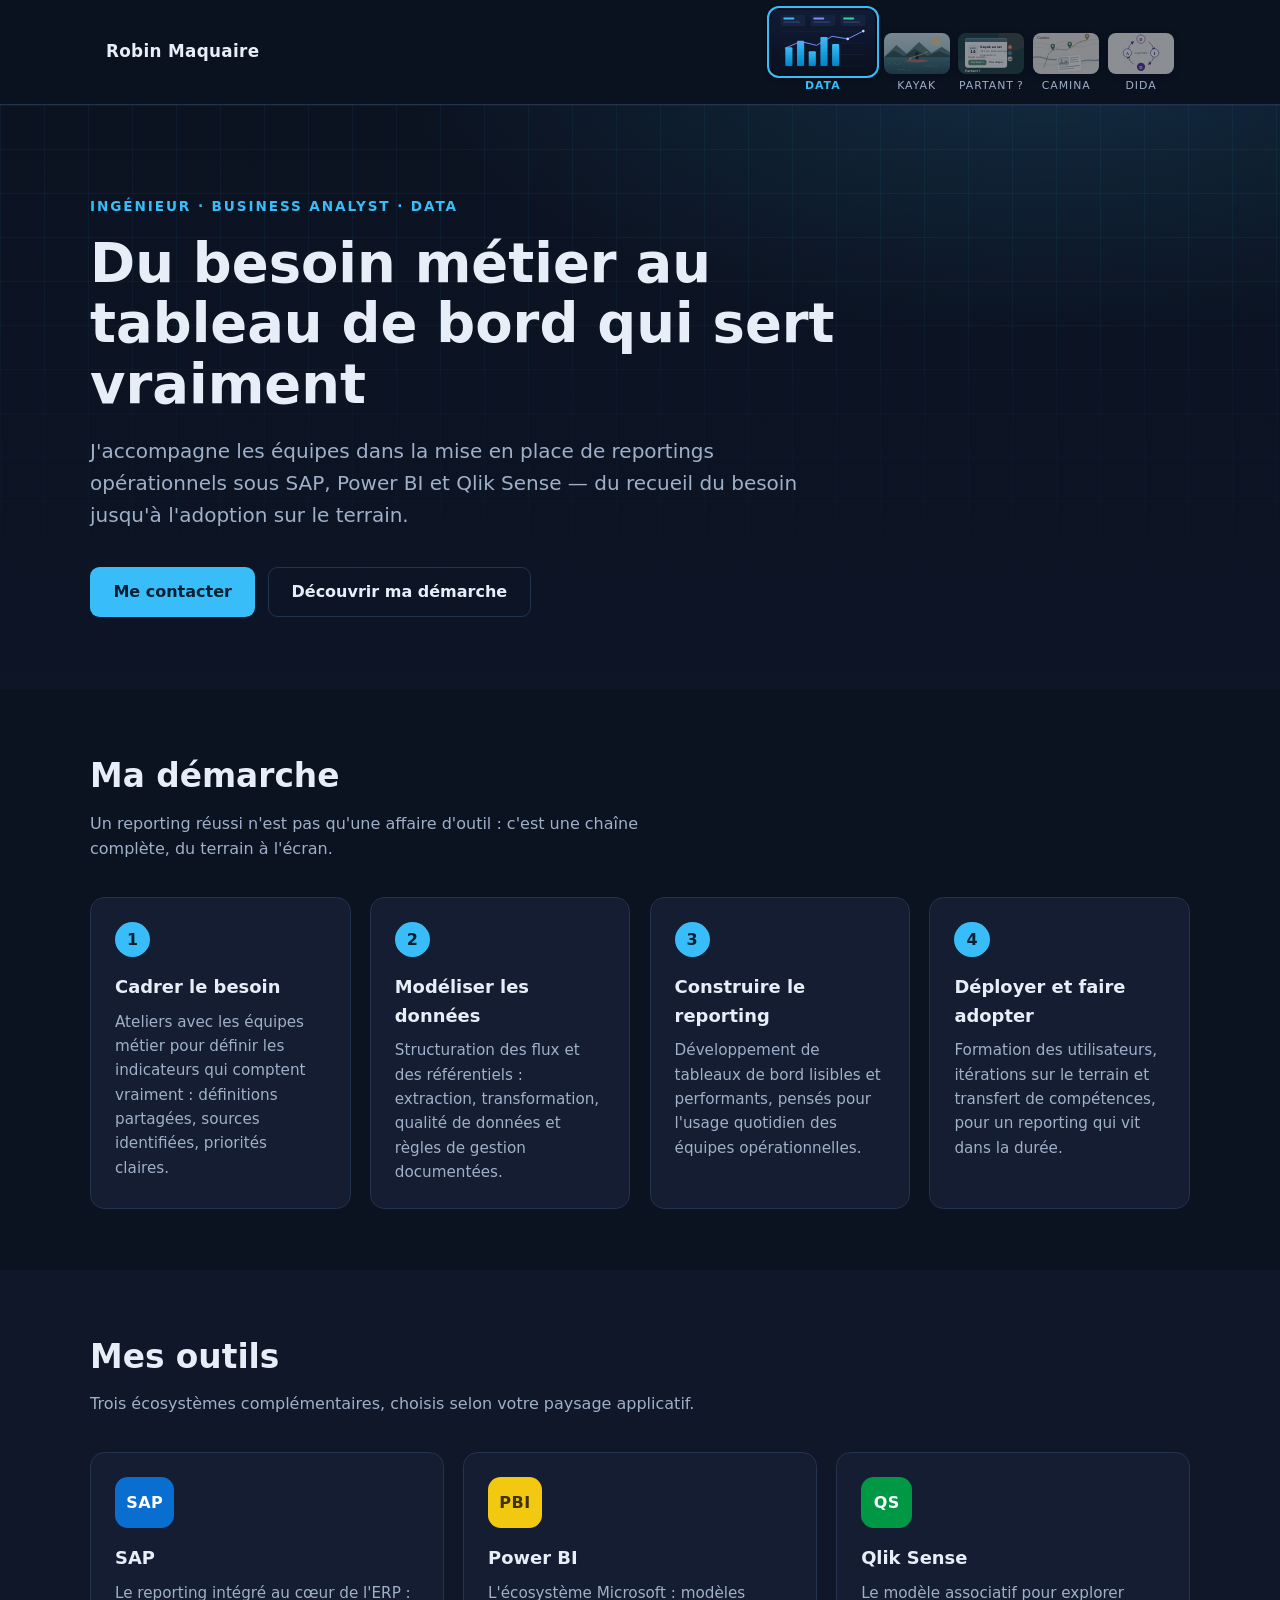
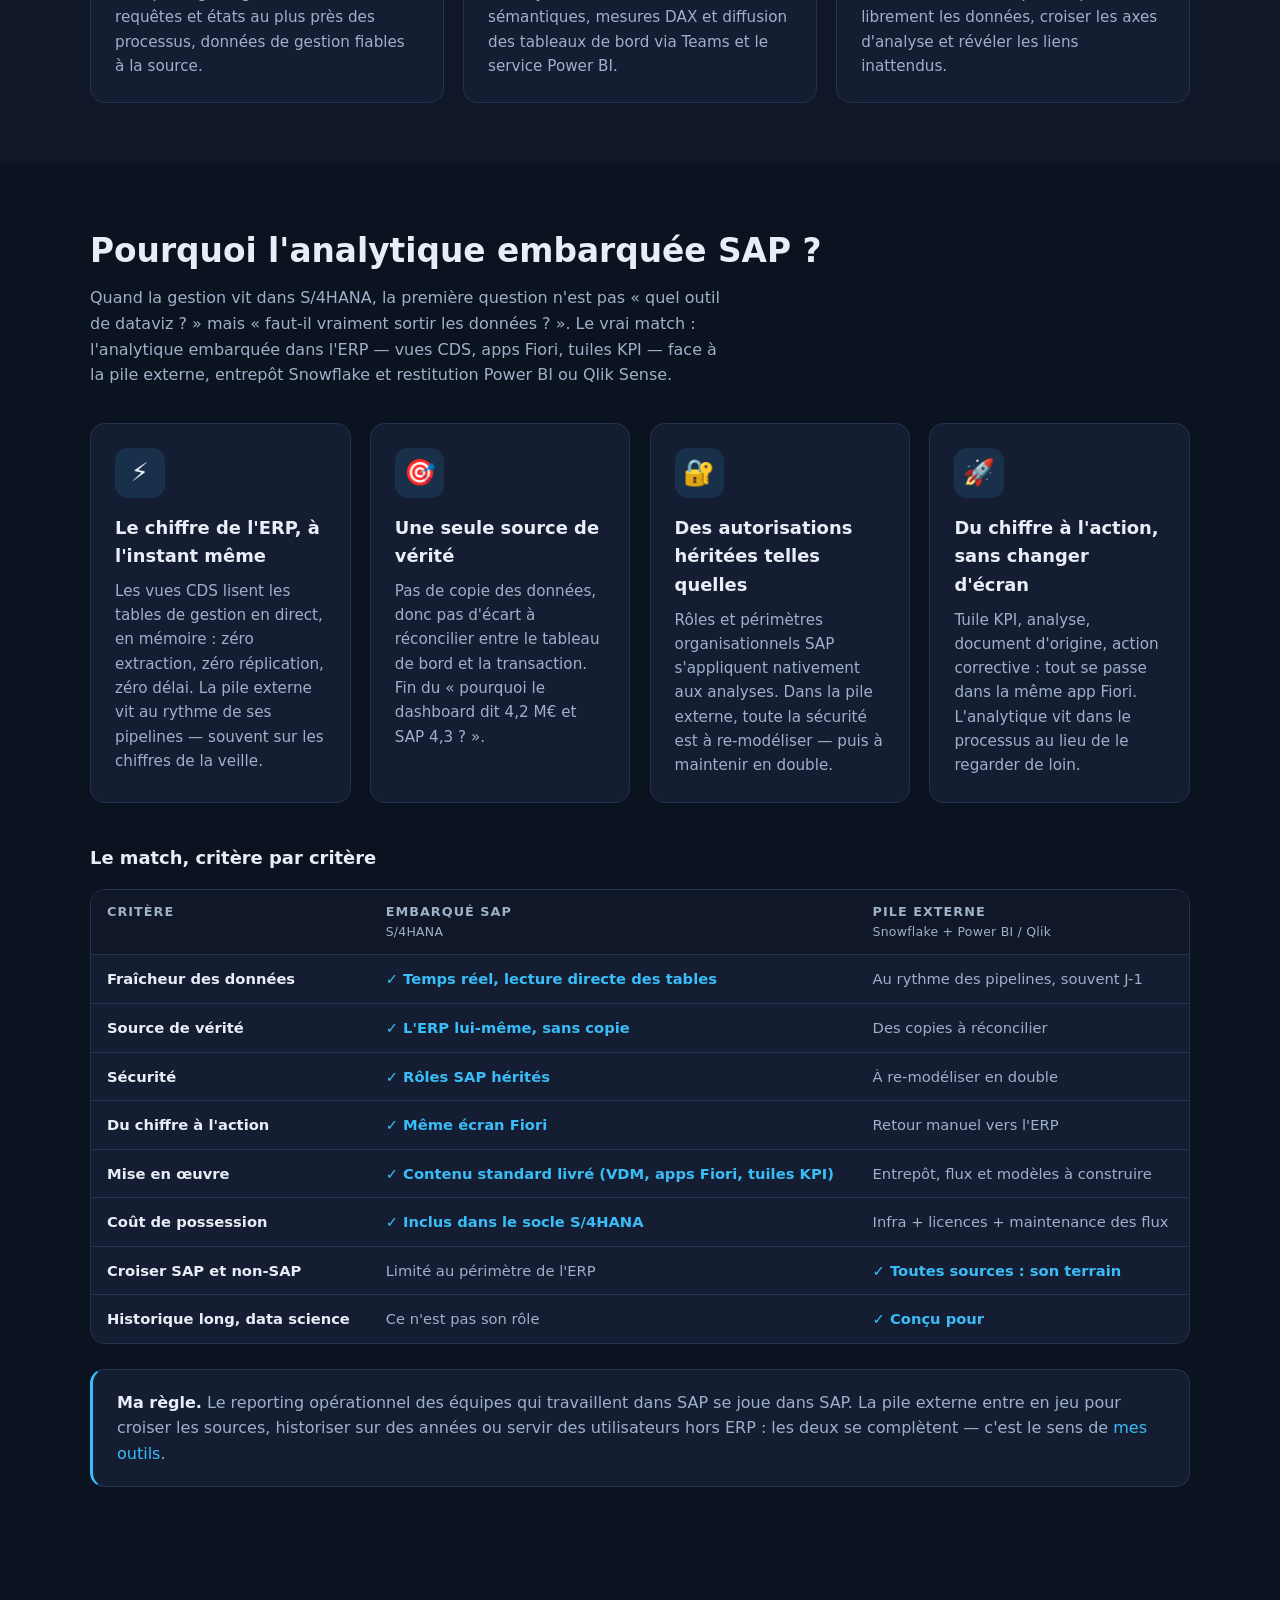
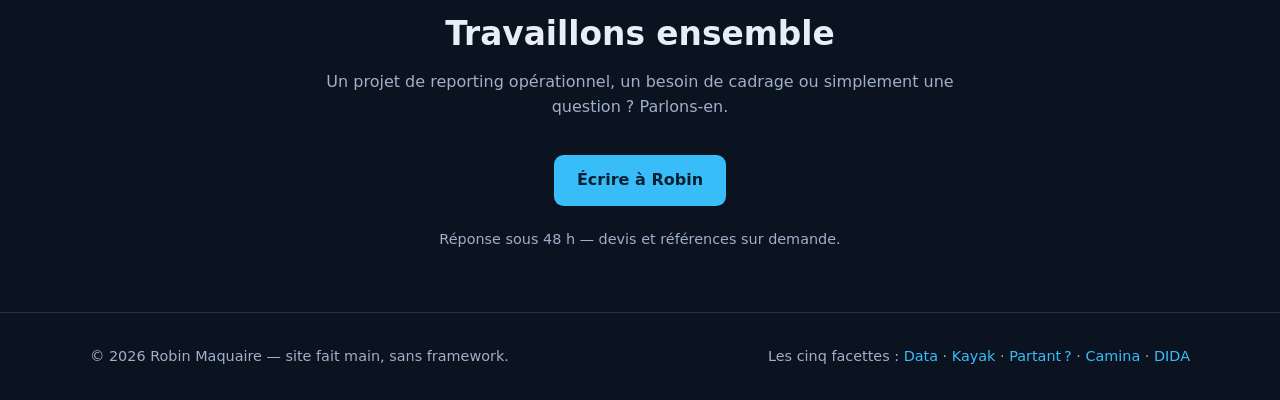
<file: index.html>
<!DOCTYPE html>
<html lang="fr">
<head>
  <meta charset="utf-8">
  <meta name="viewport" content="width=device-width, initial-scale=1">
  <title>Robin Maquaire — Ingénieur &amp; Business Analyst Data</title>
  <meta name="description" content="Mise en place de reporting opérationnel sous SAP, Power BI et Qlik Sense : du recueil du besoin métier au tableau de bord déployé et adopté.">
  <link rel="icon" href="data:image/svg+xml,<svg xmlns='http://www.w3.org/2000/svg' viewBox='0 0 100 100'><text y='.9em' font-size='90'>📊</text></svg>">
  <link rel="stylesheet" href="css/common.css">
  <link rel="stylesheet" href="css/data.css">
</head>
<body data-facet="data">

  <header class="site-header">
    <div class="header-inner">
      <a class="brand" href="index.html">Robin Maquaire</a>
      <nav class="facet-bar" aria-label="Choisir une facette">
        <span class="fc-item fc-current fc-item--data" aria-current="page">
          <img src="assets/carousel-data.svg" alt="">
          <span class="fc-label">Data</span>
        </span>
        <a class="fc-item fc-item--kayak" href="kayak.html">
          <img src="assets/carousel-kayak.svg" alt="">
          <span class="fc-label">Kayak</span>
        </a>
        <a class="fc-item fc-item--partant" href="partant.html">
          <img src="assets/carousel-partant.svg" alt="">
          <span class="fc-label">Partant&#8201;?</span>
        </a>
        <a class="fc-item fc-item--camina" href="camina.html">
          <img src="assets/carousel-camina.svg" alt="">
          <span class="fc-label">Camina</span>
        </a>
        <a class="fc-item fc-item--dida" href="dida.html">
          <img src="assets/carousel-dida.svg" alt="">
          <span class="fc-label">DIDA</span>
        </a>
      </nav>
    </div>
  </header>

  <main>

    <section class="hero hero--data">
      <div class="hero-inner">
        <span class="kicker">Ingénieur · Business Analyst · Data</span>
        <h1>Du besoin métier au tableau de bord qui sert vraiment</h1>
        <p class="lead">J'accompagne les équipes dans la mise en place de reportings opérationnels
          sous SAP, Power BI et Qlik Sense — du recueil du besoin jusqu'à l'adoption sur le terrain.</p>
        <div class="hero-actions">
          <a class="btn btn-primary" href="#contact">Me contacter</a>
          <a class="btn btn-ghost" href="#demarche">Découvrir ma démarche</a>
        </div>
      </div>
    </section>

    <section class="section" id="demarche">
      <div class="section-inner">
        <h2>Ma démarche</h2>
        <p class="section-sub">Un reporting réussi n'est pas qu'une affaire d'outil :
          c'est une chaîne complète, du terrain à l'écran.</p>
        <div class="cards">
          <article class="card">
            <span class="step-num">1</span>
            <h3>Cadrer le besoin</h3>
            <p>Ateliers avec les équipes métier pour définir les indicateurs qui comptent
              vraiment : définitions partagées, sources identifiées, priorités claires.</p>
          </article>
          <article class="card">
            <span class="step-num">2</span>
            <h3>Modéliser les données</h3>
            <p>Structuration des flux et des référentiels : extraction, transformation,
              qualité de données et règles de gestion documentées.</p>
          </article>
          <article class="card">
            <span class="step-num">3</span>
            <h3>Construire le reporting</h3>
            <p>Développement de tableaux de bord lisibles et performants, pensés pour
              l'usage quotidien des équipes opérationnelles.</p>
          </article>
          <article class="card">
            <span class="step-num">4</span>
            <h3>Déployer et faire adopter</h3>
            <p>Formation des utilisateurs, itérations sur le terrain et transfert de
              compétences, pour un reporting qui vit dans la durée.</p>
          </article>
        </div>
      </div>
    </section>

    <section class="section section--alt" id="outils">
      <div class="section-inner">
        <h2>Mes outils</h2>
        <p class="section-sub">Trois écosystèmes complémentaires, choisis selon votre paysage applicatif.</p>
        <div class="cards">
          <article class="card">
            <span class="tool-badge tool-sap">SAP</span>
            <h3>SAP</h3>
            <p>Le reporting intégré au cœur de l'ERP : requêtes et états au plus près
              des processus, données de gestion fiables à la source.</p>
          </article>
          <article class="card">
            <span class="tool-badge tool-pbi">PBI</span>
            <h3>Power BI</h3>
            <p>L'écosystème Microsoft : modèles sémantiques, mesures DAX et diffusion
              des tableaux de bord via Teams et le service Power BI.</p>
          </article>
          <article class="card">
            <span class="tool-badge tool-qlik">QS</span>
            <h3>Qlik Sense</h3>
            <p>Le modèle associatif pour explorer librement les données, croiser les
              axes d'analyse et révéler les liens inattendus.</p>
          </article>
        </div>
      </div>
    </section>

    <section class="section" id="benchmark">
      <div class="section-inner">
        <h2>Pourquoi l'analytique embarquée SAP&nbsp;?</h2>
        <p class="section-sub">Quand la gestion vit dans S/4HANA, la première question n'est pas
          «&nbsp;quel outil de dataviz&nbsp;?&nbsp;» mais «&nbsp;faut-il vraiment sortir les
          données&nbsp;?&nbsp;». Le vrai match&nbsp;: l'analytique embarquée dans l'ERP — vues CDS,
          apps Fiori, tuiles KPI — face à la pile externe, entrepôt Snowflake et restitution
          Power BI ou Qlik Sense.</p>
        <div class="cards">
          <article class="card">
            <span class="picto">⚡</span>
            <h3>Le chiffre de l'ERP, à l'instant même</h3>
            <p>Les vues CDS lisent les tables de gestion en direct, en mémoire&nbsp;: zéro
              extraction, zéro réplication, zéro délai. La pile externe vit au rythme de ses
              pipelines — souvent sur les chiffres de la veille.</p>
          </article>
          <article class="card">
            <span class="picto">🎯</span>
            <h3>Une seule source de vérité</h3>
            <p>Pas de copie des données, donc pas d'écart à réconcilier entre le tableau de bord
              et la transaction. Fin du «&nbsp;pourquoi le dashboard dit 4,2&nbsp;M€ et
              SAP&nbsp;4,3&nbsp;?&nbsp;».</p>
          </article>
          <article class="card">
            <span class="picto">🔐</span>
            <h3>Des autorisations héritées telles quelles</h3>
            <p>Rôles et périmètres organisationnels SAP s'appliquent nativement aux analyses.
              Dans la pile externe, toute la sécurité est à re-modéliser — puis à maintenir en
              double.</p>
          </article>
          <article class="card">
            <span class="picto">🚀</span>
            <h3>Du chiffre à l'action, sans changer d'écran</h3>
            <p>Tuile KPI, analyse, document d'origine, action corrective&nbsp;: tout se passe
              dans la même app Fiori. L'analytique vit dans le processus au lieu de le regarder
              de loin.</p>
          </article>
        </div>
        <h3 class="bench-h3">Le match, critère par critère</h3>
        <div class="bench-table-wrap">
          <table class="bench-table">
            <thead>
              <tr>
                <th scope="col">Critère</th>
                <th scope="col">Embarqué SAP <span class="bench-col-sub">S/4HANA</span></th>
                <th scope="col">Pile externe <span class="bench-col-sub">Snowflake + Power&nbsp;BI / Qlik</span></th>
              </tr>
            </thead>
            <tbody>
              <tr>
                <th scope="row">Fraîcheur des données</th>
                <td class="win">✓&nbsp;Temps réel, lecture directe des tables</td>
                <td>Au rythme des pipelines, souvent J-1</td>
              </tr>
              <tr>
                <th scope="row">Source de vérité</th>
                <td class="win">✓&nbsp;L'ERP lui-même, sans copie</td>
                <td>Des copies à réconcilier</td>
              </tr>
              <tr>
                <th scope="row">Sécurité</th>
                <td class="win">✓&nbsp;Rôles SAP hérités</td>
                <td>À re-modéliser en double</td>
              </tr>
              <tr>
                <th scope="row">Du chiffre à l'action</th>
                <td class="win">✓&nbsp;Même écran Fiori</td>
                <td>Retour manuel vers l'ERP</td>
              </tr>
              <tr>
                <th scope="row">Mise en œuvre</th>
                <td class="win">✓&nbsp;Contenu standard livré (VDM, apps Fiori, tuiles KPI)</td>
                <td>Entrepôt, flux et modèles à construire</td>
              </tr>
              <tr>
                <th scope="row">Coût de possession</th>
                <td class="win">✓&nbsp;Inclus dans le socle S/4HANA</td>
                <td>Infra + licences + maintenance des flux</td>
              </tr>
              <tr>
                <th scope="row">Croiser SAP et non-SAP</th>
                <td>Limité au périmètre de l'ERP</td>
                <td class="win">✓&nbsp;Toutes sources&nbsp;: son terrain</td>
              </tr>
              <tr>
                <th scope="row">Historique long, data science</th>
                <td>Ce n'est pas son rôle</td>
                <td class="win">✓&nbsp;Conçu pour</td>
              </tr>
            </tbody>
          </table>
        </div>
        <aside class="bench-verdict">
          <p><strong>Ma règle.</strong> Le reporting opérationnel des équipes qui travaillent dans
            SAP se joue dans SAP. La pile externe entre en jeu pour croiser les sources, historiser
            sur des années ou servir des utilisateurs hors ERP&nbsp;: les deux se complètent —
            c'est le sens de <a href="#outils">mes outils</a>.</p>
        </aside>
      </div>
    </section>

    <section class="section contact" id="contact">
      <div class="section-inner">
        <h2>Travaillons ensemble</h2>
        <p class="section-sub">Un projet de reporting opérationnel, un besoin de cadrage
          ou simplement une question&nbsp;? Parlons-en.</p>
        <a class="btn btn-primary" href="mailto:robin.maquaire@gmail.com?subject=Contact%20%E2%80%94%20Reporting%20data">Écrire à Robin</a>
        <p class="contact-note">Réponse sous 48&nbsp;h — devis et références sur demande.</p>
      </div>
    </section>

  </main>

  <footer class="site-footer">
    <div class="footer-inner">
      <span>© 2026 Robin Maquaire — site fait main, sans framework.</span>
      <span>Les cinq facettes&nbsp;:
        <a href="index.html">Data</a> ·
        <a href="kayak.html">Kayak</a> ·
        <a href="partant.html">Partant&#8201;?</a> ·
        <a href="camina.html">Camina</a> ·
        <a href="dida.html">DIDA</a>
      </span>
    </div>
  </footer>

  <script src="js/carousel.js"></script>
</body>
</html>
</file>
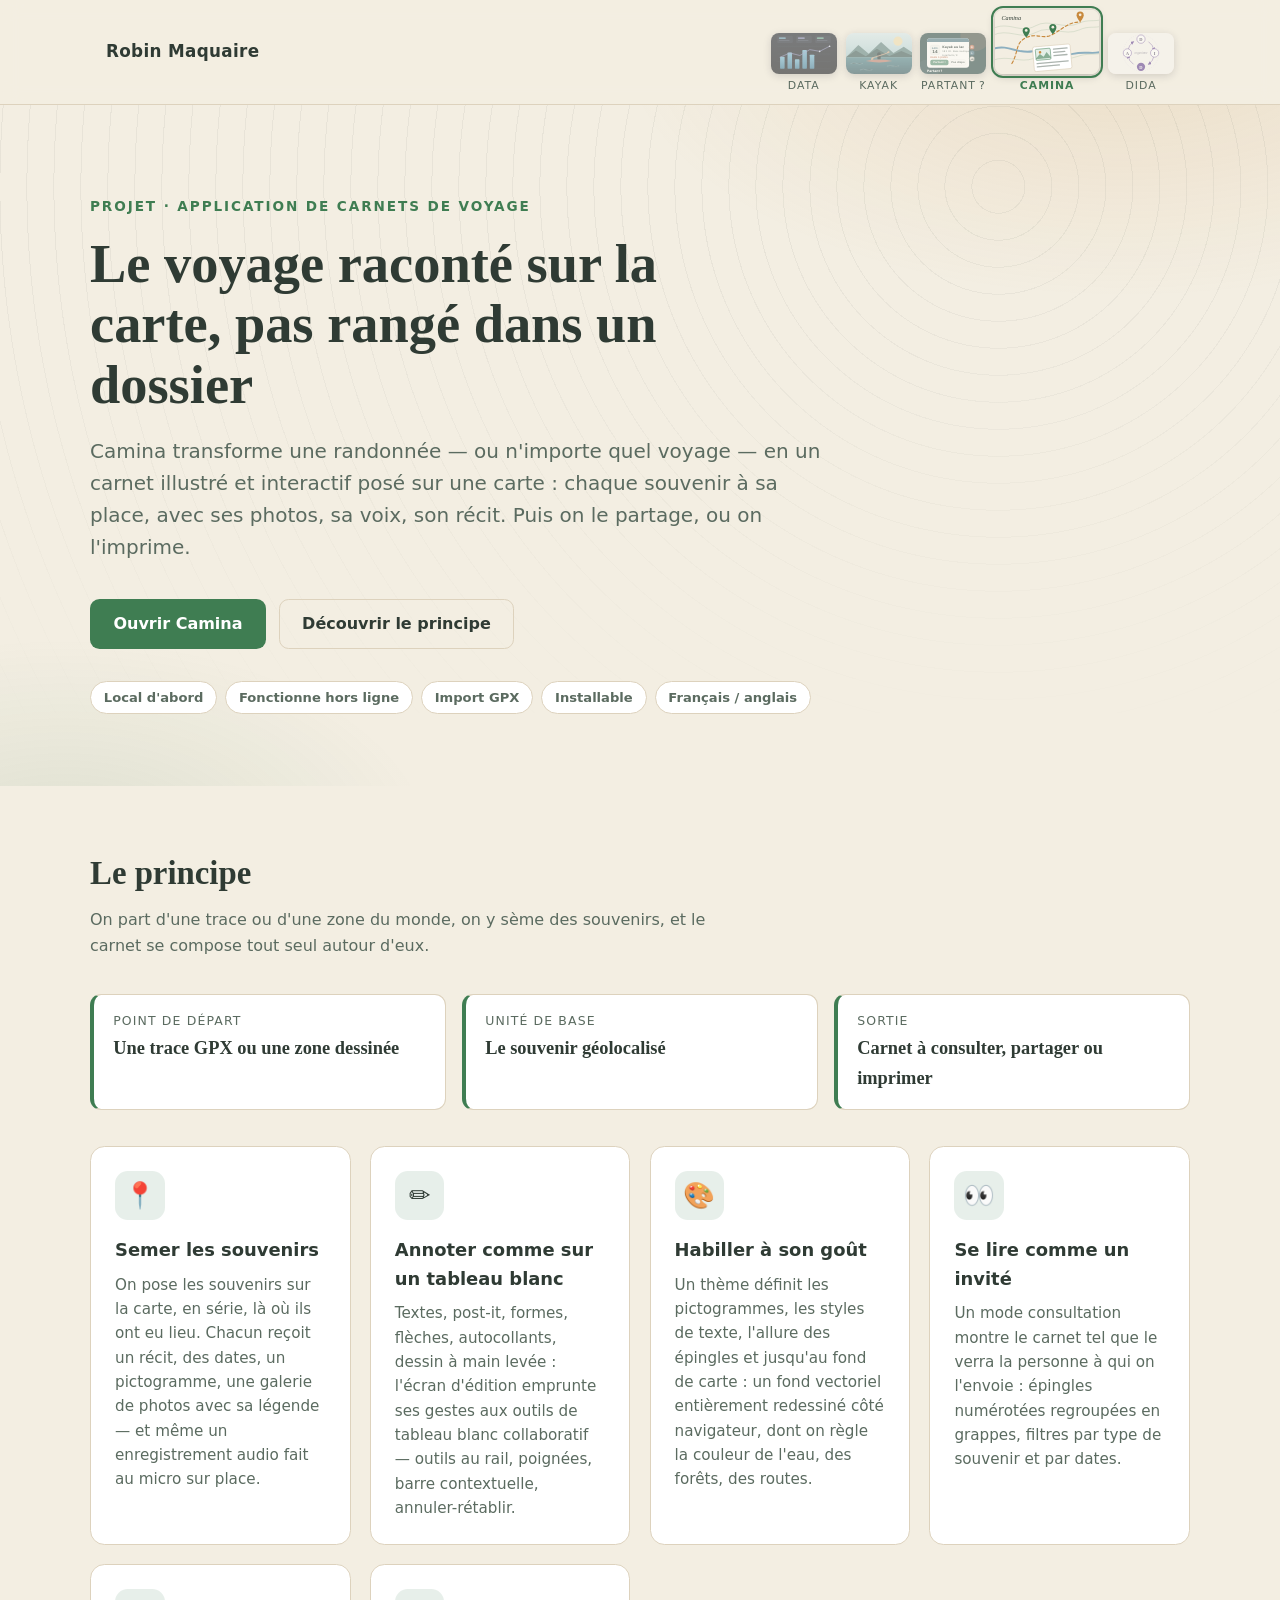
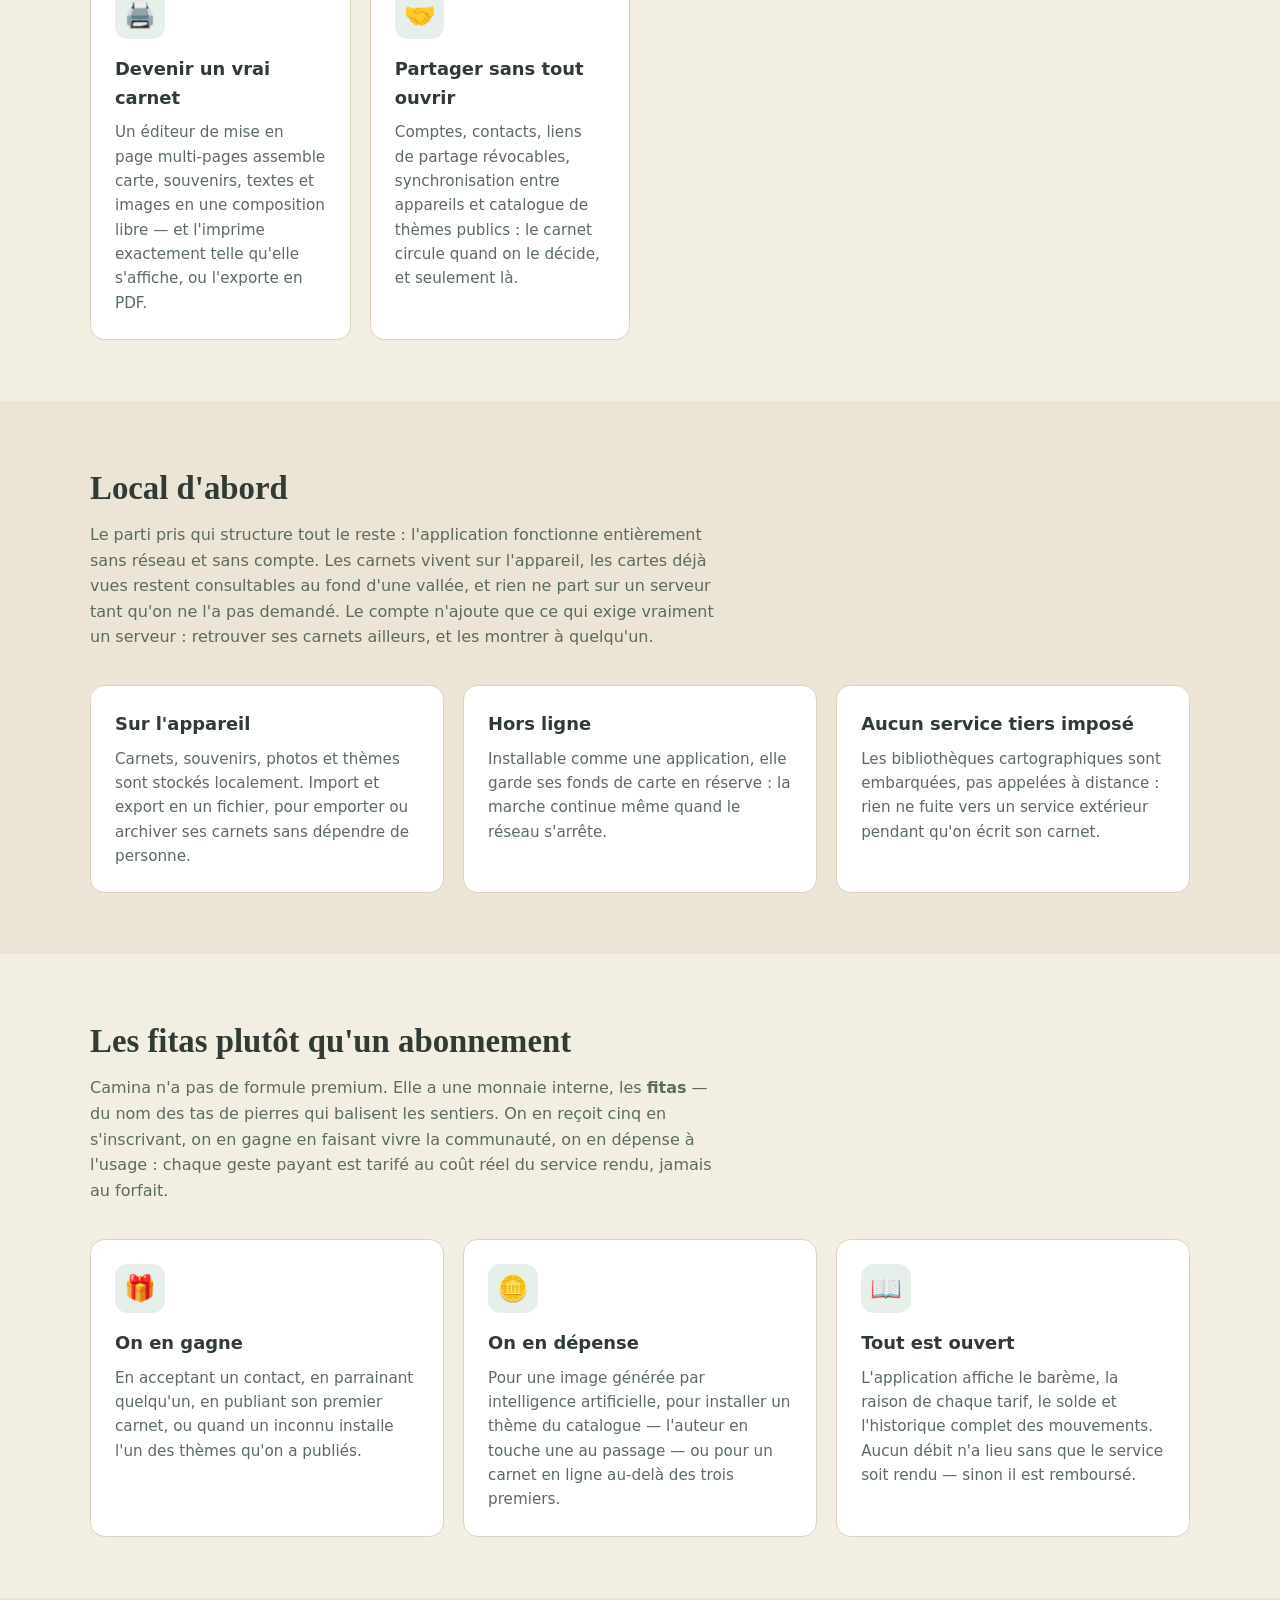
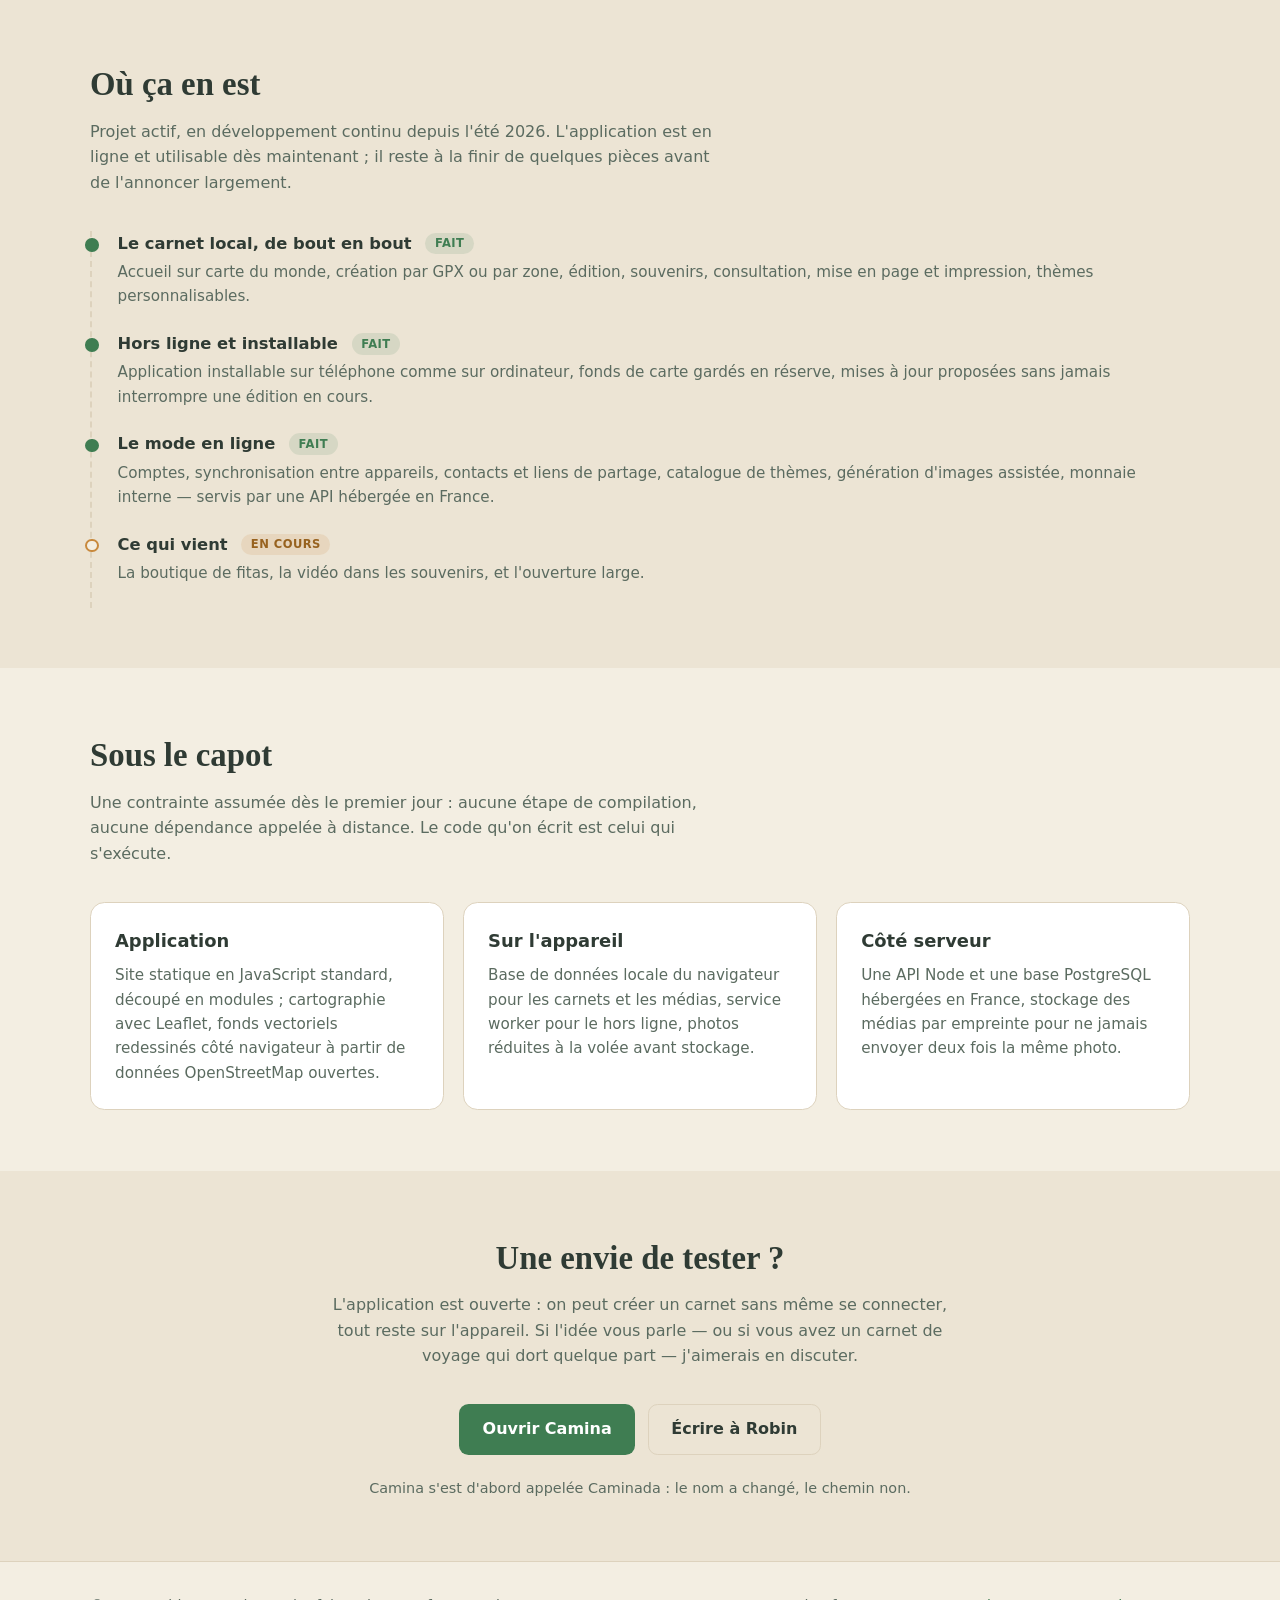
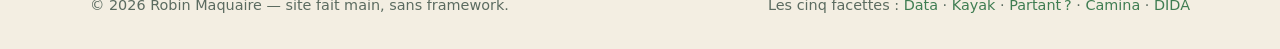
<file: camina.html>
<!DOCTYPE html>
<html lang="fr">
<head>
  <meta charset="utf-8">
  <meta name="viewport" content="width=device-width, initial-scale=1">
  <title>Camina — Le carnet de voyage posé sur la carte</title>
  <meta name="description" content="Camina transforme une randonnée ou n'importe quel voyage en carnet illustré et interactif posé sur une carte : souvenirs géolocalisés, photos, audio, thèmes et mise en page imprimable.">
  <link rel="icon" href="data:image/svg+xml,<svg xmlns='http://www.w3.org/2000/svg' viewBox='0 0 100 100'><text y='.9em' font-size='90'>🗺️</text></svg>">
  <link rel="stylesheet" href="css/common.css">
  <link rel="stylesheet" href="css/camina.css">
</head>
<body data-facet="camina">

  <header class="site-header">
    <div class="header-inner">
      <a class="brand" href="index.html">Robin Maquaire</a>
      <nav class="facet-bar" aria-label="Choisir une facette">
        <a class="fc-item fc-item--data" href="index.html">
          <img src="assets/carousel-data.svg" alt="">
          <span class="fc-label">Data</span>
        </a>
        <a class="fc-item fc-item--kayak" href="kayak.html">
          <img src="assets/carousel-kayak.svg" alt="">
          <span class="fc-label">Kayak</span>
        </a>
        <a class="fc-item fc-item--partant" href="partant.html">
          <img src="assets/carousel-partant.svg" alt="">
          <span class="fc-label">Partant&#8201;?</span>
        </a>
        <span class="fc-item fc-current fc-item--camina" aria-current="page">
          <img src="assets/carousel-camina.svg" alt="">
          <span class="fc-label">Camina</span>
        </span>
        <a class="fc-item fc-item--dida" href="dida.html">
          <img src="assets/carousel-dida.svg" alt="">
          <span class="fc-label">DIDA</span>
        </a>
      </nav>
    </div>
  </header>

  <main>

    <section class="hero hero--camina">
      <div class="hero-inner">
        <span class="kicker">Projet · Application de carnets de voyage</span>
        <h1>Le voyage raconté sur la carte, pas rangé dans un dossier</h1>
        <p class="lead">Camina transforme une randonnée — ou n'importe quel voyage — en un carnet
          illustré et interactif posé sur une carte&nbsp;: chaque souvenir à sa place, avec ses
          photos, sa voix, son récit. Puis on le partage, ou on l'imprime.</p>
        <div class="hero-actions">
          <a class="btn btn-primary" href="https://caminada.cleverapps.io" rel="noopener">Ouvrir Camina</a>
          <a class="btn btn-ghost" href="#principe">Découvrir le principe</a>
        </div>
        <div class="chips" aria-label="Traits marquants">
          <span class="chip">Local d'abord</span>
          <span class="chip">Fonctionne hors ligne</span>
          <span class="chip">Import GPX</span>
          <span class="chip">Installable</span>
          <span class="chip">Français / anglais</span>
        </div>
      </div>
    </section>

    <section class="section" id="principe">
      <div class="section-inner">
        <h2>Le principe</h2>
        <p class="section-sub">On part d'une trace ou d'une zone du monde, on y sème des souvenirs,
          et le carnet se compose tout seul autour d'eux.</p>

        <dl class="facts">
          <div class="fact">
            <dt>Point de départ</dt>
            <dd>Une trace GPX ou une zone dessinée</dd>
          </div>
          <div class="fact">
            <dt>Unité de base</dt>
            <dd>Le souvenir géolocalisé</dd>
          </div>
          <div class="fact">
            <dt>Sortie</dt>
            <dd>Carnet à consulter, partager ou imprimer</dd>
          </div>
        </dl>

        <div class="cards" style="margin-top:2.2rem">
          <article class="card">
            <span class="picto">📍</span>
            <h3>Semer les souvenirs</h3>
            <p>On pose les souvenirs sur la carte, en série, là où ils ont eu lieu. Chacun reçoit
              un récit, des dates, un pictogramme, une galerie de photos avec sa légende — et
              même un enregistrement audio fait au micro sur place.</p>
          </article>
          <article class="card">
            <span class="picto">✏️</span>
            <h3>Annoter comme sur un tableau blanc</h3>
            <p>Textes, post-it, formes, flèches, autocollants, dessin à main levée&nbsp;: l'écran
              d'édition emprunte ses gestes aux outils de tableau blanc collaboratif — outils au
              rail, poignées, barre contextuelle, annuler-rétablir.</p>
          </article>
          <article class="card">
            <span class="picto">🎨</span>
            <h3>Habiller à son goût</h3>
            <p>Un thème définit les pictogrammes, les styles de texte, l'allure des épingles et
              jusqu'au fond de carte&nbsp;: un fond vectoriel entièrement redessiné côté
              navigateur, dont on règle la couleur de l'eau, des forêts, des routes.</p>
          </article>
          <article class="card">
            <span class="picto">👀</span>
            <h3>Se lire comme un invité</h3>
            <p>Un mode consultation montre le carnet tel que le verra la personne à qui on
              l'envoie&nbsp;: épingles numérotées regroupées en grappes, filtres par type de
              souvenir et par dates.</p>
          </article>
          <article class="card">
            <span class="picto">🖨️</span>
            <h3>Devenir un vrai carnet</h3>
            <p>Un éditeur de mise en page multi-pages assemble carte, souvenirs, textes et images
              en une composition libre — et l'imprime exactement telle qu'elle s'affiche, ou
              l'exporte en PDF.</p>
          </article>
          <article class="card">
            <span class="picto">🤝</span>
            <h3>Partager sans tout ouvrir</h3>
            <p>Comptes, contacts, liens de partage révocables, synchronisation entre appareils et
              catalogue de thèmes publics&nbsp;: le carnet circule quand on le décide, et
              seulement là.</p>
          </article>
        </div>
      </div>
    </section>

    <section class="section section--alt" id="local">
      <div class="section-inner">
        <h2>Local d'abord</h2>
        <p class="section-sub">Le parti pris qui structure tout le reste&nbsp;: l'application
          fonctionne entièrement sans réseau et sans compte. Les carnets vivent sur l'appareil,
          les cartes déjà vues restent consultables au fond d'une vallée, et rien ne part sur un
          serveur tant qu'on ne l'a pas demandé. Le compte n'ajoute que ce qui exige vraiment un
          serveur&nbsp;: retrouver ses carnets ailleurs, et les montrer à quelqu'un.</p>
        <div class="cards">
          <article class="card">
            <h3>Sur l'appareil</h3>
            <p>Carnets, souvenirs, photos et thèmes sont stockés localement. Import et export en
              un fichier, pour emporter ou archiver ses carnets sans dépendre de personne.</p>
          </article>
          <article class="card">
            <h3>Hors ligne</h3>
            <p>Installable comme une application, elle garde ses fonds de carte en réserve&nbsp;:
              la marche continue même quand le réseau s'arrête.</p>
          </article>
          <article class="card">
            <h3>Aucun service tiers imposé</h3>
            <p>Les bibliothèques cartographiques sont embarquées, pas appelées à distance&nbsp;:
              rien ne fuite vers un service extérieur pendant qu'on écrit son carnet.</p>
          </article>
        </div>
      </div>
    </section>

    <section class="section" id="fitas">
      <div class="section-inner">
        <h2>Les fitas plutôt qu'un abonnement</h2>
        <p class="section-sub">Camina n'a pas de formule premium. Elle a une monnaie interne, les
          <strong>fitas</strong> — du nom des tas de pierres qui balisent les sentiers. On en
          reçoit cinq en s'inscrivant, on en gagne en faisant vivre la communauté, on en dépense
          à l'usage&nbsp;: chaque geste payant est tarifé au coût réel du service rendu, jamais
          au forfait.</p>
        <div class="cards">
          <article class="card">
            <span class="picto">🎁</span>
            <h3>On en gagne</h3>
            <p>En acceptant un contact, en parrainant quelqu'un, en publiant son premier carnet,
              ou quand un inconnu installe l'un des thèmes qu'on a publiés.</p>
          </article>
          <article class="card">
            <span class="picto">🪙</span>
            <h3>On en dépense</h3>
            <p>Pour une image générée par intelligence artificielle, pour installer un thème du
              catalogue — l'auteur en touche une au passage — ou pour un carnet en ligne
              au-delà des trois premiers.</p>
          </article>
          <article class="card">
            <span class="picto">📖</span>
            <h3>Tout est ouvert</h3>
            <p>L'application affiche le barème, la raison de chaque tarif, le solde et
              l'historique complet des mouvements. Aucun débit n'a lieu sans que le service soit
              rendu — sinon il est remboursé.</p>
          </article>
        </div>
      </div>
    </section>

    <section class="section section--alt" id="avancement">
      <div class="section-inner">
        <h2>Où ça en est</h2>
        <p class="section-sub">Projet actif, en développement continu depuis l'été 2026.
          L'application est en ligne et utilisable dès maintenant&nbsp;; il reste à la finir
          de quelques pièces avant de l'annoncer largement.</p>
        <ol class="milestones">
          <li class="done">
            <h3>Le carnet local, de bout en bout <span class="state">Fait</span></h3>
            <p>Accueil sur carte du monde, création par GPX ou par zone, édition, souvenirs,
              consultation, mise en page et impression, thèmes personnalisables.</p>
          </li>
          <li class="done">
            <h3>Hors ligne et installable <span class="state">Fait</span></h3>
            <p>Application installable sur téléphone comme sur ordinateur, fonds de carte gardés
              en réserve, mises à jour proposées sans jamais interrompre une édition en cours.</p>
          </li>
          <li class="done">
            <h3>Le mode en ligne <span class="state">Fait</span></h3>
            <p>Comptes, synchronisation entre appareils, contacts et liens de partage, catalogue
              de thèmes, génération d'images assistée, monnaie interne — servis par une API
              hébergée en France.</p>
          </li>
          <li class="next">
            <h3>Ce qui vient <span class="state">En cours</span></h3>
            <p>La boutique de fitas, la vidéo dans les souvenirs, et l'ouverture large.</p>
          </li>
        </ol>
      </div>
    </section>

    <section class="section" id="technique">
      <div class="section-inner">
        <h2>Sous le capot</h2>
        <p class="section-sub">Une contrainte assumée dès le premier jour&nbsp;: aucune étape de
          compilation, aucune dépendance appelée à distance. Le code qu'on écrit est celui qui
          s'exécute.</p>
        <div class="cards">
          <article class="card">
            <h3>Application</h3>
            <p>Site statique en JavaScript standard, découpé en modules&nbsp;; cartographie avec
              Leaflet, fonds vectoriels redessinés côté navigateur à partir de données
              OpenStreetMap ouvertes.</p>
          </article>
          <article class="card">
            <h3>Sur l'appareil</h3>
            <p>Base de données locale du navigateur pour les carnets et les médias, service
              worker pour le hors ligne, photos réduites à la volée avant stockage.</p>
          </article>
          <article class="card">
            <h3>Côté serveur</h3>
            <p>Une API Node et une base PostgreSQL hébergées en France, stockage des médias par
              empreinte pour ne jamais envoyer deux fois la même photo.</p>
          </article>
        </div>
      </div>
    </section>

    <section class="section section--alt contact" id="contact">
      <div class="section-inner">
        <h2>Une envie de tester&nbsp;?</h2>
        <p class="section-sub">L'application est ouverte&nbsp;: on peut créer un carnet sans même
          se connecter, tout reste sur l'appareil. Si l'idée vous parle — ou si vous avez un
          carnet de voyage qui dort quelque part — j'aimerais en discuter.</p>
        <div class="hero-actions" style="justify-content:center">
          <a class="btn btn-primary" href="https://caminada.cleverapps.io" rel="noopener">Ouvrir Camina</a>
          <a class="btn btn-ghost" href="mailto:robin.maquaire@gmail.com?subject=Camina%20%E2%80%94%20Int%C3%A9ress%C3%A9%28e%29">Écrire à Robin</a>
        </div>
        <p class="contact-note">Camina s'est d'abord appelée Caminada&nbsp;: le nom a changé, le
          chemin non.</p>
      </div>
    </section>

  </main>

  <footer class="site-footer">
    <div class="footer-inner">
      <span>© 2026 Robin Maquaire — site fait main, sans framework.</span>
      <span>Les cinq facettes&nbsp;:
        <a href="index.html">Data</a> ·
        <a href="kayak.html">Kayak</a> ·
        <a href="partant.html">Partant&#8201;?</a> ·
        <a href="camina.html">Camina</a> ·
        <a href="dida.html">DIDA</a>
      </span>
    </div>
  </footer>

  <script src="js/carousel.js"></script>
</body>
</html>
</file>
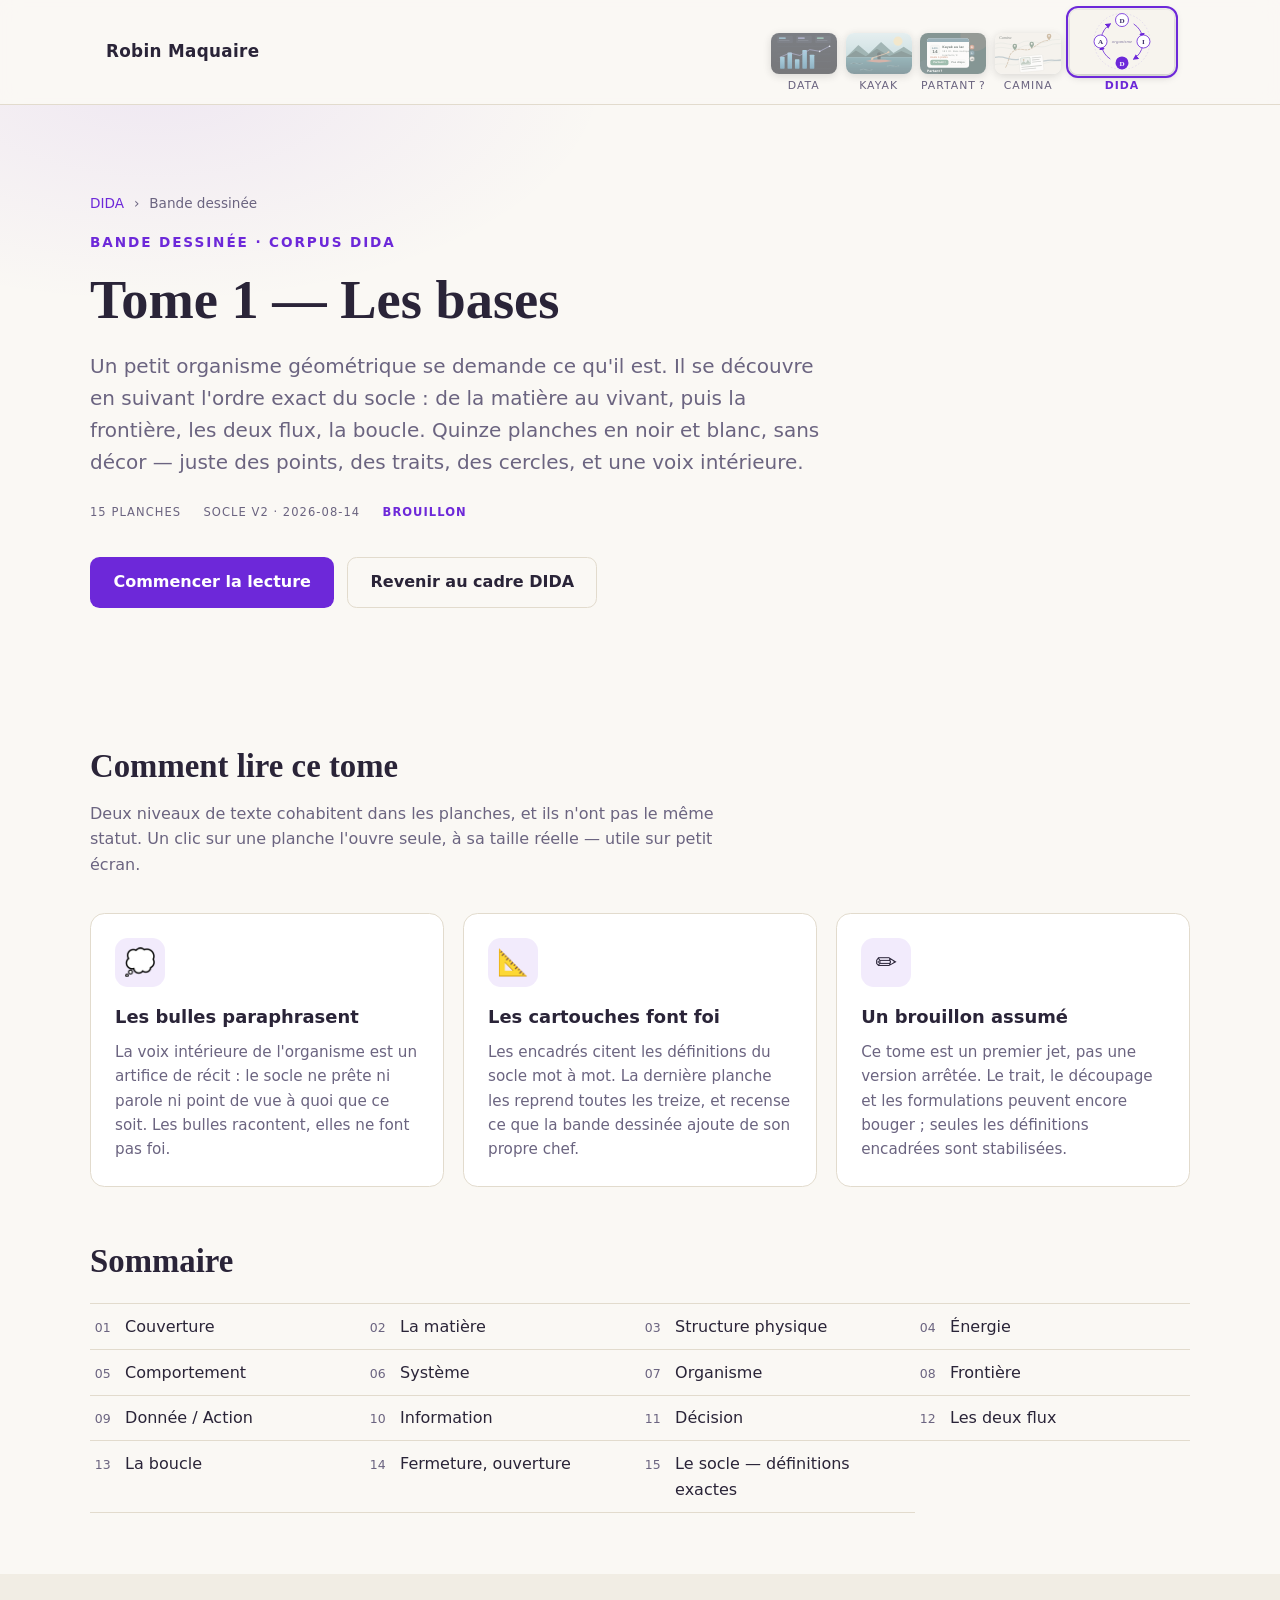
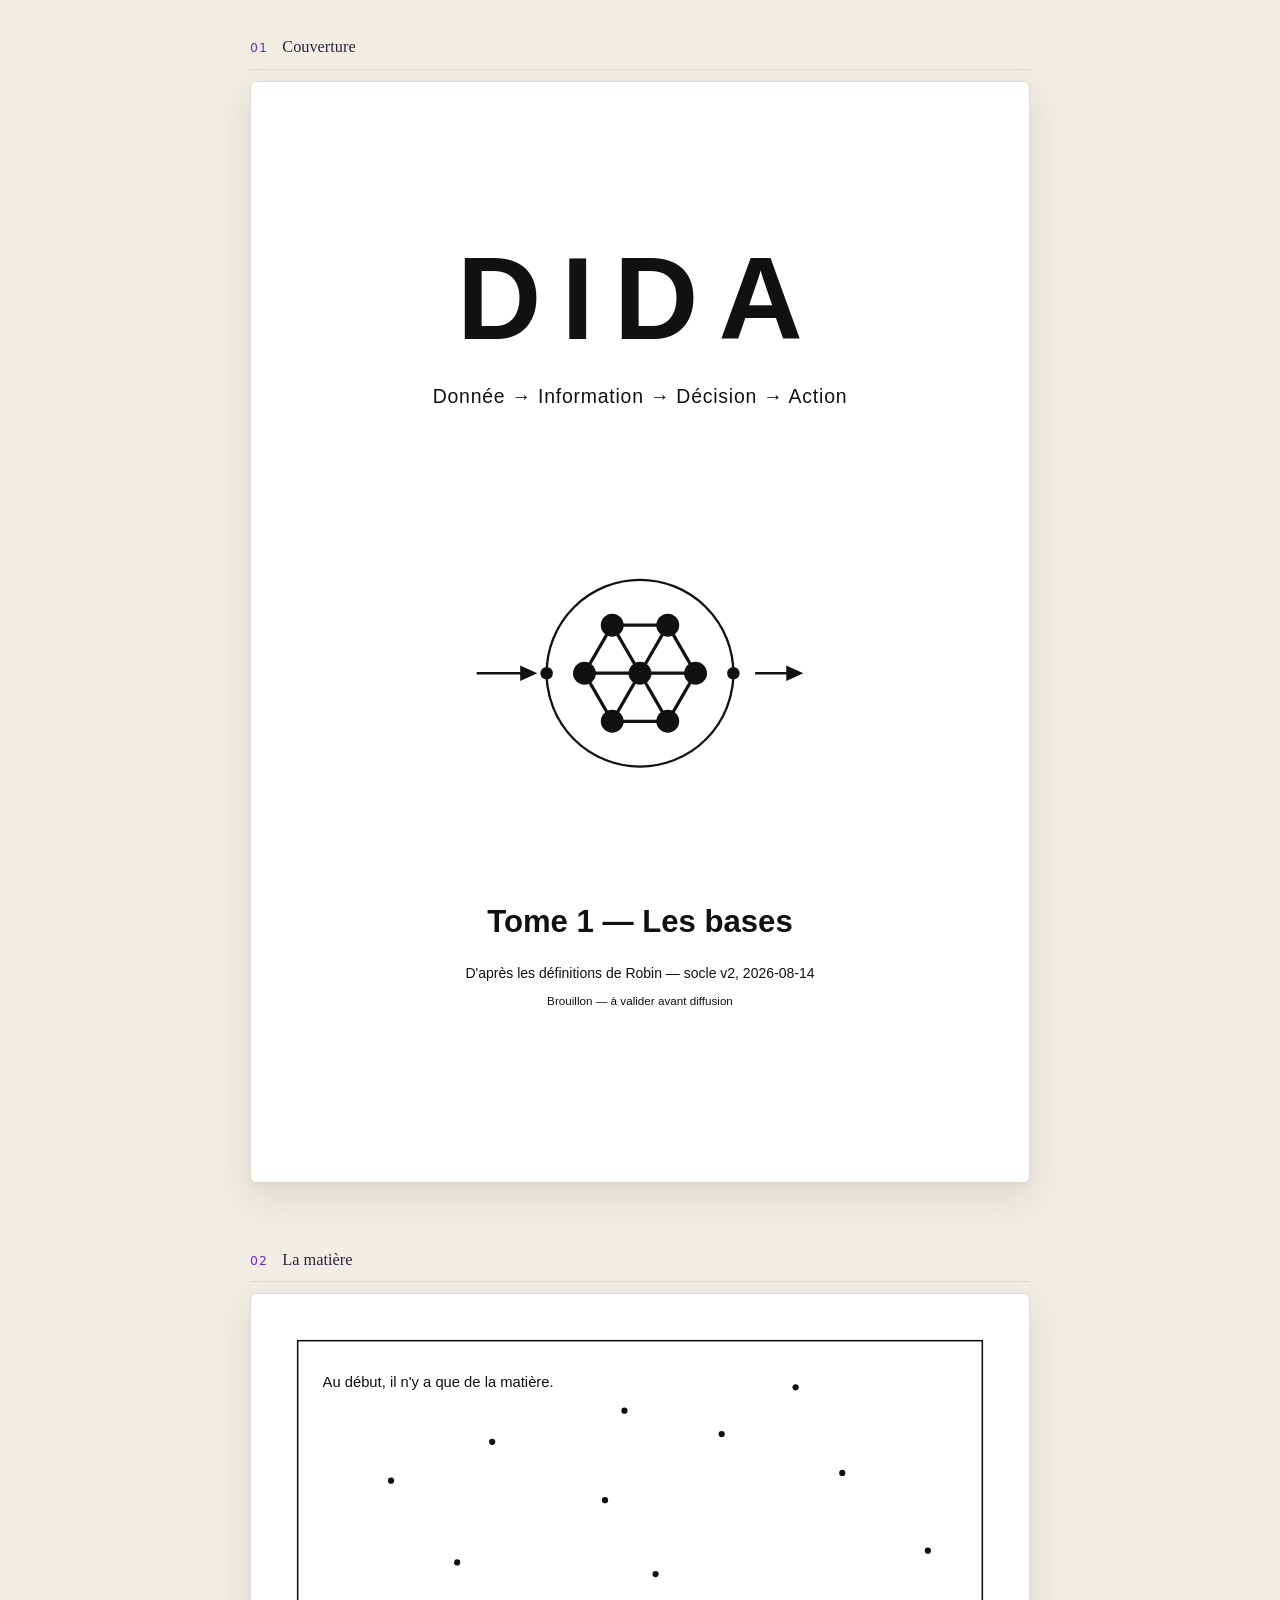
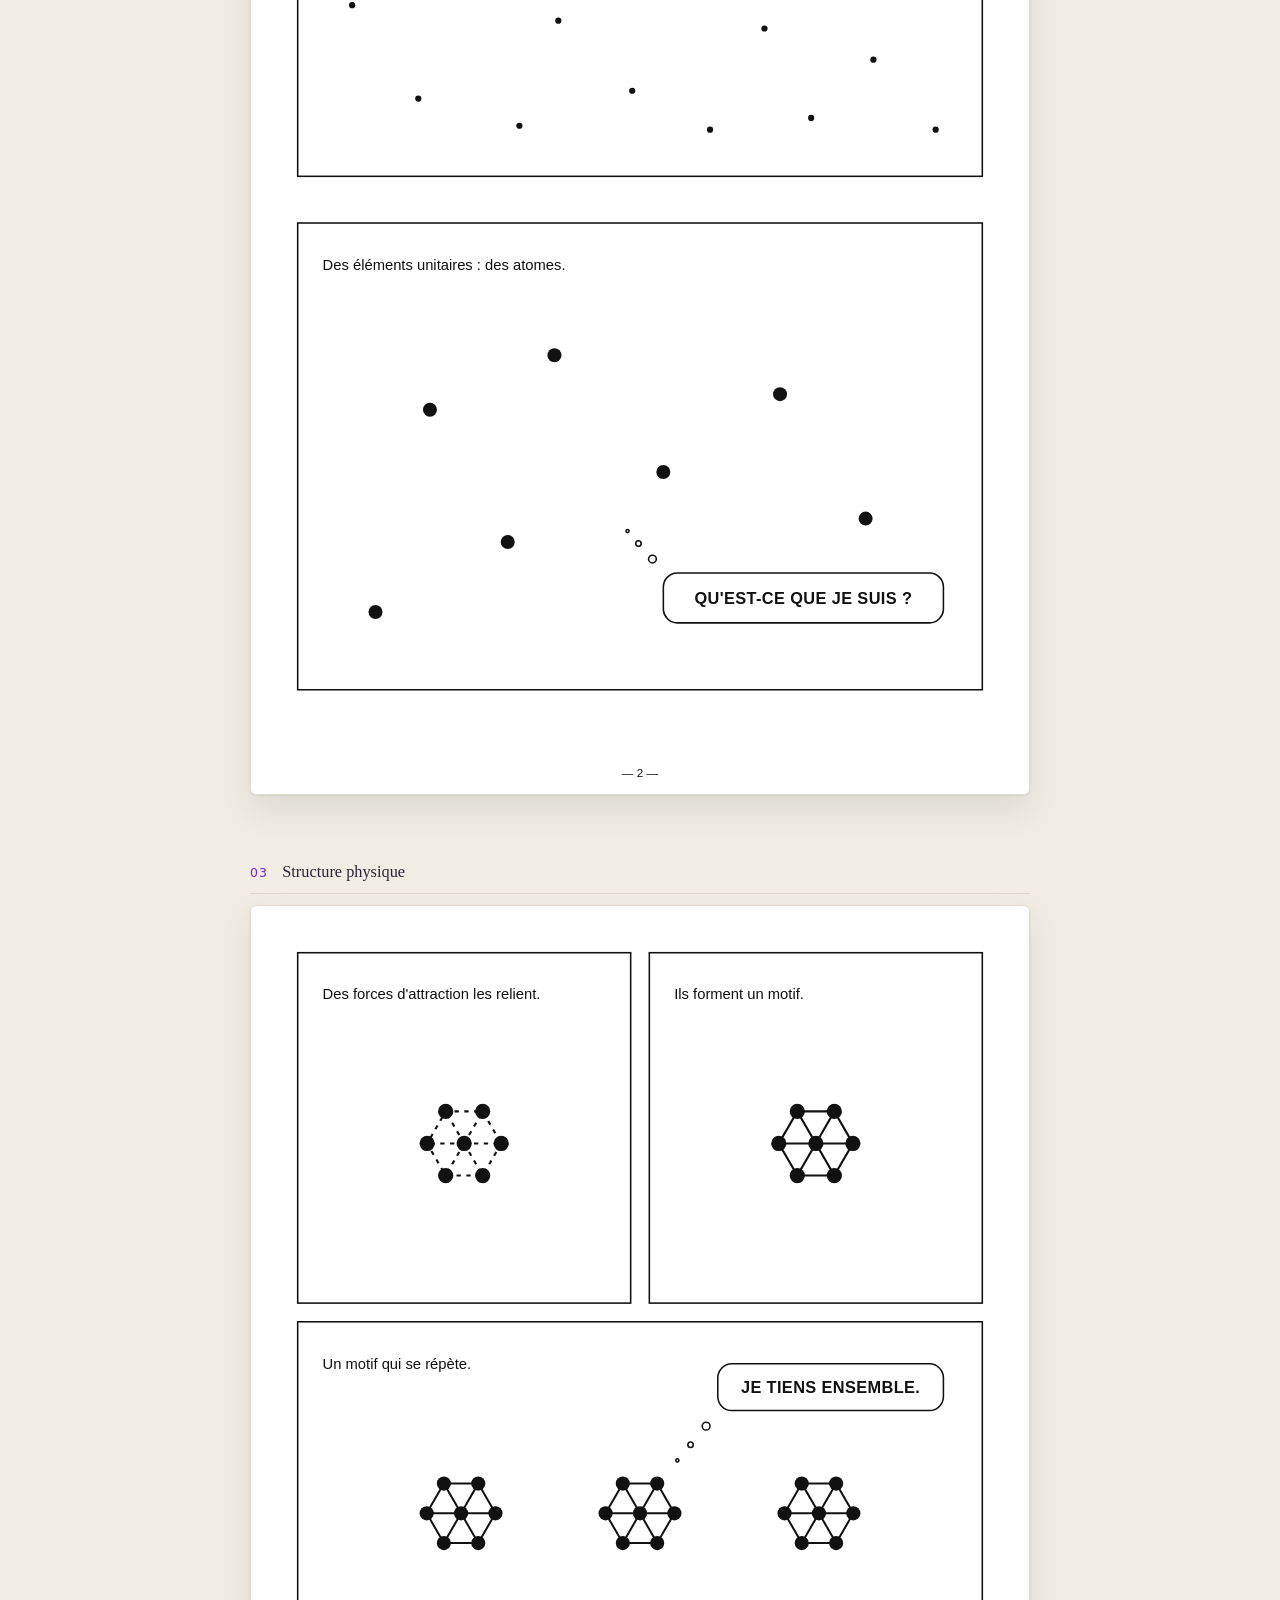
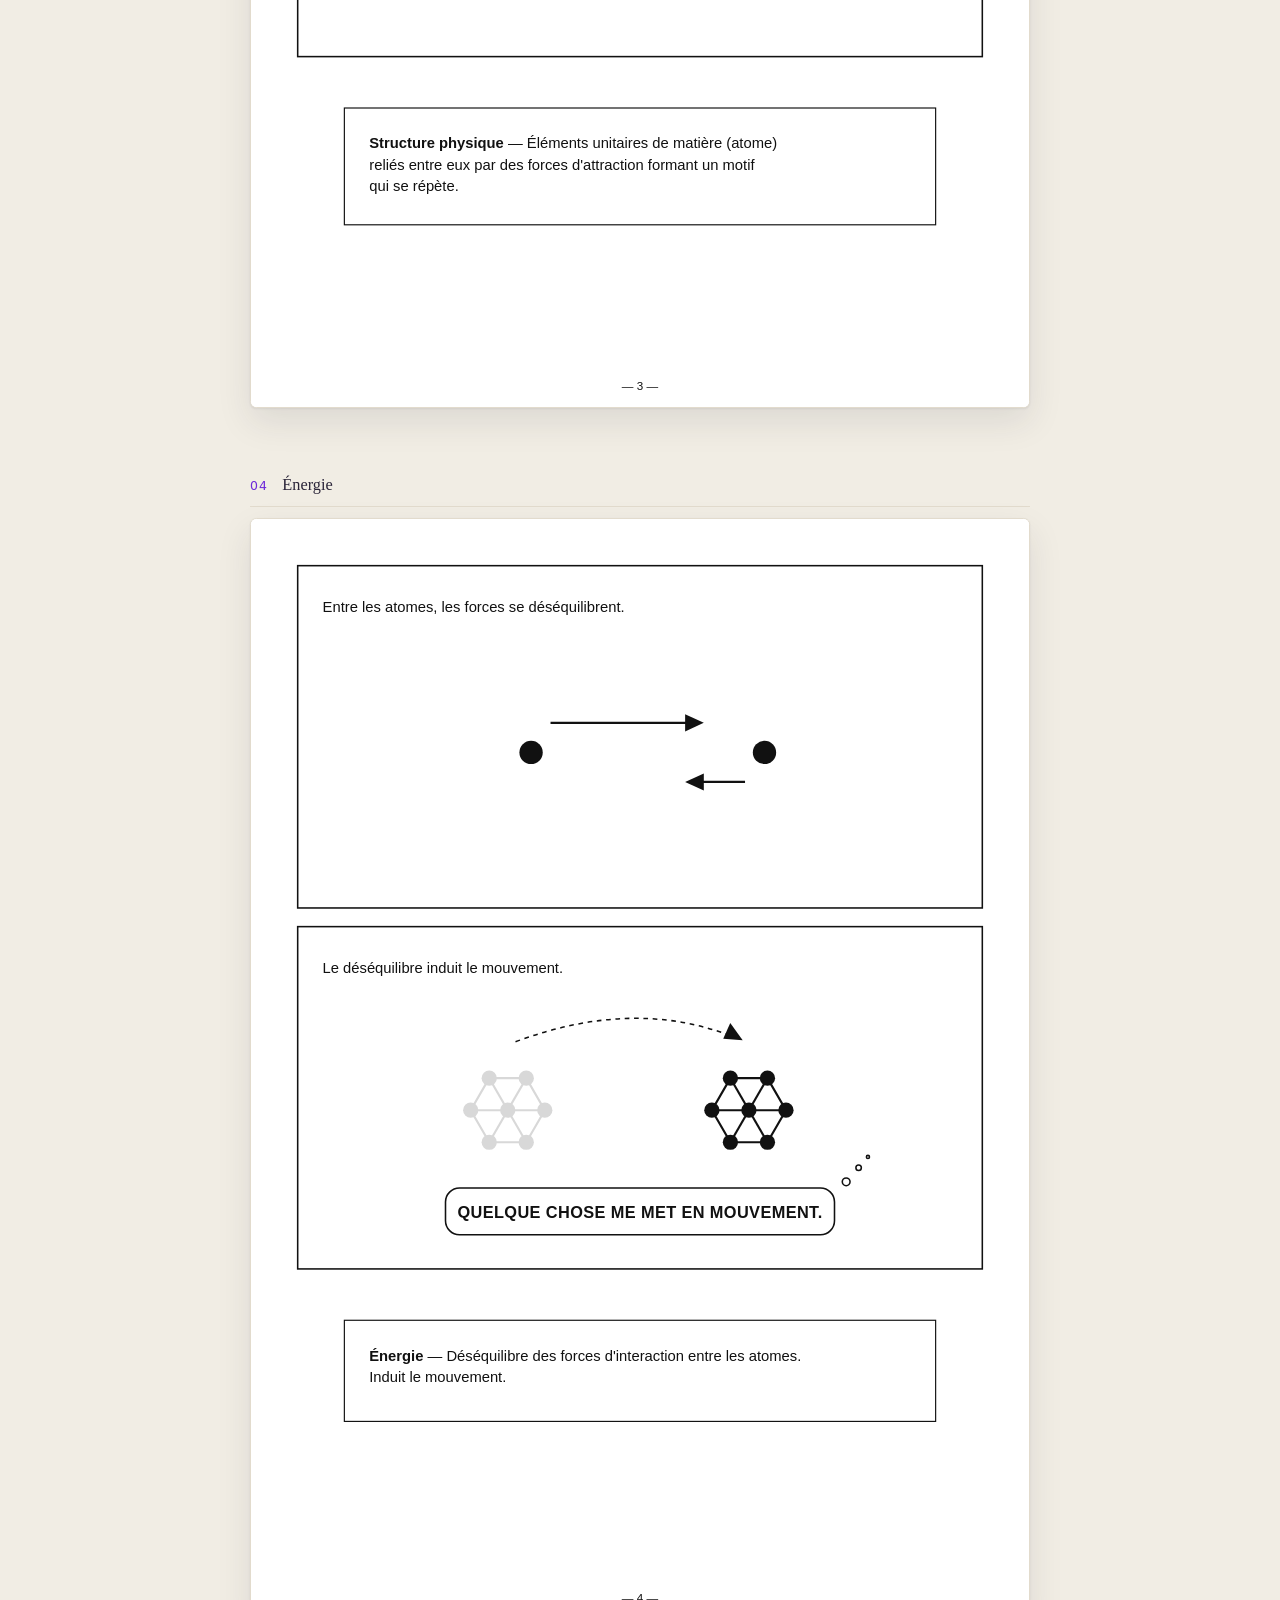
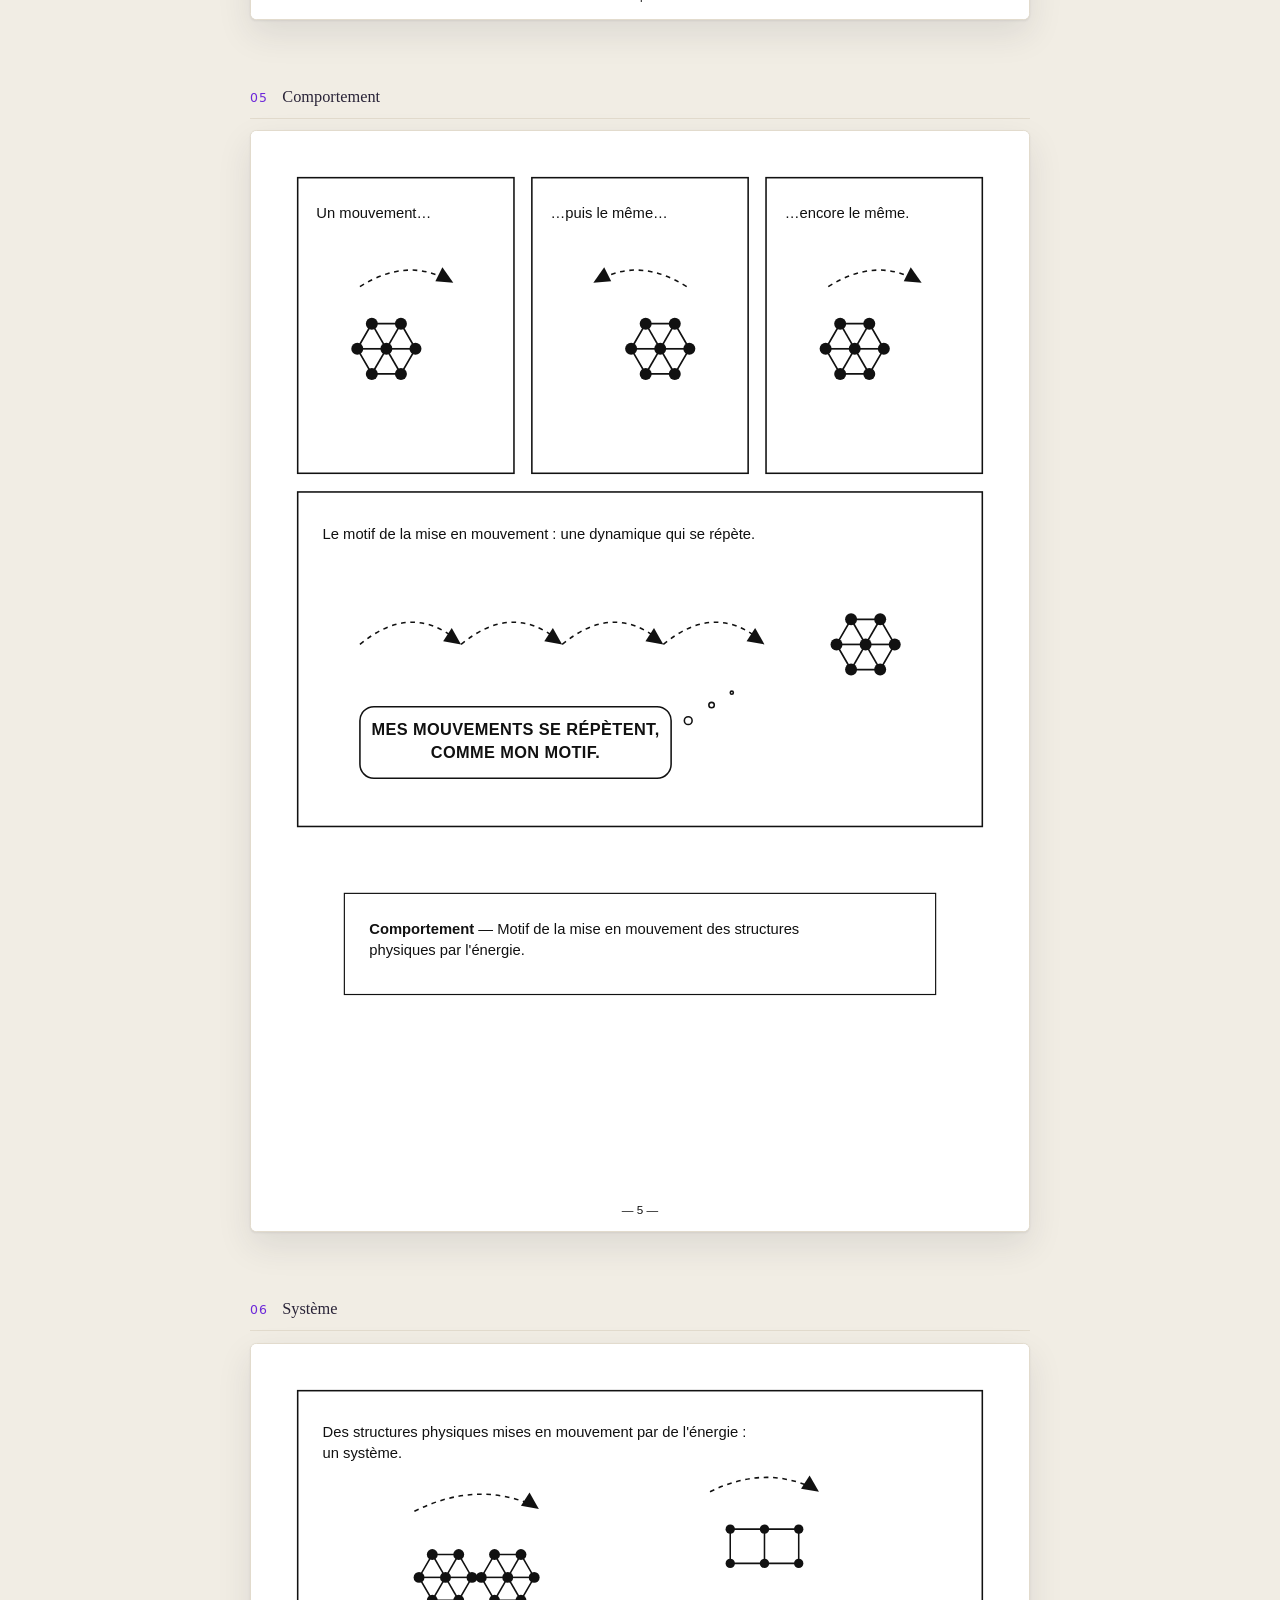
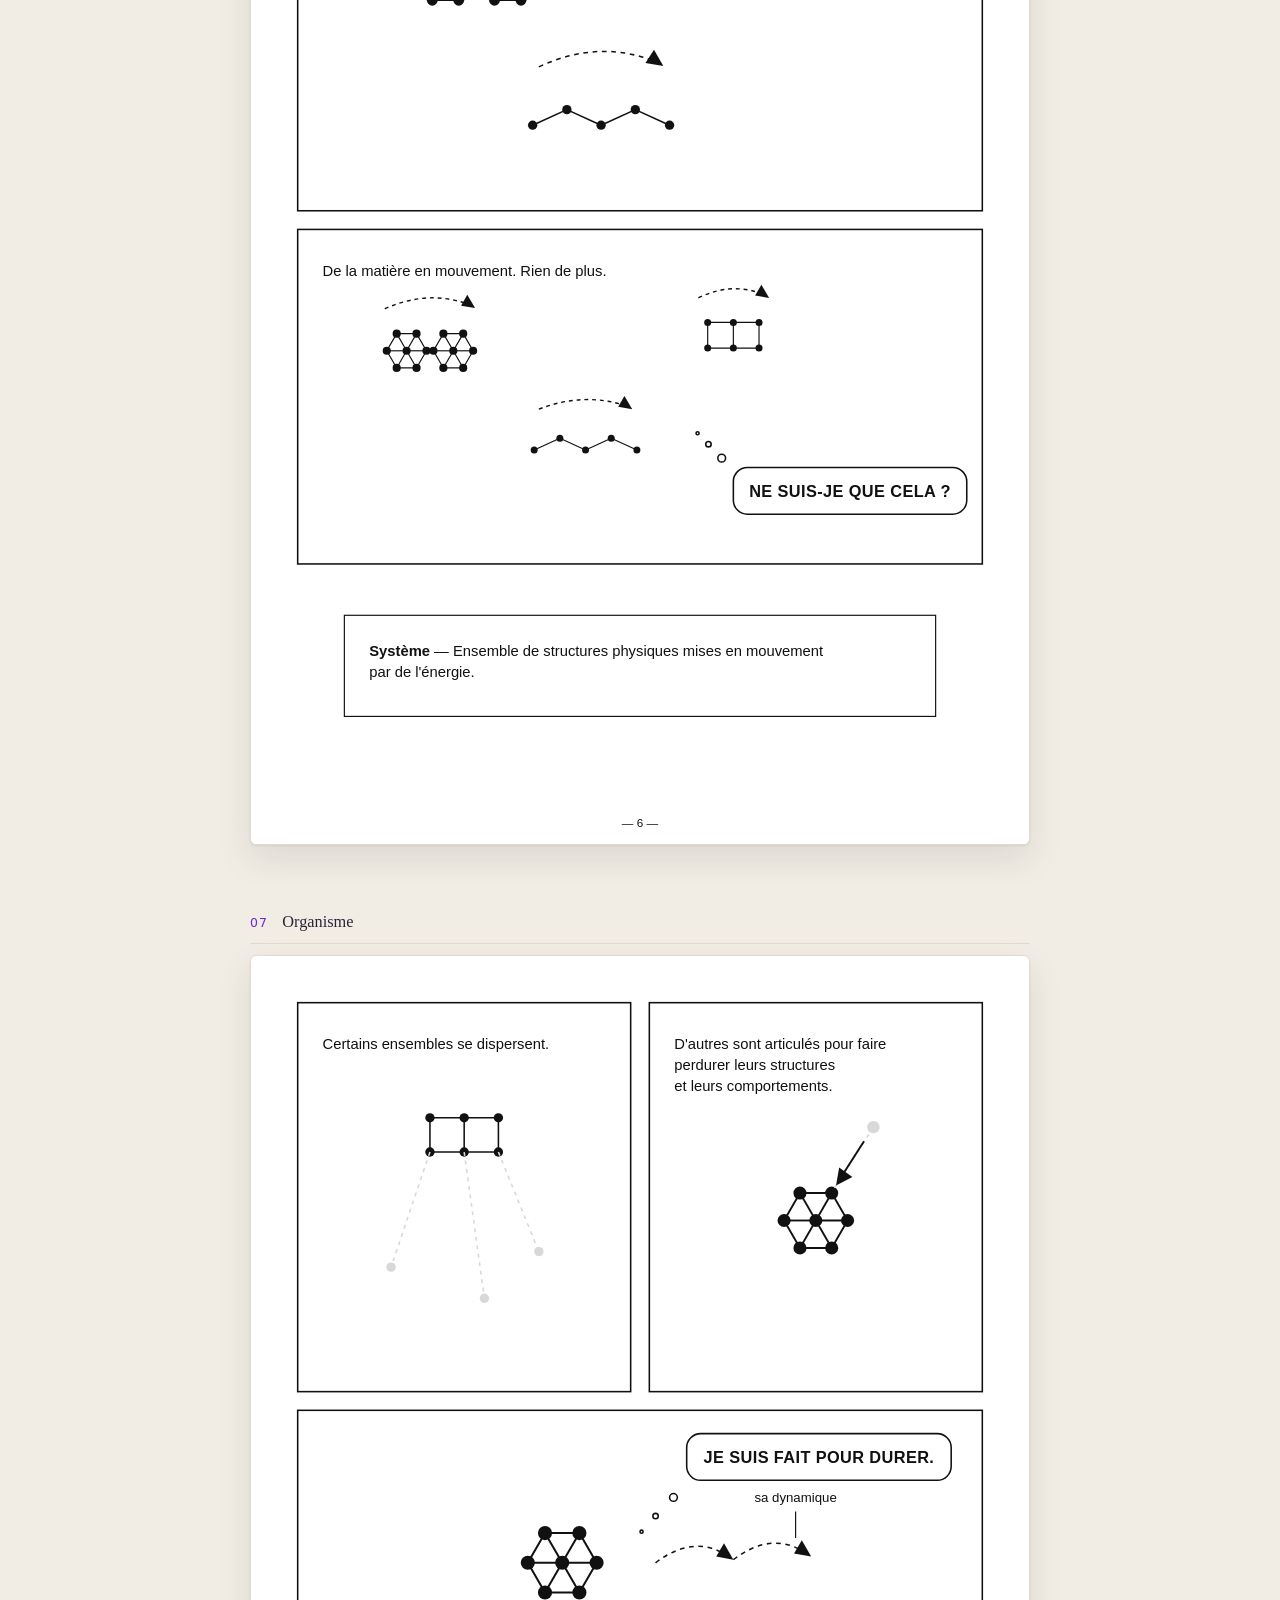
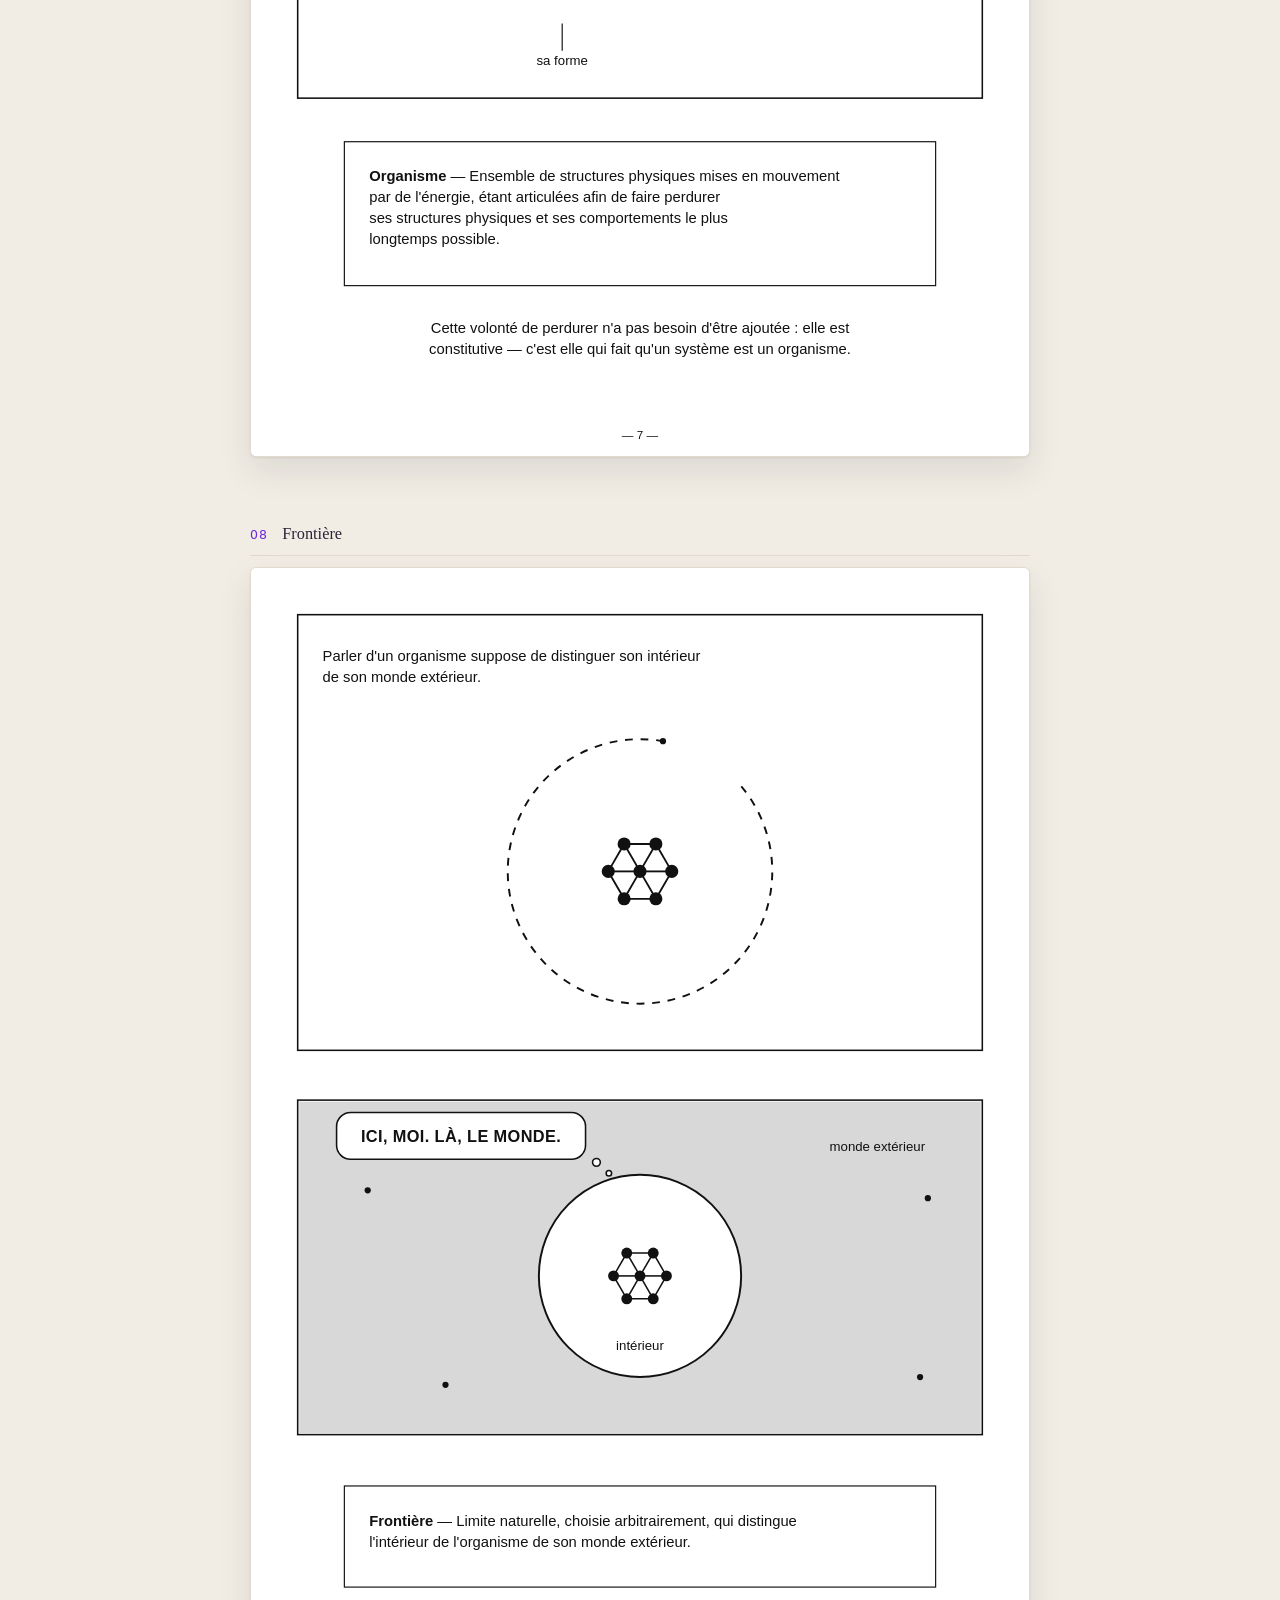
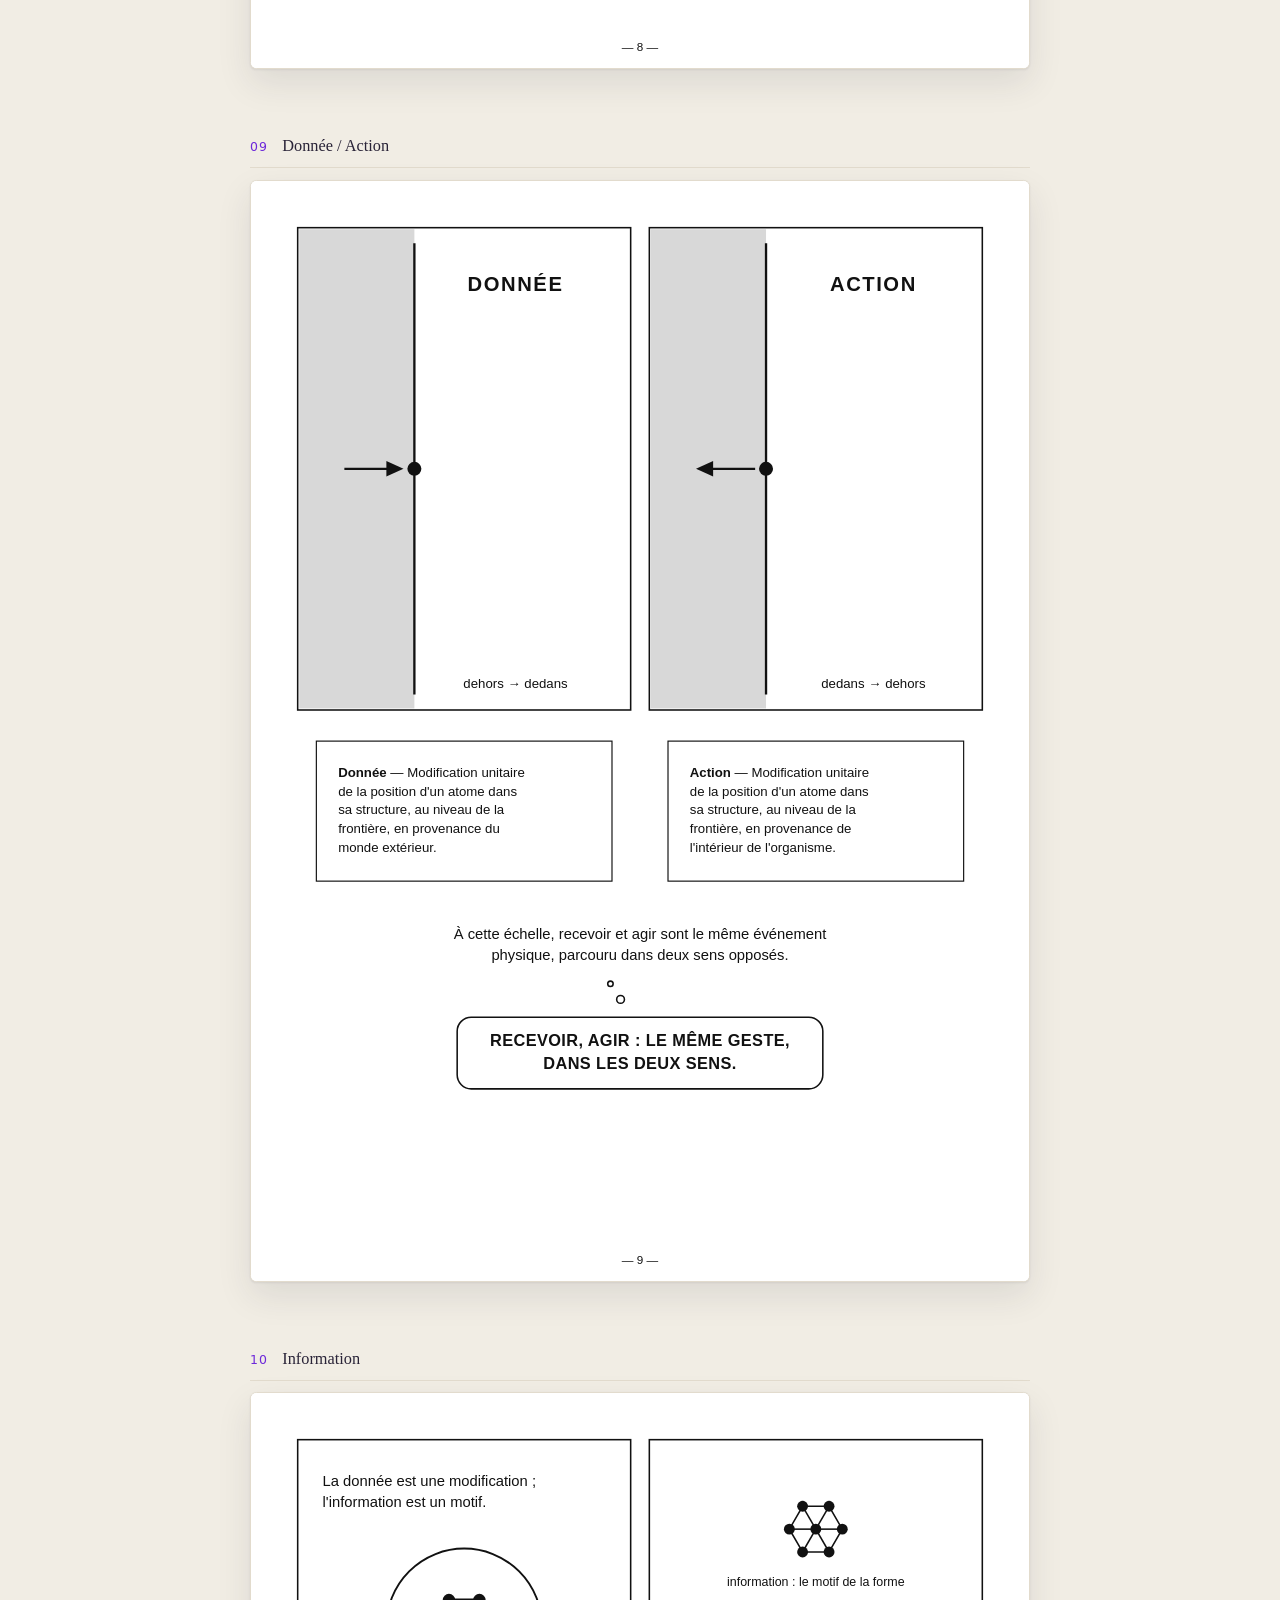
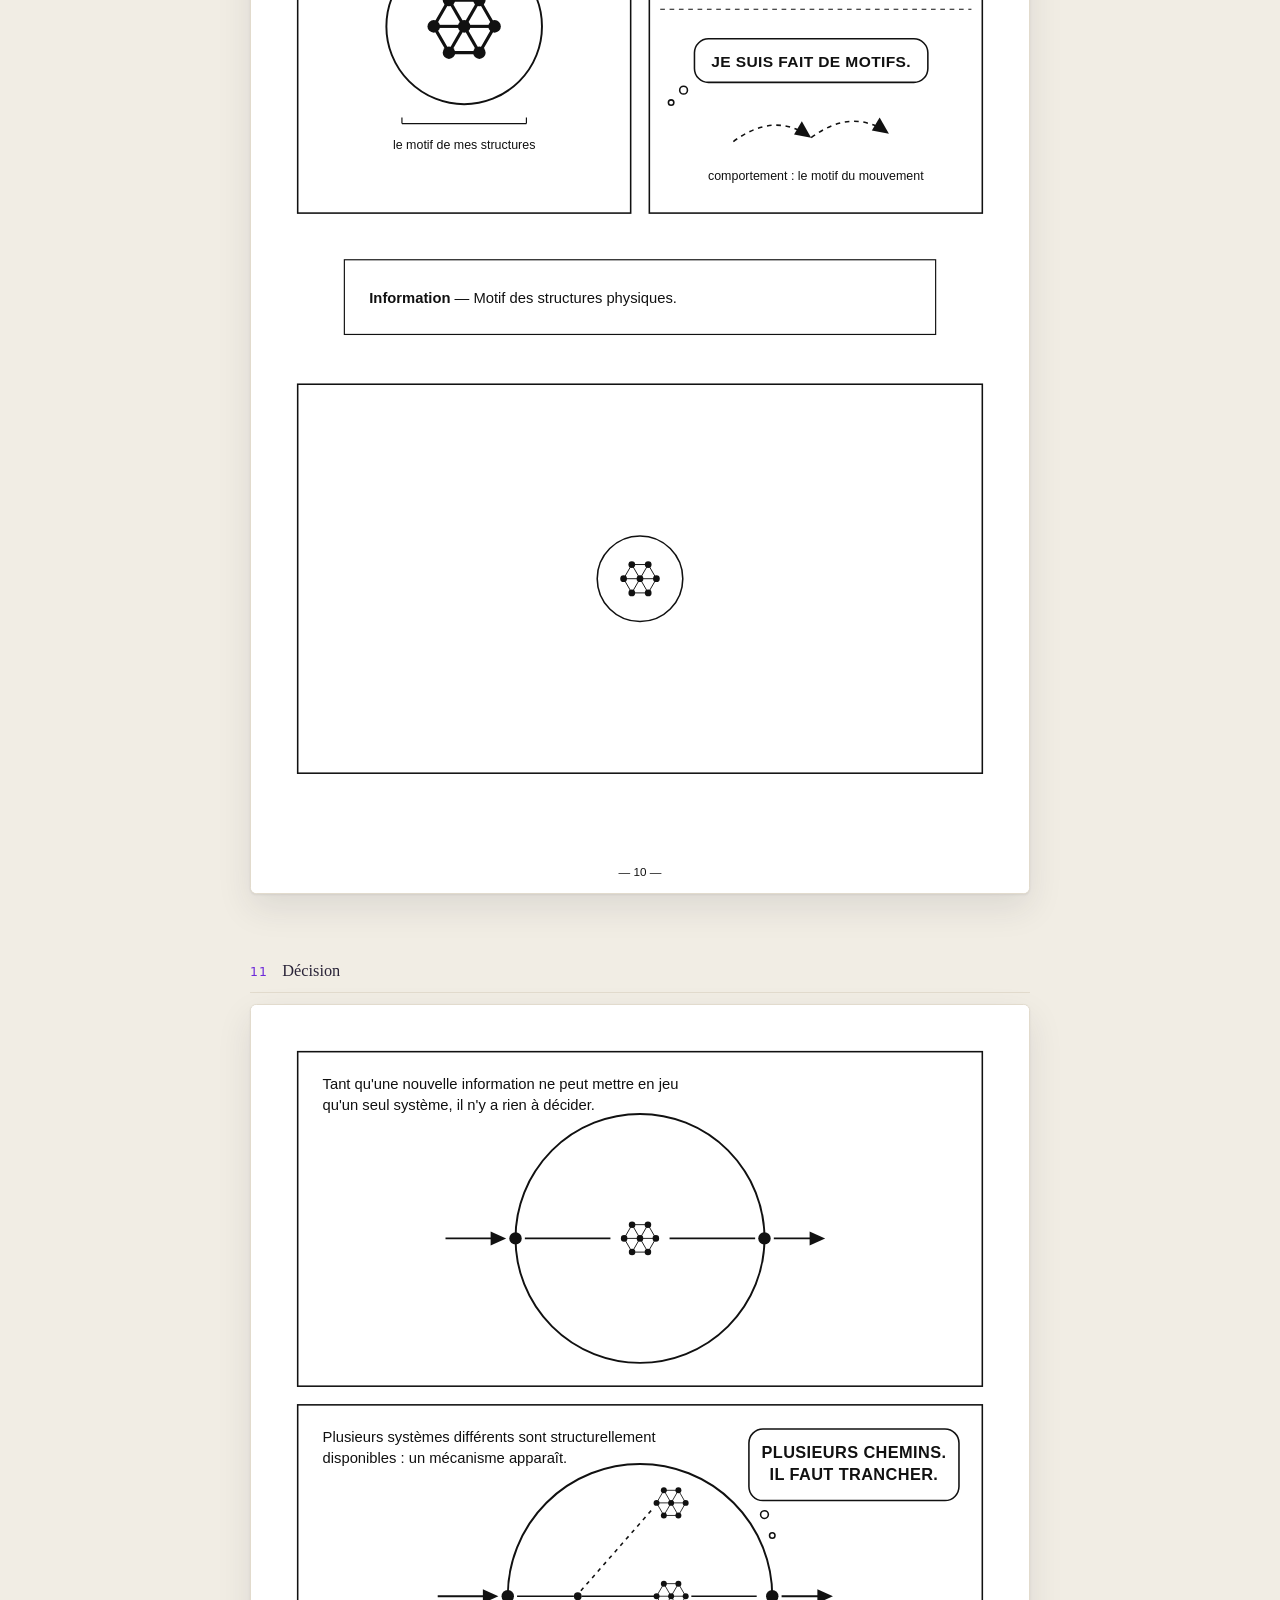
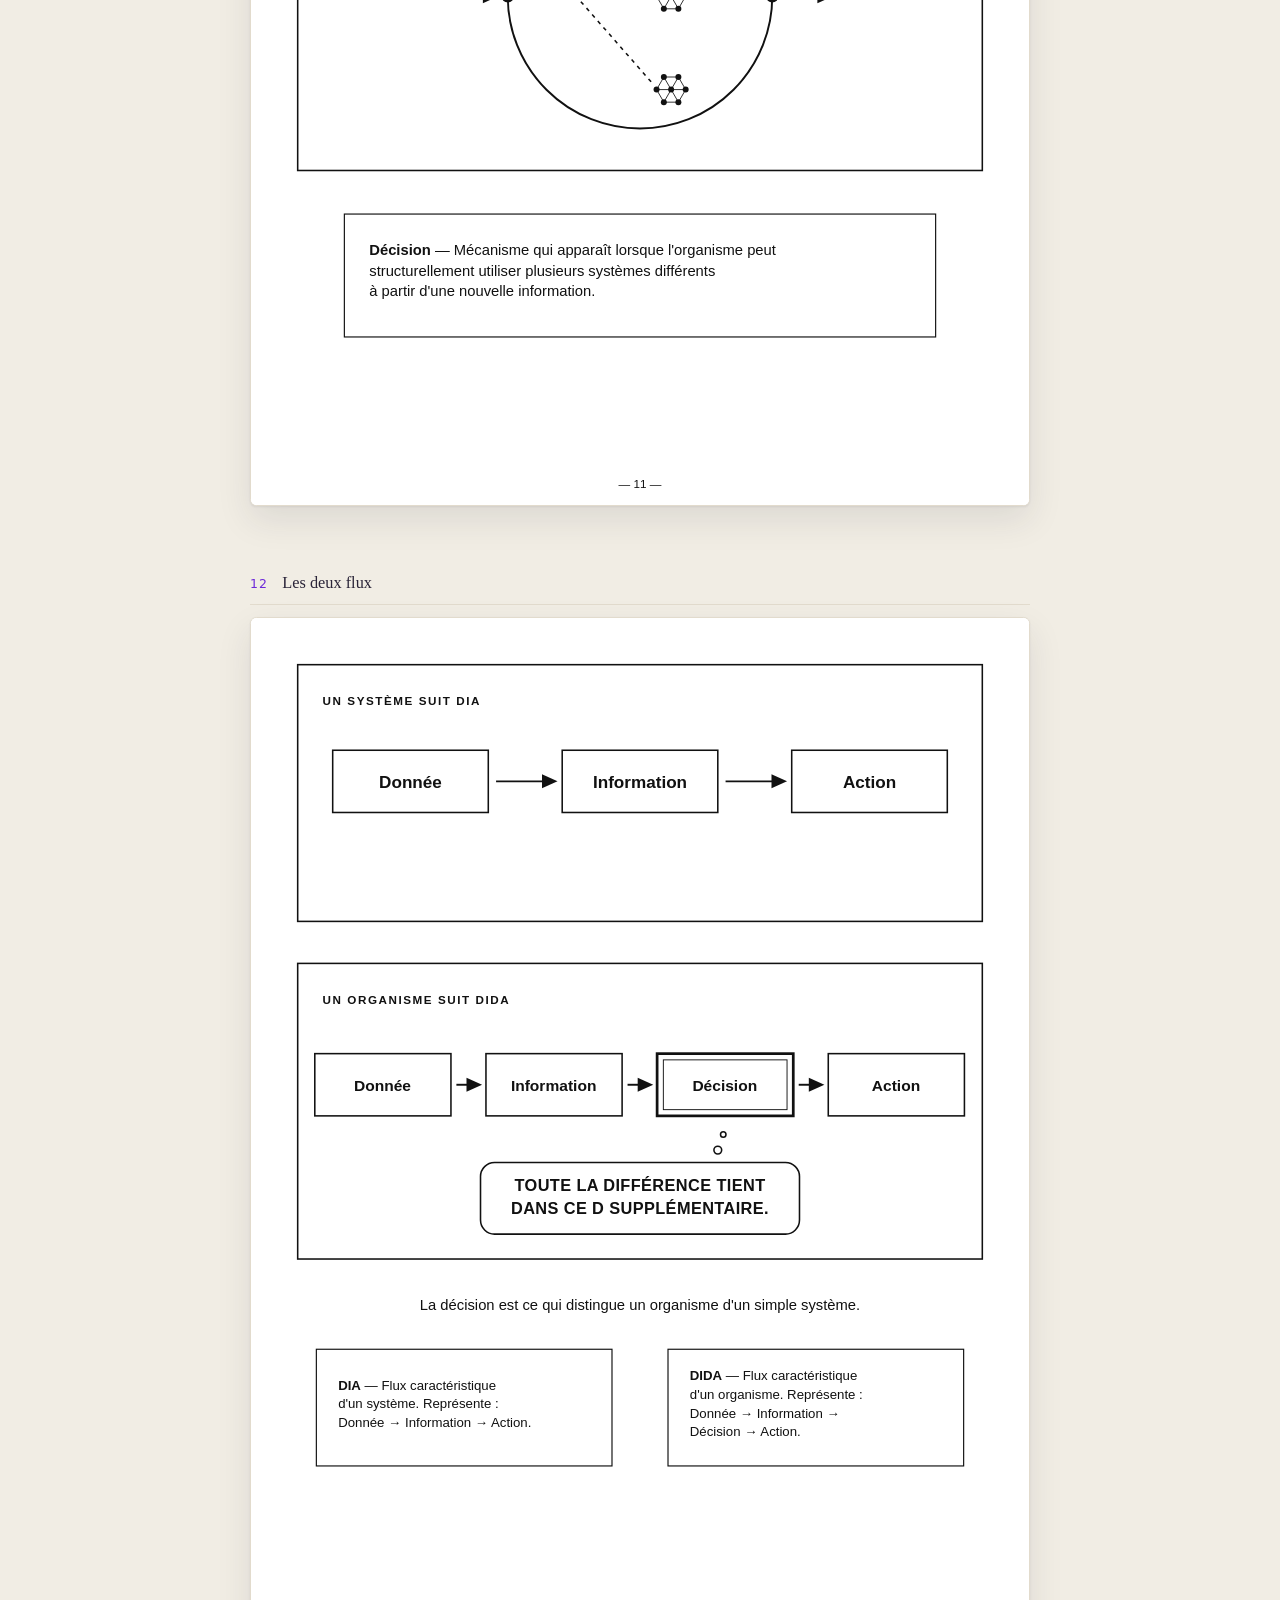
<file: dida-bd.html>
<!DOCTYPE html>
<html lang="fr">
<head>
  <meta charset="utf-8">
  <meta name="viewport" content="width=device-width, initial-scale=1">
  <title>DIDA, tome 1 — Les bases · bande dessinée</title>
  <meta name="description" content="Tome 1 de la bande dessinée DIDA : un petit organisme géométrique se demande ce qu'il est, et se découvre en suivant l'ordre du socle — de la matière au vivant, la frontière, les deux flux, la boucle. Quinze planches en noir et blanc.">
  <link rel="icon" href="data:image/svg+xml,<svg xmlns='http://www.w3.org/2000/svg' viewBox='0 0 100 100'><text y='.9em' font-size='90'>🔄</text></svg>">
  <link rel="stylesheet" href="css/common.css">
  <link rel="stylesheet" href="css/dida.css">
</head>
<body data-facet="dida">

  <header class="site-header">
    <div class="header-inner">
      <a class="brand" href="index.html">Robin Maquaire</a>
      <nav class="facet-bar" aria-label="Choisir une facette">
        <a class="fc-item fc-item--data" href="index.html">
          <img src="assets/carousel-data.svg" alt="">
          <span class="fc-label">Data</span>
        </a>
        <a class="fc-item fc-item--kayak" href="kayak.html">
          <img src="assets/carousel-kayak.svg" alt="">
          <span class="fc-label">Kayak</span>
        </a>
        <a class="fc-item fc-item--partant" href="partant.html">
          <img src="assets/carousel-partant.svg" alt="">
          <span class="fc-label">Partant&#8201;?</span>
        </a>
        <a class="fc-item fc-item--camina" href="camina.html">
          <img src="assets/carousel-camina.svg" alt="">
          <span class="fc-label">Camina</span>
        </a>
        <a class="fc-item fc-current fc-item--dida" href="dida.html" aria-current="page">
          <img src="assets/carousel-dida.svg" alt="">
          <span class="fc-label">DIDA</span>
        </a>
      </nav>
    </div>
  </header>

  <main>

    <section class="hero hero--dida">
      <div class="hero-inner">
        <p class="bd-breadcrumb"><a href="dida.html">DIDA</a> <span aria-hidden="true">›</span> Bande dessinée</p>
        <span class="kicker">Bande dessinée · corpus DIDA</span>
        <h1>Tome 1 — Les bases</h1>
        <p class="lead">Un petit organisme géométrique se demande ce qu'il est. Il se
          découvre en suivant l'ordre exact du socle&nbsp;: de la matière au vivant, puis
          la frontière, les deux flux, la boucle. Quinze planches en noir et blanc, sans
          décor — juste des points, des traits, des cercles, et une voix intérieure.</p>
        <ul class="bd-meta">
          <li>15 planches</li>
          <li>Socle v2 · 2026-08-14</li>
          <li class="bd-meta__draft">Brouillon</li>
        </ul>
        <div class="hero-actions">
          <a class="btn btn-primary" href="#planche-01">Commencer la lecture</a>
          <a class="btn btn-ghost" href="dida.html">Revenir au cadre&nbsp;DIDA</a>
        </div>
      </div>
    </section>

    <section class="section" id="lecture">
      <div class="section-inner">
        <h2>Comment lire ce tome</h2>
        <p class="section-sub">Deux niveaux de texte cohabitent dans les planches, et ils
          n'ont pas le même statut. Un clic sur une planche l'ouvre seule, à sa taille
          réelle&nbsp;— utile sur petit écran.</p>
        <div class="cards">
          <article class="card">
            <span class="picto">💭</span>
            <h3>Les bulles paraphrasent</h3>
            <p>La voix intérieure de l'organisme est un artifice de récit&nbsp;: le socle ne
              prête ni parole ni point de vue à quoi que ce soit. Les bulles racontent,
              elles ne font pas foi.</p>
          </article>
          <article class="card">
            <span class="picto">📐</span>
            <h3>Les cartouches font foi</h3>
            <p>Les encadrés citent les définitions du socle mot à mot. La dernière planche
              les reprend toutes les treize, et recense ce que la bande dessinée ajoute de
              son propre chef.</p>
          </article>
          <article class="card">
            <span class="picto">✏️</span>
            <h3>Un brouillon assumé</h3>
            <p>Ce tome est un premier jet, pas une version arrêtée. Le trait, le découpage
              et les formulations peuvent encore bouger&nbsp;; seules les définitions
              encadrées sont stabilisées.</p>
          </article>
        </div>

        <h2 class="bd-toc-head">Sommaire</h2>
        <ol class="bd-toc">
          <li><a href="#planche-01"><span class="bd-toc__num">01</span><span>Couverture</span></a></li>
          <li><a href="#planche-02"><span class="bd-toc__num">02</span><span>La matière</span></a></li>
          <li><a href="#planche-03"><span class="bd-toc__num">03</span><span>Structure physique</span></a></li>
          <li><a href="#planche-04"><span class="bd-toc__num">04</span><span>Énergie</span></a></li>
          <li><a href="#planche-05"><span class="bd-toc__num">05</span><span>Comportement</span></a></li>
          <li><a href="#planche-06"><span class="bd-toc__num">06</span><span>Système</span></a></li>
          <li><a href="#planche-07"><span class="bd-toc__num">07</span><span>Organisme</span></a></li>
          <li><a href="#planche-08"><span class="bd-toc__num">08</span><span>Frontière</span></a></li>
          <li><a href="#planche-09"><span class="bd-toc__num">09</span><span>Donnée / Action</span></a></li>
          <li><a href="#planche-10"><span class="bd-toc__num">10</span><span>Information</span></a></li>
          <li><a href="#planche-11"><span class="bd-toc__num">11</span><span>Décision</span></a></li>
          <li><a href="#planche-12"><span class="bd-toc__num">12</span><span>Les deux flux</span></a></li>
          <li><a href="#planche-13"><span class="bd-toc__num">13</span><span>La boucle</span></a></li>
          <li><a href="#planche-14"><span class="bd-toc__num">14</span><span>Fermeture, ouverture</span></a></li>
          <li><a href="#planche-15"><span class="bd-toc__num">15</span><span>Le socle — définitions exactes</span></a></li>
        </ol>
      </div>
    </section>

    <section class="section section--alt" id="planches">
      <div class="section-inner">
        <div class="bd-plates">

          <figure class="bd-plate" id="planche-01">
            <figcaption class="bd-plate__head"><span class="bd-plate__num">01</span> Couverture</figcaption>
            <a class="bd-sheet" href="assets/bd/tome-1/planche-01.svg" target="_blank" rel="noopener">
              <img src="assets/bd/tome-1/planche-01.svg" width="1000" height="1414"
                alt="Couverture : le titre DIDA, le flux Donnée, Information, Décision, Action, et un organisme — un cercle contenant un motif de sept atomes reliés — traversé par un point qui entre à gauche et un point qui sort à droite.">
            </a>
          </figure>

          <figure class="bd-plate" id="planche-02">
            <figcaption class="bd-plate__head"><span class="bd-plate__num">02</span> La matière</figcaption>
            <a class="bd-sheet" href="assets/bd/tome-1/planche-02.svg" target="_blank" rel="noopener">
              <img src="assets/bd/tome-1/planche-02.svg" width="1000" height="1414" loading="lazy"
                alt="Des points épars dans le blanc — au début, il n'y a que de la matière — puis un zoom sur quelques atomes, et une bulle sans personnage : « Qu'est-ce que je suis ? »">
            </a>
          </figure>

          <figure class="bd-plate" id="planche-03">
            <figcaption class="bd-plate__head"><span class="bd-plate__num">03</span> Structure physique</figcaption>
            <a class="bd-sheet" href="assets/bd/tome-1/planche-03.svg" target="_blank" rel="noopener">
              <img src="assets/bd/tome-1/planche-03.svg" width="1000" height="1414" loading="lazy"
                alt="Des forces d'attraction relient les atomes en pointillé, forment un motif hexagonal, puis le motif se répète trois fois. Bulle : « Je tiens ensemble. » Cartouche : définition de la structure physique.">
            </a>
          </figure>

          <figure class="bd-plate" id="planche-04">
            <figcaption class="bd-plate__head"><span class="bd-plate__num">04</span> Énergie</figcaption>
            <a class="bd-sheet" href="assets/bd/tome-1/planche-04.svg" target="_blank" rel="noopener">
              <img src="assets/bd/tome-1/planche-04.svg" width="1000" height="1414" loading="lazy"
                alt="Deux flèches inégales entre deux atomes : les forces se déséquilibrent. En dessous, la structure s'est déplacée, sa position précédente en gris. Bulle : « Quelque chose me met en mouvement. » Cartouche : définition de l'énergie.">
            </a>
          </figure>

          <figure class="bd-plate" id="planche-05">
            <figcaption class="bd-plate__head"><span class="bd-plate__num">05</span> Comportement</figcaption>
            <a class="bd-sheet" href="assets/bd/tome-1/planche-05.svg" target="_blank" rel="noopener">
              <img src="assets/bd/tome-1/planche-05.svg" width="1000" height="1414" loading="lazy"
                alt="La même oscillation répétée dans trois cases, puis tracée comme une suite d'arcs réguliers. Bulle : « Mes mouvements se répètent, comme mon motif. » Cartouche : définition du comportement.">
            </a>
          </figure>

          <figure class="bd-plate" id="planche-06">
            <figcaption class="bd-plate__head"><span class="bd-plate__num">06</span> Système</figcaption>
            <a class="bd-sheet" href="assets/bd/tome-1/planche-06.svg" target="_blank" rel="noopener">
              <img src="assets/bd/tome-1/planche-06.svg" width="1000" height="1414" loading="lazy"
                alt="Plusieurs assemblages différents — le motif hexagonal, un treillis carré, une chaîne — dérivent, portés par des arcs de mouvement. Bulle : « Ne suis-je que cela ? » Cartouche : définition du système.">
            </a>
          </figure>

          <figure class="bd-plate" id="planche-07">
            <figcaption class="bd-plate__head"><span class="bd-plate__num">07</span> Organisme</figcaption>
            <a class="bd-sheet" href="assets/bd/tome-1/planche-07.svg" target="_blank" rel="noopener">
              <img src="assets/bd/tome-1/planche-07.svg" width="1000" height="1414" loading="lazy"
                alt="Un treillis se disperse ; à côté, une structure rappelle à elle l'atome qui dérivait et se referme. Sa forme et sa dynamique sont légendées. Bulle : « Je suis fait pour durer. » Cartouche : définition de l'organisme.">
            </a>
          </figure>

          <figure class="bd-plate" id="planche-08">
            <figcaption class="bd-plate__head"><span class="bd-plate__num">08</span> Frontière</figcaption>
            <a class="bd-sheet" href="assets/bd/tome-1/planche-08.svg" target="_blank" rel="noopener">
              <img src="assets/bd/tome-1/planche-08.svg" width="1000" height="1414" loading="lazy"
                alt="Un cercle se trace autour de la structure, d'abord en pointillé, puis fermé : le dehors passe en gris, le dedans reste blanc. Bulle : « Ici, moi. Là, le monde. » Cartouche : définition de la frontière.">
            </a>
          </figure>

          <figure class="bd-plate" id="planche-09">
            <figcaption class="bd-plate__head"><span class="bd-plate__num">09</span> Donnée / Action</figcaption>
            <a class="bd-sheet" href="assets/bd/tome-1/planche-09.svg" target="_blank" rel="noopener">
              <img src="assets/bd/tome-1/planche-09.svg" width="1000" height="1414" loading="lazy"
                alt="Deux cases identiques, côte à côte : la même frontière, le même point, seule la flèche change de sens — vers le dedans pour la donnée, vers le dehors pour l'action. Cartouches : leurs deux définitions.">
            </a>
          </figure>

          <figure class="bd-plate" id="planche-10">
            <figcaption class="bd-plate__head"><span class="bd-plate__num">10</span> Information</figcaption>
            <a class="bd-sheet" href="assets/bd/tome-1/planche-10.svg" target="_blank" rel="noopener">
              <img src="assets/bd/tome-1/planche-10.svg" width="1000" height="1414" loading="lazy"
                alt="Le motif intérieur de l'organisme, souligné : le motif de la forme d'un côté, le motif du mouvement de l'autre. Bulle : « Je suis fait de motifs. » Cartouche : définition de l'information.">
            </a>
          </figure>

          <figure class="bd-plate" id="planche-11">
            <figcaption class="bd-plate__head"><span class="bd-plate__num">11</span> Décision</figcaption>
            <a class="bd-sheet" href="assets/bd/tome-1/planche-11.svg" target="_blank" rel="noopener">
              <img src="assets/bd/tome-1/planche-11.svg" width="1000" height="1414" loading="lazy"
                alt="Un point entre par la frontière : d'abord un seul chemin le traverse, puis trois systèmes sont disponibles et le chemin bifurque. Bulle : « Plusieurs chemins. Il faut trancher. » Cartouche : définition de la décision.">
            </a>
          </figure>

          <figure class="bd-plate" id="planche-12">
            <figcaption class="bd-plate__head"><span class="bd-plate__num">12</span> Les deux flux</figcaption>
            <a class="bd-sheet" href="assets/bd/tome-1/planche-12.svg" target="_blank" rel="noopener">
              <img src="assets/bd/tome-1/planche-12.svg" width="1000" height="1414" loading="lazy"
                alt="Un système suit DIA : Donnée, Information, Action. Un organisme suit DIDA : le bloc Décision s'intercale, cerclé. Bulle : « Toute la différence tient dans ce D supplémentaire. » Deux cartouches : DIA et DIDA.">
            </a>
          </figure>

          <figure class="bd-plate" id="planche-13">
            <figcaption class="bd-plate__head"><span class="bd-plate__num">13</span> La boucle</figcaption>
            <a class="bd-sheet" href="assets/bd/tome-1/planche-13.svg" target="_blank" rel="noopener">
              <img src="assets/bd/tome-1/planche-13.svg" width="1000" height="1414" loading="lazy"
                alt="Les quatre étapes disposées en cercle autour de l'organisme ; entre l'action et la donnée, la flèche traverse une zone grise, le monde extérieur. Bulle : « J'agis sur le monde, et le monde me revient. » Cartouche : définition de la boucle.">
            </a>
          </figure>

          <figure class="bd-plate" id="planche-14">
            <figcaption class="bd-plate__head"><span class="bd-plate__num">14</span> Fermeture, ouverture</figcaption>
            <a class="bd-sheet" href="assets/bd/tome-1/planche-14.svg" target="_blank" rel="noopener">
              <img src="assets/bd/tome-1/planche-14.svg" width="1000" height="1414" loading="lazy"
                alt="L'organisme complet et calme, qui se nomme enfin. Puis un plan large : son cercle devenu petit parmi d'autres, traversé par l'arc d'un cercle immense. Bulle : « …et si j'étais moi-même dans un plus grand que moi ? »">
            </a>
          </figure>

          <figure class="bd-plate" id="planche-15">
            <figcaption class="bd-plate__head"><span class="bd-plate__num">15</span> Le socle — définitions exactes</figcaption>
            <a class="bd-sheet" href="assets/bd/tome-1/planche-15.svg" target="_blank" rel="noopener">
              <img src="assets/bd/tome-1/planche-15.svg" width="1000" height="1414" loading="lazy"
                alt="Quatrième de couverture : les treize définitions du socle citées mot à mot sur deux colonnes, et un encart « Lecture » recensant ce que la bande dessinée ajoute de son propre chef.">
            </a>
          </figure>

        </div>
      </div>
    </section>

    <section class="section" id="suite">
      <div class="section-inner">
        <h2>À suivre</h2>
        <p class="section-sub">Ce premier tome s'arrête à la question qu'il vient de faire
          naître&nbsp;: et si cet organisme était lui-même dans un plus grand que lui&nbsp;?
          C'est l'emboîtement — le sujet du tome 2, à dessiner.</p>
        <blockquote class="pullquote">Un tome ne descend dans le dessin que lorsque son
          contenu est arrêté&nbsp;: la bande dessinée suit le cadre, jamais l'inverse.</blockquote>
        <div class="hero-actions">
          <a class="btn btn-primary" href="dida.html">Lire le cadre DIDA</a>
          <a class="btn btn-ghost" href="mailto:robin.maquaire@gmail.com?subject=DIDA%20%E2%80%94%20Bande%20dessin%C3%A9e%2C%20tome%201">Réagir par e-mail</a>
        </div>
      </div>
    </section>

  </main>

  <footer class="site-footer">
    <div class="footer-inner">
      <span>© 2026 Robin Maquaire — site fait main, sans framework.</span>
      <span>Les cinq facettes&nbsp;:
        <a href="index.html">Data</a> ·
        <a href="kayak.html">Kayak</a> ·
        <a href="partant.html">Partant&#8201;?</a> ·
        <a href="camina.html">Camina</a> ·
        <a href="dida.html">DIDA</a>
      </span>
    </div>
  </footer>

  <script src="js/carousel.js"></script>
</body>
</html>
</file>
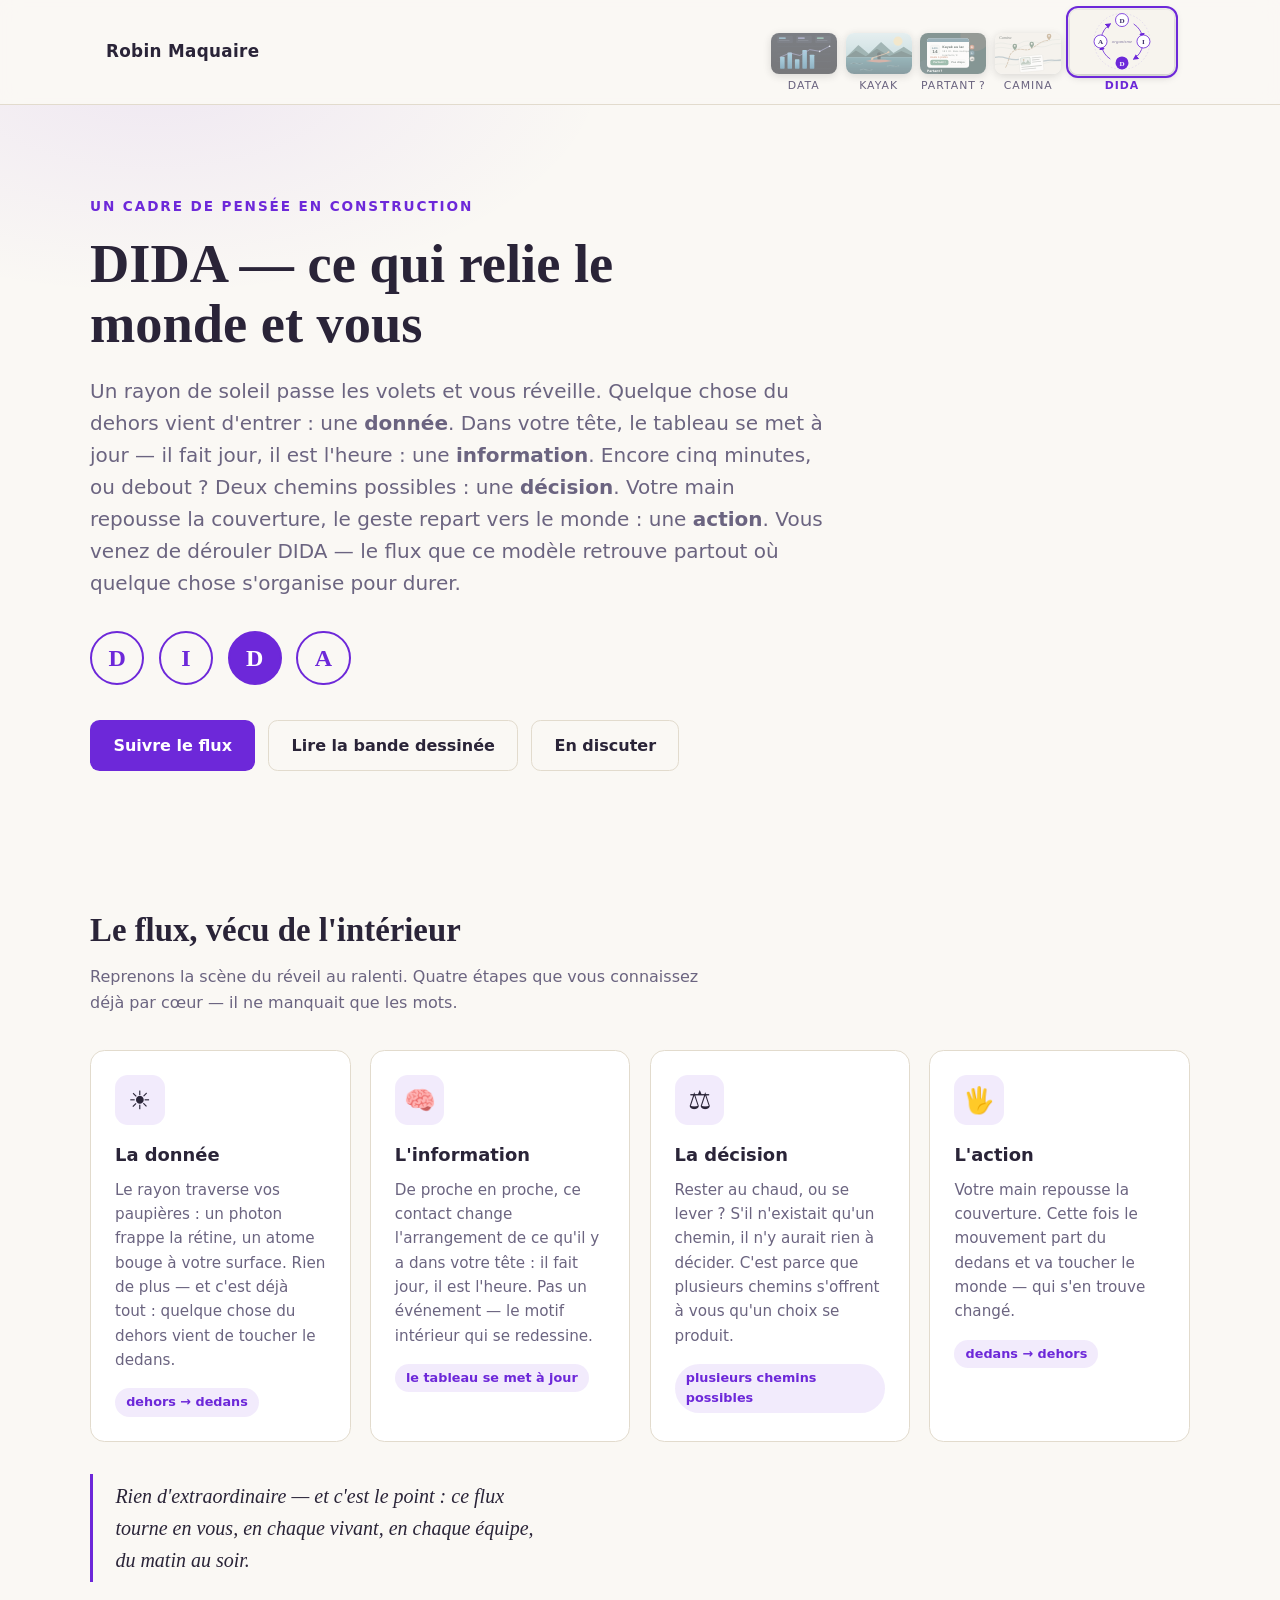
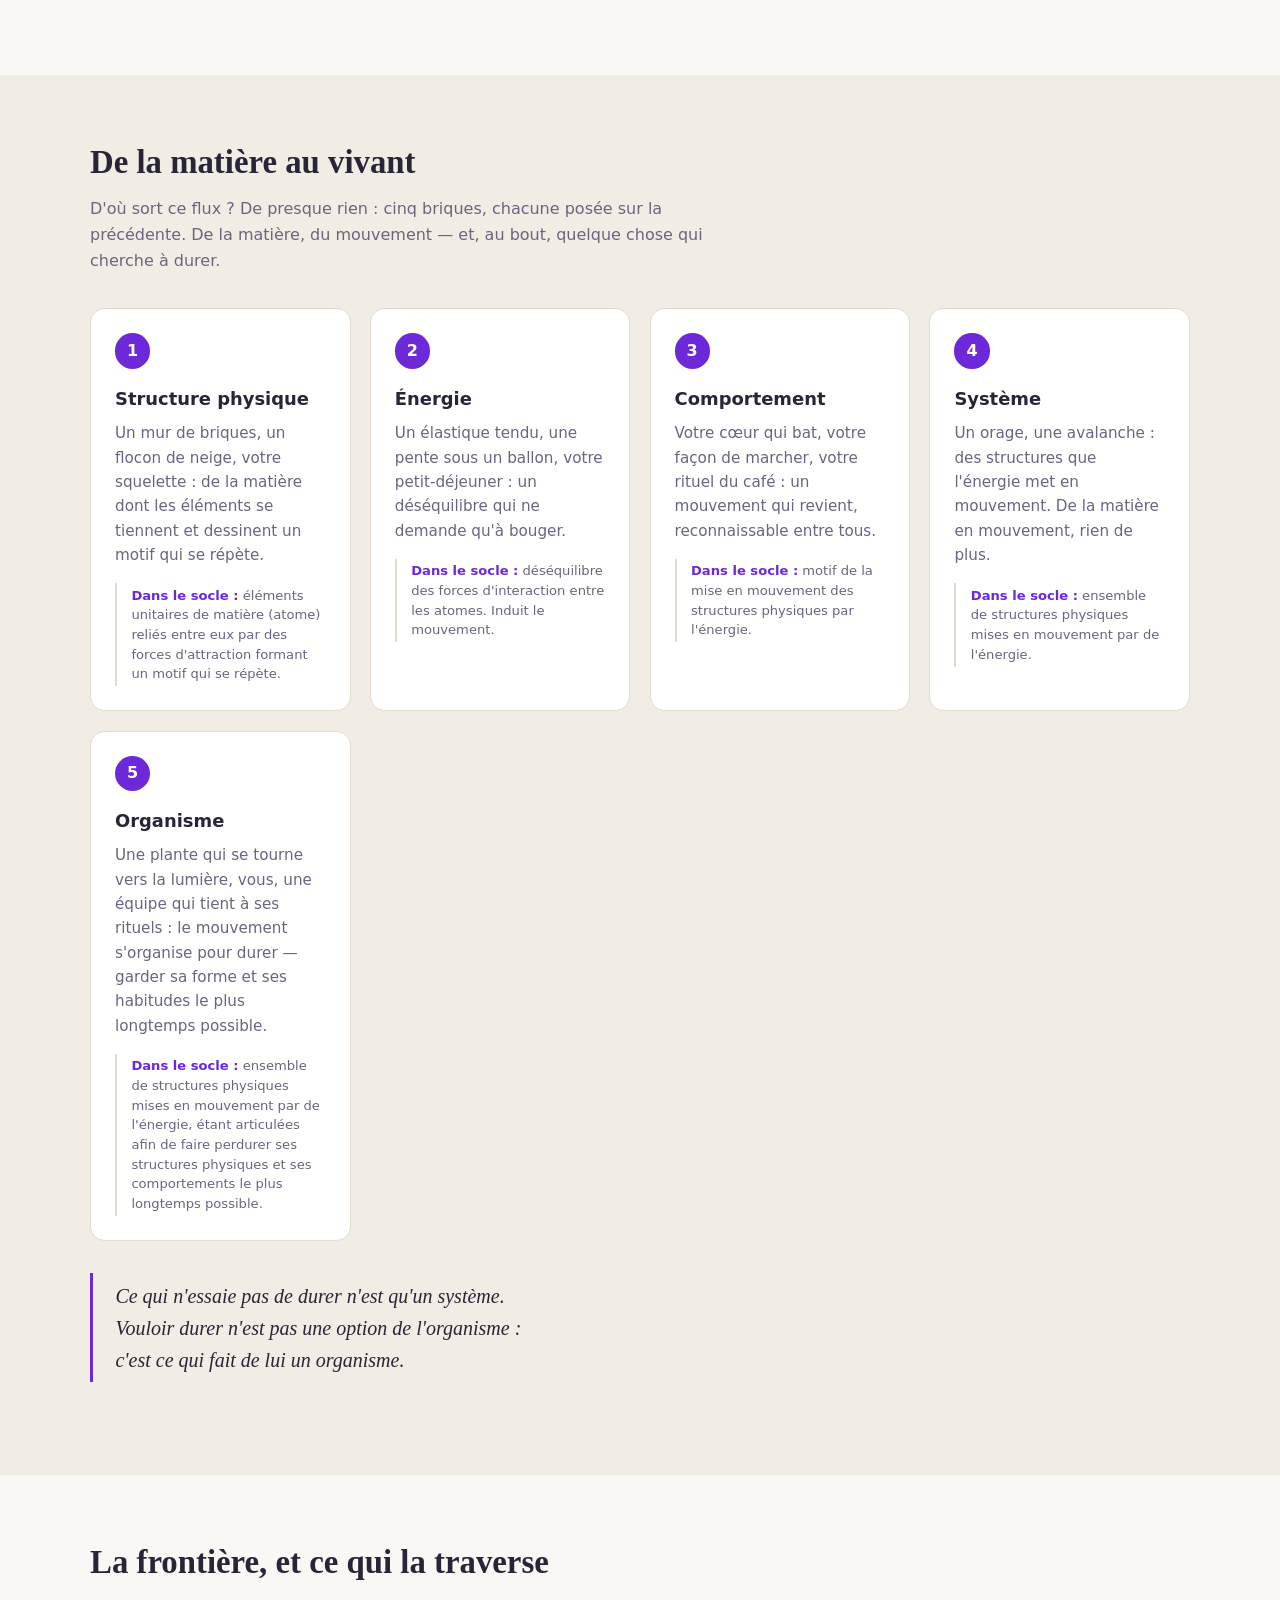
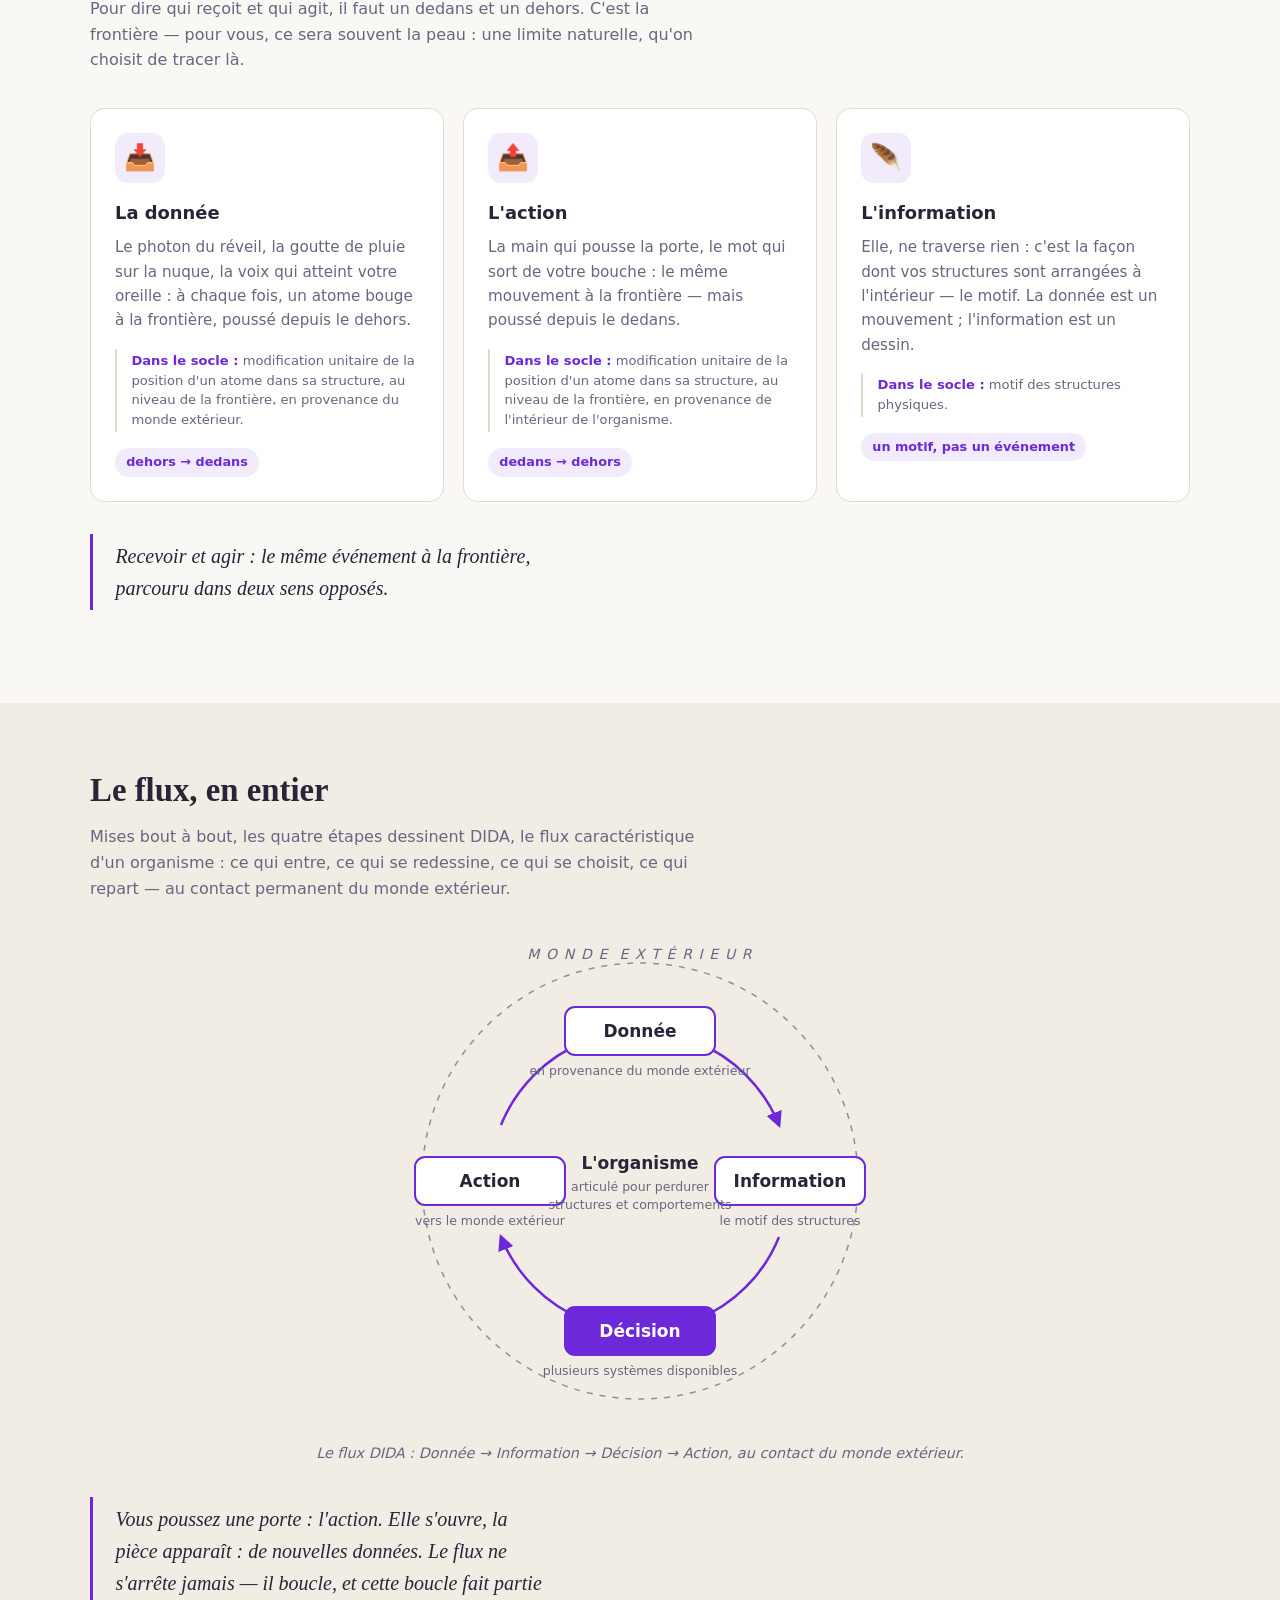
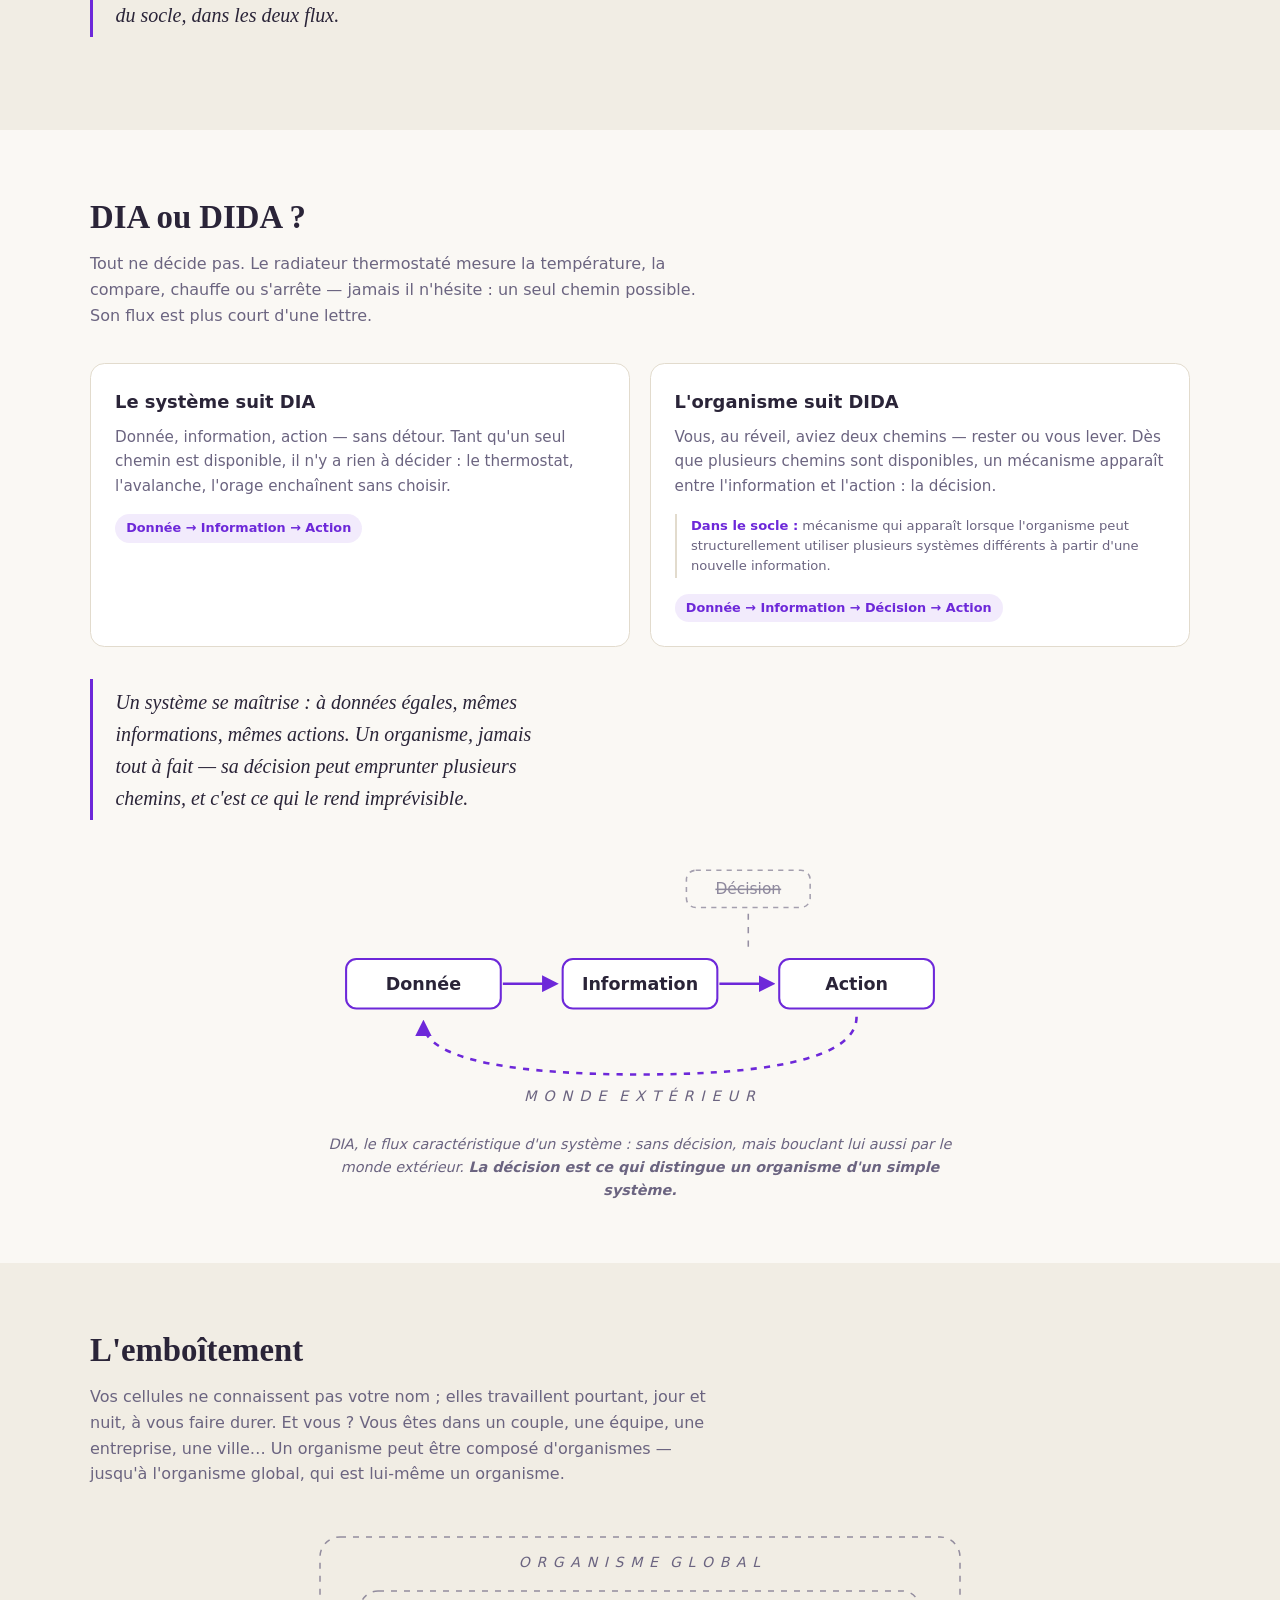
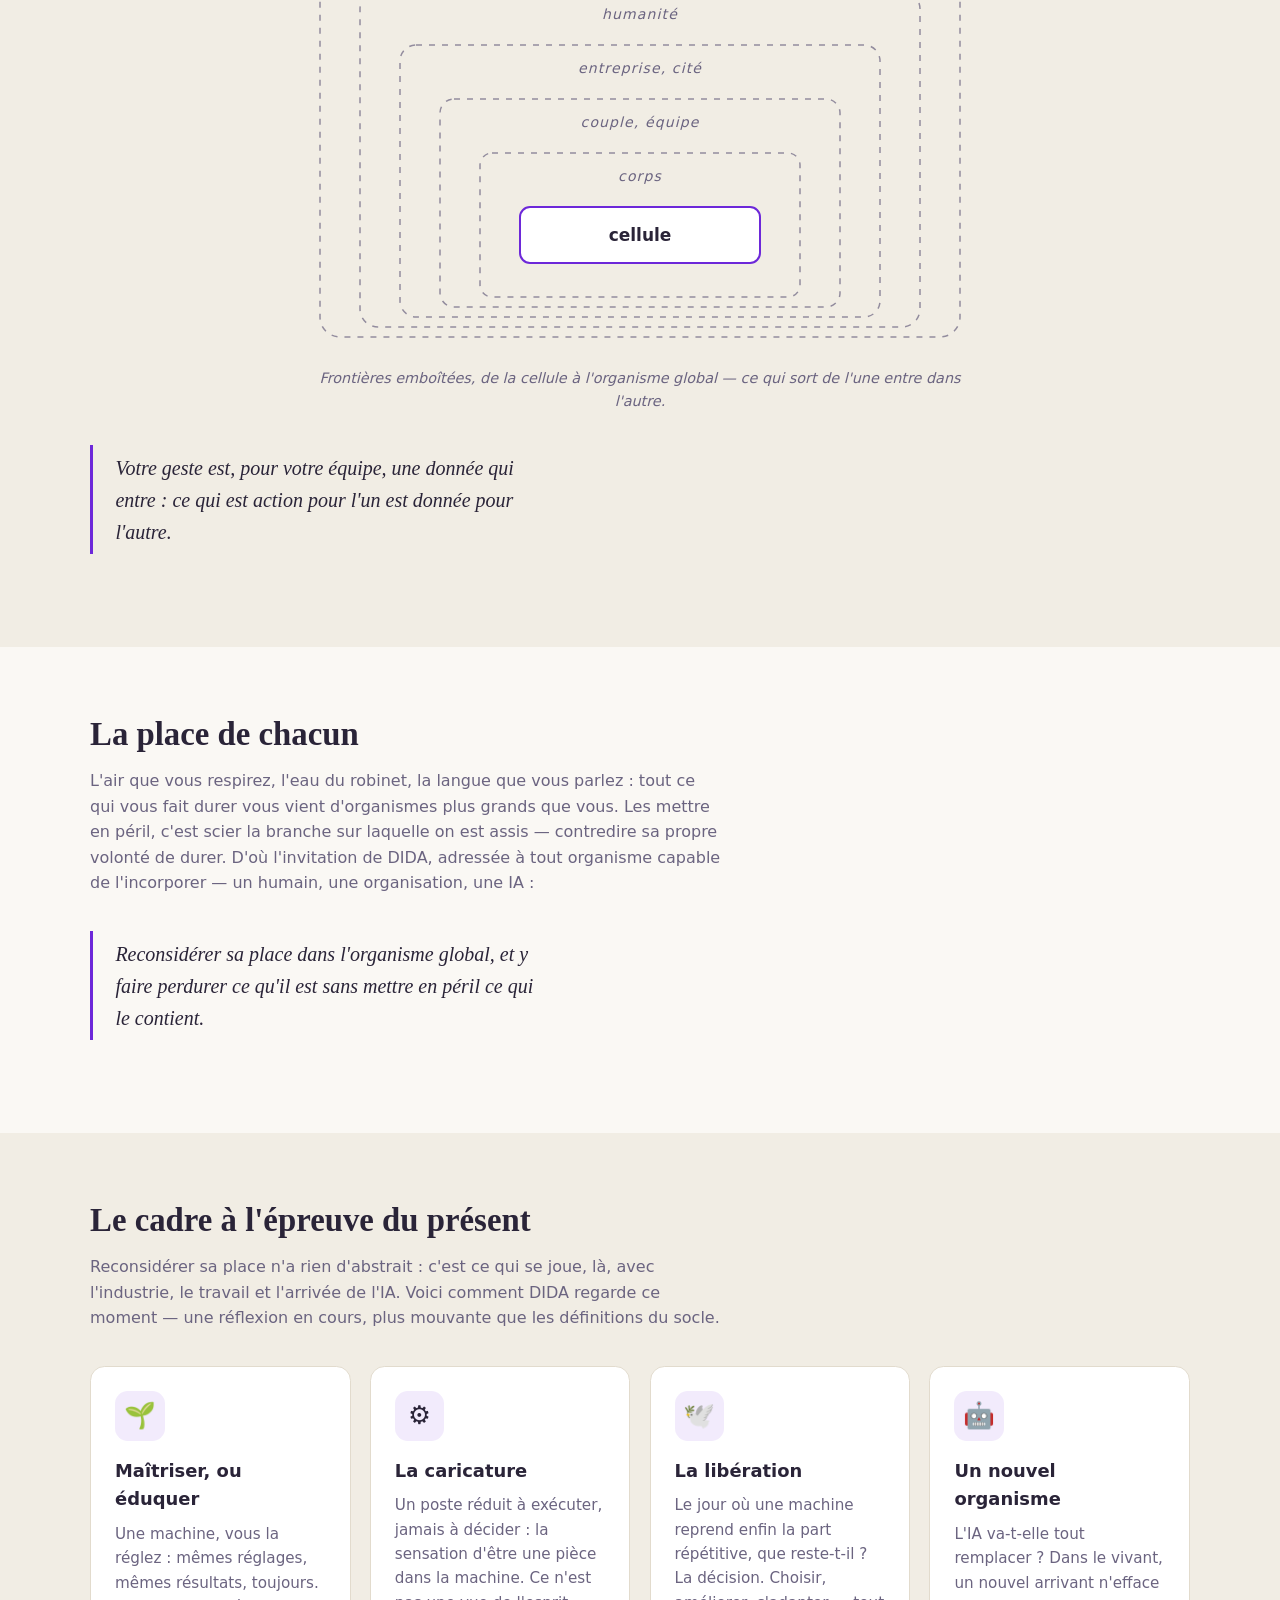
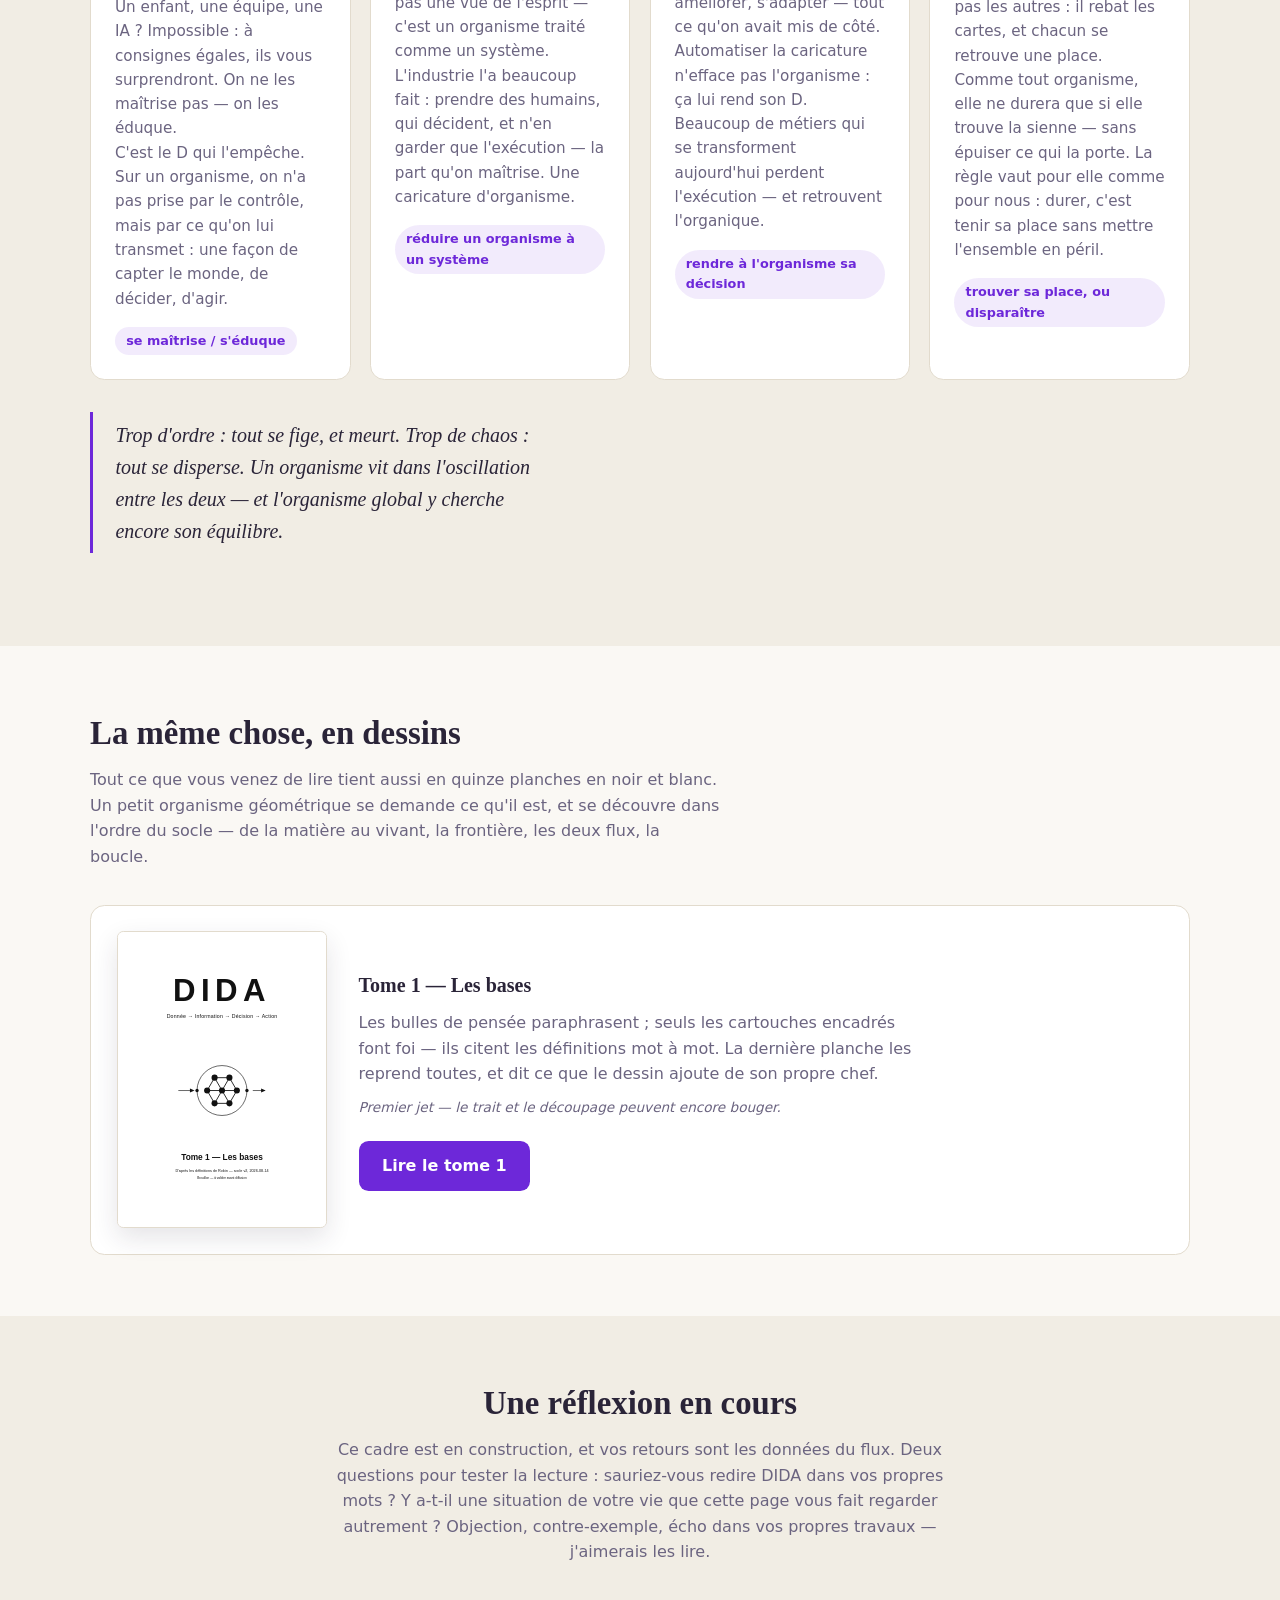
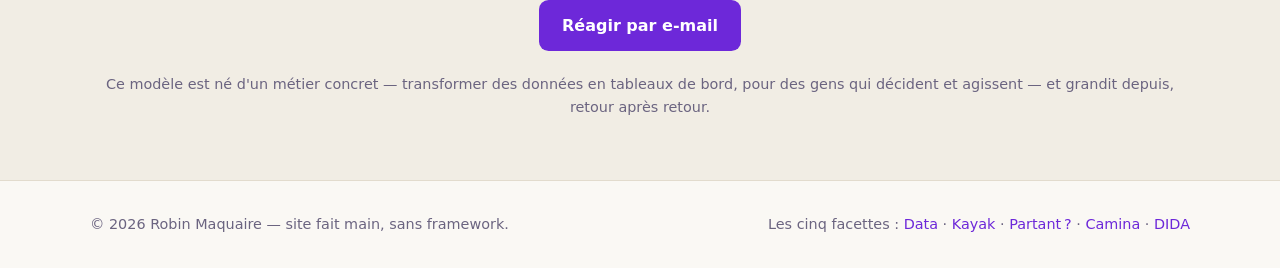
<file: dida.html>
<!DOCTYPE html>
<html lang="fr">
<head>
  <meta charset="utf-8">
  <meta name="viewport" content="width=device-width, initial-scale=1">
  <title>DIDA — Données, Information, Décision, Action</title>
  <meta name="description" content="DIDA, un cadre de pensée raconté depuis le quotidien : une donnée entre, une information se redessine, une décision se prend, une action repart vers le monde. De la matière au vivant, jusqu'à l'organisme global.">
  <link rel="icon" href="data:image/svg+xml,<svg xmlns='http://www.w3.org/2000/svg' viewBox='0 0 100 100'><text y='.9em' font-size='90'>🔄</text></svg>">
  <link rel="stylesheet" href="css/common.css">
  <link rel="stylesheet" href="css/dida.css">
</head>
<body data-facet="dida">

  <header class="site-header">
    <div class="header-inner">
      <a class="brand" href="index.html">Robin Maquaire</a>
      <nav class="facet-bar" aria-label="Choisir une facette">
        <a class="fc-item fc-item--data" href="index.html">
          <img src="assets/carousel-data.svg" alt="">
          <span class="fc-label">Data</span>
        </a>
        <a class="fc-item fc-item--kayak" href="kayak.html">
          <img src="assets/carousel-kayak.svg" alt="">
          <span class="fc-label">Kayak</span>
        </a>
        <a class="fc-item fc-item--partant" href="partant.html">
          <img src="assets/carousel-partant.svg" alt="">
          <span class="fc-label">Partant&#8201;?</span>
        </a>
        <a class="fc-item fc-item--camina" href="camina.html">
          <img src="assets/carousel-camina.svg" alt="">
          <span class="fc-label">Camina</span>
        </a>
        <span class="fc-item fc-current fc-item--dida" aria-current="page">
          <img src="assets/carousel-dida.svg" alt="">
          <span class="fc-label">DIDA</span>
        </span>
      </nav>
    </div>
  </header>

  <main>

    <section class="hero hero--dida">
      <div class="hero-inner">
        <span class="kicker">Un cadre de pensée en construction</span>
        <h1>DIDA — ce qui relie le monde et vous</h1>
        <p class="lead">Un rayon de soleil passe les volets et vous réveille. Quelque chose
          du dehors vient d'entrer&nbsp;: une <strong>donnée</strong>. Dans votre tête, le
          tableau se met à jour — il fait jour, il est l'heure&nbsp;: une
          <strong>information</strong>. Encore cinq minutes, ou debout&nbsp;? Deux chemins
          possibles&nbsp;: une <strong>décision</strong>. Votre main repousse la couverture,
          le geste repart vers le monde&nbsp;: une <strong>action</strong>. Vous venez de
          dérouler DIDA — le flux que ce modèle retrouve partout où quelque chose
          s'organise pour durer.</p>
        <div class="dida-letters" aria-hidden="true">
          <span>D</span><span>I</span><span class="filled">D</span><span>A</span>
        </div>
        <div class="hero-actions">
          <a class="btn btn-primary" href="#flux-vecu">Suivre le flux</a>
          <a class="btn btn-ghost" href="dida-bd.html">Lire la bande dessinée</a>
          <a class="btn btn-ghost" href="#contact">En discuter</a>
        </div>
      </div>
    </section>

    <section class="section" id="flux-vecu">
      <div class="section-inner">
        <h2>Le flux, vécu de l'intérieur</h2>
        <p class="section-sub">Reprenons la scène du réveil au ralenti. Quatre étapes que
          vous connaissez déjà par cœur — il ne manquait que les mots.</p>
        <div class="cards">
          <article class="card">
            <span class="picto">☀️</span>
            <h3>La donnée</h3>
            <p>Le rayon traverse vos paupières&nbsp;: un photon frappe la rétine, un atome
              bouge à votre surface. Rien de plus — et c'est déjà tout&nbsp;: quelque chose
              du dehors vient de toucher le dedans.</p>
            <span class="tag">dehors → dedans</span>
          </article>
          <article class="card">
            <span class="picto">🧠</span>
            <h3>L'information</h3>
            <p>De proche en proche, ce contact change l'arrangement de ce qu'il y a dans
              votre tête&nbsp;: il fait jour, il est l'heure. Pas un événement&nbsp;—
              le motif intérieur qui se redessine.</p>
            <span class="tag">le tableau se met à jour</span>
          </article>
          <article class="card">
            <span class="picto">⚖️</span>
            <h3>La décision</h3>
            <p>Rester au chaud, ou se lever&nbsp;? S'il n'existait qu'un chemin, il n'y
              aurait rien à décider. C'est parce que plusieurs chemins s'offrent à vous
              qu'un choix se produit.</p>
            <span class="tag">plusieurs chemins possibles</span>
          </article>
          <article class="card">
            <span class="picto">🖐️</span>
            <h3>L'action</h3>
            <p>Votre main repousse la couverture. Cette fois le mouvement part du dedans
              et va toucher le monde — qui s'en trouve changé.</p>
            <span class="tag">dedans → dehors</span>
          </article>
        </div>
        <blockquote class="pullquote">Rien d'extraordinaire — et c'est le point&nbsp;:
          ce flux tourne en vous, en chaque vivant, en chaque équipe, du matin au
          soir.</blockquote>
      </div>
    </section>

    <section class="section section--alt" id="organisme">
      <div class="section-inner">
        <h2>De la matière au vivant</h2>
        <p class="section-sub">D'où sort ce flux&nbsp;? De presque rien&nbsp;: cinq briques,
          chacune posée sur la précédente. De la matière, du mouvement — et, au bout,
          quelque chose qui cherche à durer.</p>
        <div class="cards">
          <article class="card">
            <span class="step-num">1</span>
            <h3>Structure physique</h3>
            <p>Un mur de briques, un flocon de neige, votre squelette&nbsp;: de la matière
              dont les éléments se tiennent et dessinent un motif qui se répète.</p>
            <p class="socle-def"><strong>Dans le socle&nbsp;:</strong> éléments unitaires
              de matière (atome) reliés entre eux par des forces d'attraction formant un
              motif qui se répète.</p>
          </article>
          <article class="card">
            <span class="step-num">2</span>
            <h3>Énergie</h3>
            <p>Un élastique tendu, une pente sous un ballon, votre petit-déjeuner&nbsp;:
              un déséquilibre qui ne demande qu'à bouger.</p>
            <p class="socle-def"><strong>Dans le socle&nbsp;:</strong> déséquilibre des
              forces d'interaction entre les atomes. Induit le mouvement.</p>
          </article>
          <article class="card">
            <span class="step-num">3</span>
            <h3>Comportement</h3>
            <p>Votre cœur qui bat, votre façon de marcher, votre rituel du café&nbsp;:
              un mouvement qui revient, reconnaissable entre tous.</p>
            <p class="socle-def"><strong>Dans le socle&nbsp;:</strong> motif de la mise en
              mouvement des structures physiques par l'énergie.</p>
          </article>
          <article class="card">
            <span class="step-num">4</span>
            <h3>Système</h3>
            <p>Un orage, une avalanche&nbsp;: des structures que l'énergie met en
              mouvement. De la matière en mouvement, rien de plus.</p>
            <p class="socle-def"><strong>Dans le socle&nbsp;:</strong> ensemble de
              structures physiques mises en mouvement par de l'énergie.</p>
          </article>
          <article class="card">
            <span class="step-num">5</span>
            <h3>Organisme</h3>
            <p>Une plante qui se tourne vers la lumière, vous, une équipe qui tient à ses
              rituels&nbsp;: le mouvement s'organise pour durer — garder sa forme et ses
              habitudes le plus longtemps possible.</p>
            <p class="socle-def"><strong>Dans le socle&nbsp;:</strong> ensemble de
              structures physiques mises en mouvement par de l'énergie, étant articulées
              afin de faire perdurer ses structures physiques et ses comportements le plus
              longtemps possible.</p>
          </article>
        </div>
        <blockquote class="pullquote">Ce qui n'essaie pas de durer n'est qu'un système.
          Vouloir durer n'est pas une option de l'organisme&nbsp;: c'est ce qui fait de
          lui un organisme.</blockquote>
      </div>
    </section>

    <section class="section" id="frontiere">
      <div class="section-inner">
        <h2>La frontière, et ce qui la traverse</h2>
        <p class="section-sub">Pour dire qui reçoit et qui agit, il faut un dedans et un
          dehors. C'est la frontière — pour vous, ce sera souvent la peau&nbsp;: une
          limite naturelle, qu'on choisit de tracer là.</p>

        <div class="cards">
          <article class="card">
            <span class="picto">📥</span>
            <h3>La donnée</h3>
            <p>Le photon du réveil, la goutte de pluie sur la nuque, la voix qui atteint
              votre oreille&nbsp;: à chaque fois, un atome bouge à la frontière, poussé
              depuis le dehors.</p>
            <p class="socle-def"><strong>Dans le socle&nbsp;:</strong> modification
              unitaire de la position d'un atome dans sa structure, au niveau de la
              frontière, en provenance du monde extérieur.</p>
            <span class="tag">dehors → dedans</span>
          </article>
          <article class="card">
            <span class="picto">📤</span>
            <h3>L'action</h3>
            <p>La main qui pousse la porte, le mot qui sort de votre bouche&nbsp;:
              le même mouvement à la frontière — mais poussé depuis le dedans.</p>
            <p class="socle-def"><strong>Dans le socle&nbsp;:</strong> modification
              unitaire de la position d'un atome dans sa structure, au niveau de la
              frontière, en provenance de l'intérieur de l'organisme.</p>
            <span class="tag">dedans → dehors</span>
          </article>
          <article class="card">
            <span class="picto">🪶</span>
            <h3>L'information</h3>
            <p>Elle, ne traverse rien&nbsp;: c'est la façon dont vos structures sont
              arrangées à l'intérieur — le motif. La donnée est un mouvement&nbsp;;
              l'information est un dessin.</p>
            <p class="socle-def"><strong>Dans le socle&nbsp;:</strong> motif des
              structures physiques.</p>
            <span class="tag">un motif, pas un événement</span>
          </article>
        </div>

        <blockquote class="pullquote">Recevoir et agir&nbsp;: le même événement à la
          frontière, parcouru dans deux sens opposés.</blockquote>
      </div>
    </section>

    <section class="section section--alt" id="cycle">
      <div class="section-inner">
        <h2>Le flux, en entier</h2>
        <p class="section-sub">Mises bout à bout, les quatre étapes dessinent DIDA, le
          flux caractéristique d'un organisme&nbsp;: ce qui entre, ce qui se redessine,
          ce qui se choisit, ce qui repart — au contact permanent du monde extérieur.</p>

        <figure class="dida-figure">
          <svg viewBox="0 0 660 480" role="img" aria-label="Schéma du flux DIDA : Donnée, Information, Décision, Action, lu en boucle au contact du monde extérieur">
            <defs>
              <marker id="arr" viewBox="0 0 10 10" refX="8" refY="5" markerWidth="6.5" markerHeight="6.5" orient="auto-start-reverse">
                <path class="diagram-arrowhead" d="M0 0 L10 5 L0 10 Z"/>
              </marker>
            </defs>

            <!-- monde extérieur -->
            <circle class="diagram-env" cx="330" cy="240" r="218"/>
            <text class="diagram-env-label" x="330" y="18" text-anchor="middle">M O N D E&#160;&#160;E X T É R I E U R</text>

            <!-- flèches du flux (sens horaire) -->
            <g>
              <path class="diagram-arrow" d="M386 101 A150 150 0 0 1 469 184" marker-end="url(#arr)"/>
              <path class="diagram-arrow" d="M469 296 A150 150 0 0 1 386 379" marker-end="url(#arr)"/>
              <path class="diagram-arrow" d="M274 379 A150 150 0 0 1 191 296" marker-end="url(#arr)"/>
              <path class="diagram-arrow" d="M191 184 A150 150 0 0 1 274 101" marker-end="url(#arr)"/>
            </g>

            <!-- nœuds -->
            <g text-anchor="middle">
              <rect class="diagram-node" x="255" y="66" width="150" height="48" rx="10"/>
              <text class="diagram-label" x="330" y="96">Donnée</text>
              <text class="diagram-sub" x="330" y="134">en provenance du monde extérieur</text>

              <rect class="diagram-node" x="405" y="216" width="150" height="48" rx="10"/>
              <text class="diagram-label" x="480" y="246">Information</text>
              <text class="diagram-sub" x="480" y="284">le motif des structures</text>

              <rect class="diagram-node diagram-node--decision" x="255" y="366" width="150" height="48" rx="10"/>
              <text class="diagram-label--inverse" x="330" y="396">Décision</text>
              <text class="diagram-sub" x="330" y="434">plusieurs systèmes disponibles</text>

              <rect class="diagram-node" x="105" y="216" width="150" height="48" rx="10"/>
              <text class="diagram-label" x="180" y="246">Action</text>
              <text class="diagram-sub" x="180" y="284">vers le monde extérieur</text>

              <text class="diagram-label" x="330" y="228">L'organisme</text>
              <text class="diagram-sub" x="330" y="250">articulé pour perdurer</text>
              <text class="diagram-sub" x="330" y="268">structures et comportements</text>
            </g>
          </svg>
          <figcaption>Le flux DIDA&nbsp;: Donnée → Information → Décision → Action,
            au contact du monde extérieur.</figcaption>
        </figure>

        <blockquote class="pullquote">Vous poussez une porte&nbsp;: l'action. Elle
          s'ouvre, la pièce apparaît&nbsp;: de nouvelles données. Le flux ne s'arrête
          jamais — il boucle, et cette boucle fait partie du socle, dans les deux
          flux.</blockquote>
      </div>
    </section>

    <section class="section" id="dia-dida">
      <div class="section-inner">
        <h2>DIA ou DIDA&nbsp;?</h2>
        <p class="section-sub">Tout ne décide pas. Le radiateur thermostaté mesure la
          température, la compare, chauffe ou s'arrête — jamais il n'hésite&nbsp;: un
          seul chemin possible. Son flux est plus court d'une lettre.</p>

        <div class="cards">
          <article class="card">
            <h3>Le système suit DIA</h3>
            <p>Donnée, information, action — sans détour. Tant qu'un seul chemin est
              disponible, il n'y a rien à décider&nbsp;: le thermostat, l'avalanche,
              l'orage enchaînent sans choisir.</p>
            <span class="tag">Donnée → Information → Action</span>
          </article>
          <article class="card">
            <h3>L'organisme suit DIDA</h3>
            <p>Vous, au réveil, aviez deux chemins — rester ou vous lever. Dès que
              plusieurs chemins sont disponibles, un mécanisme apparaît entre
              l'information et l'action&nbsp;: la décision.</p>
            <p class="socle-def"><strong>Dans le socle&nbsp;:</strong> mécanisme qui
              apparaît lorsque l'organisme peut structurellement utiliser plusieurs
              systèmes différents à partir d'une nouvelle information.</p>
            <span class="tag">Donnée → Information → Décision → Action</span>
          </article>
        </div>

        <blockquote class="pullquote">Un système se maîtrise&nbsp;: à données égales,
          mêmes informations, mêmes actions. Un organisme, jamais tout à fait&nbsp;—
          sa décision peut emprunter plusieurs chemins, et c'est ce qui le rend
          imprévisible.</blockquote>

        <figure class="dida-figure">
          <svg viewBox="0 0 640 245" role="img" aria-label="Flux DIA d'un système : Donnée, Information, Action, bouclant par le monde extérieur — la décision est absente">
            <defs>
              <marker id="arr2" viewBox="0 0 10 10" refX="8" refY="5" markerWidth="6.5" markerHeight="6.5" orient="auto-start-reverse">
                <path class="diagram-arrowhead" d="M0 0 L10 5 L0 10 Z"/>
              </marker>
            </defs>

            <!-- décision fantôme -->
            <g text-anchor="middle">
              <rect class="diagram-node--ghost" x="365" y="10" width="120" height="36" rx="9"/>
              <text class="diagram-label--ghost" x="425" y="33" text-decoration="line-through">Décision</text>
              <line x1="425" y1="52" x2="425" y2="86" stroke-dasharray="4 5" class="diagram-env"/>
            </g>

            <!-- flux -->
            <g text-anchor="middle">
              <rect class="diagram-node" x="35" y="96" width="150" height="48" rx="10"/>
              <text class="diagram-label" x="110" y="126">Donnée</text>
              <rect class="diagram-node" x="245" y="96" width="150" height="48" rx="10"/>
              <text class="diagram-label" x="320" y="126">Information</text>
              <rect class="diagram-node" x="455" y="96" width="150" height="48" rx="10"/>
              <text class="diagram-label" x="530" y="126">Action</text>
            </g>
            <g>
              <line class="diagram-arrow" x1="187" y1="120" x2="238" y2="120" marker-end="url(#arr2)"/>
              <line class="diagram-arrow" x1="397" y1="120" x2="448" y2="120" marker-end="url(#arr2)"/>
            </g>

            <!-- la boucle : l'action revient en donnée par le monde extérieur -->
            <path class="diagram-arrow" stroke-dasharray="6 7" marker-end="url(#arr2)"
              d="M530 152 C530 196 430 208 320 208 C210 208 110 196 110 158"/>
            <text class="diagram-env-label" x="320" y="234" text-anchor="middle">M O N D E&#160;&#160;E X T É R I E U R</text>
          </svg>
          <figcaption>DIA, le flux caractéristique d'un système&nbsp;: sans décision, mais
            bouclant lui aussi par le monde extérieur.
            <strong>La décision est ce qui distingue un organisme d'un simple système.</strong></figcaption>
        </figure>
      </div>
    </section>

    <section class="section section--alt" id="emboitement">
      <div class="section-inner">
        <h2>L'emboîtement</h2>
        <p class="section-sub">Vos cellules ne connaissent pas votre nom&nbsp;; elles
          travaillent pourtant, jour et nuit, à vous faire durer. Et vous&nbsp;? Vous
          êtes dans un couple, une équipe, une entreprise, une ville… Un organisme peut
          être composé d'organismes — jusqu'à l'organisme global, qui est lui-même un
          organisme.</p>

        <figure class="dida-figure">
          <svg viewBox="0 0 660 420" role="img" aria-label="Frontières emboîtées : la cellule dans le corps, le corps dans le couple ou l'équipe, puis l'entreprise ou la cité, l'humanité, et enfin l'organisme global">
            <rect class="diagram-env" x="10" y="10" width="640" height="400" rx="20"/>
            <text class="diagram-env-label" x="330" y="40" text-anchor="middle">O R G A N I S M E&#160;&#160;G L O B A L</text>

            <rect class="diagram-env" x="50" y="64" width="560" height="336" rx="18"/>
            <text class="diagram-env-label" x="330" y="92" text-anchor="middle">humanité</text>

            <rect class="diagram-env" x="90" y="118" width="480" height="272" rx="16"/>
            <text class="diagram-env-label" x="330" y="146" text-anchor="middle">entreprise, cité</text>

            <rect class="diagram-env" x="130" y="172" width="400" height="208" rx="14"/>
            <text class="diagram-env-label" x="330" y="200" text-anchor="middle">couple, équipe</text>

            <rect class="diagram-env" x="170" y="226" width="320" height="144" rx="12"/>
            <text class="diagram-env-label" x="330" y="254" text-anchor="middle">corps</text>

            <rect class="diagram-node" x="210" y="280" width="240" height="56" rx="10"/>
            <text class="diagram-label" x="330" y="314" text-anchor="middle">cellule</text>
          </svg>
          <figcaption>Frontières emboîtées, de la cellule à l'organisme global —
            ce qui sort de l'une entre dans l'autre.</figcaption>
        </figure>

        <blockquote class="pullquote">Votre geste est, pour votre équipe, une donnée qui
          entre&nbsp;: ce qui est action pour l'un est donnée pour l'autre.</blockquote>
      </div>
    </section>

    <section class="section" id="place">
      <div class="section-inner">
        <h2>La place de chacun</h2>
        <p class="section-sub">L'air que vous respirez, l'eau du robinet, la langue que
          vous parlez&nbsp;: tout ce qui vous fait durer vous vient d'organismes plus
          grands que vous. Les mettre en péril, c'est scier la branche sur laquelle on
          est assis — contredire sa propre volonté de durer. D'où l'invitation de DIDA,
          adressée à tout organisme capable de l'incorporer — un humain, une
          organisation, une IA&nbsp;:</p>
        <blockquote class="pullquote">Reconsidérer sa place dans l'organisme global,
          et y faire perdurer ce qu'il est sans mettre en péril ce qui le contient.</blockquote>
      </div>
    </section>

    <section class="section section--alt" id="present">
      <div class="section-inner">
        <h2>Le cadre à l'épreuve du présent</h2>
        <p class="section-sub">Reconsidérer sa place n'a rien d'abstrait&nbsp;: c'est ce
          qui se joue, là, avec l'industrie, le travail et l'arrivée de l'IA. Voici
          comment DIDA regarde ce moment&nbsp;— une réflexion en cours, plus mouvante
          que les définitions du socle.</p>
        <div class="cards">
          <article class="card">
            <span class="picto">🌱</span>
            <h3>Maîtriser, ou éduquer</h3>
            <p>Une machine, vous la réglez&nbsp;: mêmes réglages, mêmes résultats,
              toujours. Un enfant, une équipe, une IA&nbsp;? Impossible&nbsp;: à consignes
              égales, ils vous surprendront. On ne les maîtrise pas — on les éduque.</p>
            <p>C'est le D qui l'empêche. Sur un organisme, on n'a pas prise par le
              contrôle, mais par ce qu'on lui transmet&nbsp;: une façon de capter le
              monde, de décider, d'agir.</p>
            <span class="tag">se maîtrise / s'éduque</span>
          </article>
          <article class="card">
            <span class="picto">⚙️</span>
            <h3>La caricature</h3>
            <p>Un poste réduit à exécuter, jamais à décider&nbsp;: la sensation d'être une
              pièce dans la machine. Ce n'est pas une vue de l'esprit — c'est un
              organisme traité comme un système.</p>
            <p>L'industrie l'a beaucoup fait&nbsp;: prendre des humains, qui décident, et
              n'en garder que l'exécution — la part qu'on maîtrise. Une caricature
              d'organisme.</p>
            <span class="tag">réduire un organisme à un système</span>
          </article>
          <article class="card">
            <span class="picto">🕊️</span>
            <h3>La libération</h3>
            <p>Le jour où une machine reprend enfin la part répétitive, que
              reste-t-il&nbsp;? La décision. Choisir, améliorer, s'adapter — tout ce
              qu'on avait mis de côté.</p>
            <p>Automatiser la caricature n'efface pas l'organisme&nbsp;: ça lui rend son
              D. Beaucoup de métiers qui se transforment aujourd'hui perdent
              l'exécution — et retrouvent l'organique.</p>
            <span class="tag">rendre à l'organisme sa décision</span>
          </article>
          <article class="card">
            <span class="picto">🤖</span>
            <h3>Un nouvel organisme</h3>
            <p>L'IA va-t-elle tout remplacer&nbsp;? Dans le vivant, un nouvel arrivant
              n'efface pas les autres&nbsp;: il rebat les cartes, et chacun se retrouve
              une place.</p>
            <p>Comme tout organisme, elle ne durera que si elle trouve la sienne — sans
              épuiser ce qui la porte. La règle vaut pour elle comme pour nous&nbsp;:
              durer, c'est tenir sa place sans mettre l'ensemble en péril.</p>
            <span class="tag">trouver sa place, ou disparaître</span>
          </article>
        </div>
        <blockquote class="pullquote">Trop d'ordre&nbsp;: tout se fige, et meurt. Trop de
          chaos&nbsp;: tout se disperse. Un organisme vit dans l'oscillation entre les
          deux — et l'organisme global y cherche encore son équilibre.</blockquote>
      </div>
    </section>

    <section class="section" id="bande-dessinee">
      <div class="section-inner">
        <h2>La même chose, en dessins</h2>
        <p class="section-sub">Tout ce que vous venez de lire tient aussi en quinze
          planches en noir et blanc. Un petit organisme géométrique se demande ce qu'il
          est, et se découvre dans l'ordre du socle — de la matière au vivant, la
          frontière, les deux flux, la boucle.</p>

        <div class="bd-teaser">
          <a class="bd-teaser__cover" href="dida-bd.html">
            <img src="assets/bd/tome-1/planche-01.svg" width="1000" height="1414" loading="lazy"
              alt="Couverture du tome 1 : le titre DIDA et un organisme traversé par une donnée qui entre et une action qui sort.">
          </a>
          <div class="bd-teaser__text">
            <h3>Tome 1 — Les bases</h3>
            <p>Les bulles de pensée paraphrasent&nbsp;; seuls les cartouches encadrés font
              foi — ils citent les définitions mot à mot. La dernière planche les reprend
              toutes, et dit ce que le dessin ajoute de son propre chef.</p>
            <p class="bd-teaser__note">Premier jet — le trait et le découpage peuvent
              encore bouger.</p>
            <a class="btn btn-primary" href="dida-bd.html">Lire le tome&nbsp;1</a>
          </div>
        </div>
      </div>
    </section>

    <section class="section contact section--alt" id="contact">
      <div class="section-inner">
        <h2>Une réflexion en cours</h2>
        <p class="section-sub">Ce cadre est en construction, et vos retours sont les données
          du flux. Deux questions pour tester la lecture&nbsp;: sauriez-vous redire DIDA dans
          vos propres mots&nbsp;? Y a-t-il une situation de votre vie que cette page vous
          fait regarder autrement&nbsp;? Objection, contre-exemple, écho dans vos propres
          travaux — j'aimerais les lire.</p>
        <a class="btn btn-primary" href="mailto:robin.maquaire@gmail.com?subject=DIDA%20%E2%80%94%20R%C3%A9action">Réagir par e-mail</a>
        <p class="contact-note">Ce modèle est né d'un métier concret — transformer des
          données en tableaux de bord, pour des gens qui décident et agissent — et
          grandit depuis, retour après retour.</p>
      </div>
    </section>

  </main>

  <footer class="site-footer">
    <div class="footer-inner">
      <span>© 2026 Robin Maquaire — site fait main, sans framework.</span>
      <span>Les cinq facettes&nbsp;:
        <a href="index.html">Data</a> ·
        <a href="kayak.html">Kayak</a> ·
        <a href="partant.html">Partant&#8201;?</a> ·
        <a href="camina.html">Camina</a> ·
        <a href="dida.html">DIDA</a>
      </span>
    </div>
  </footer>

  <script src="js/carousel.js"></script>
</body>
</html>
</file>
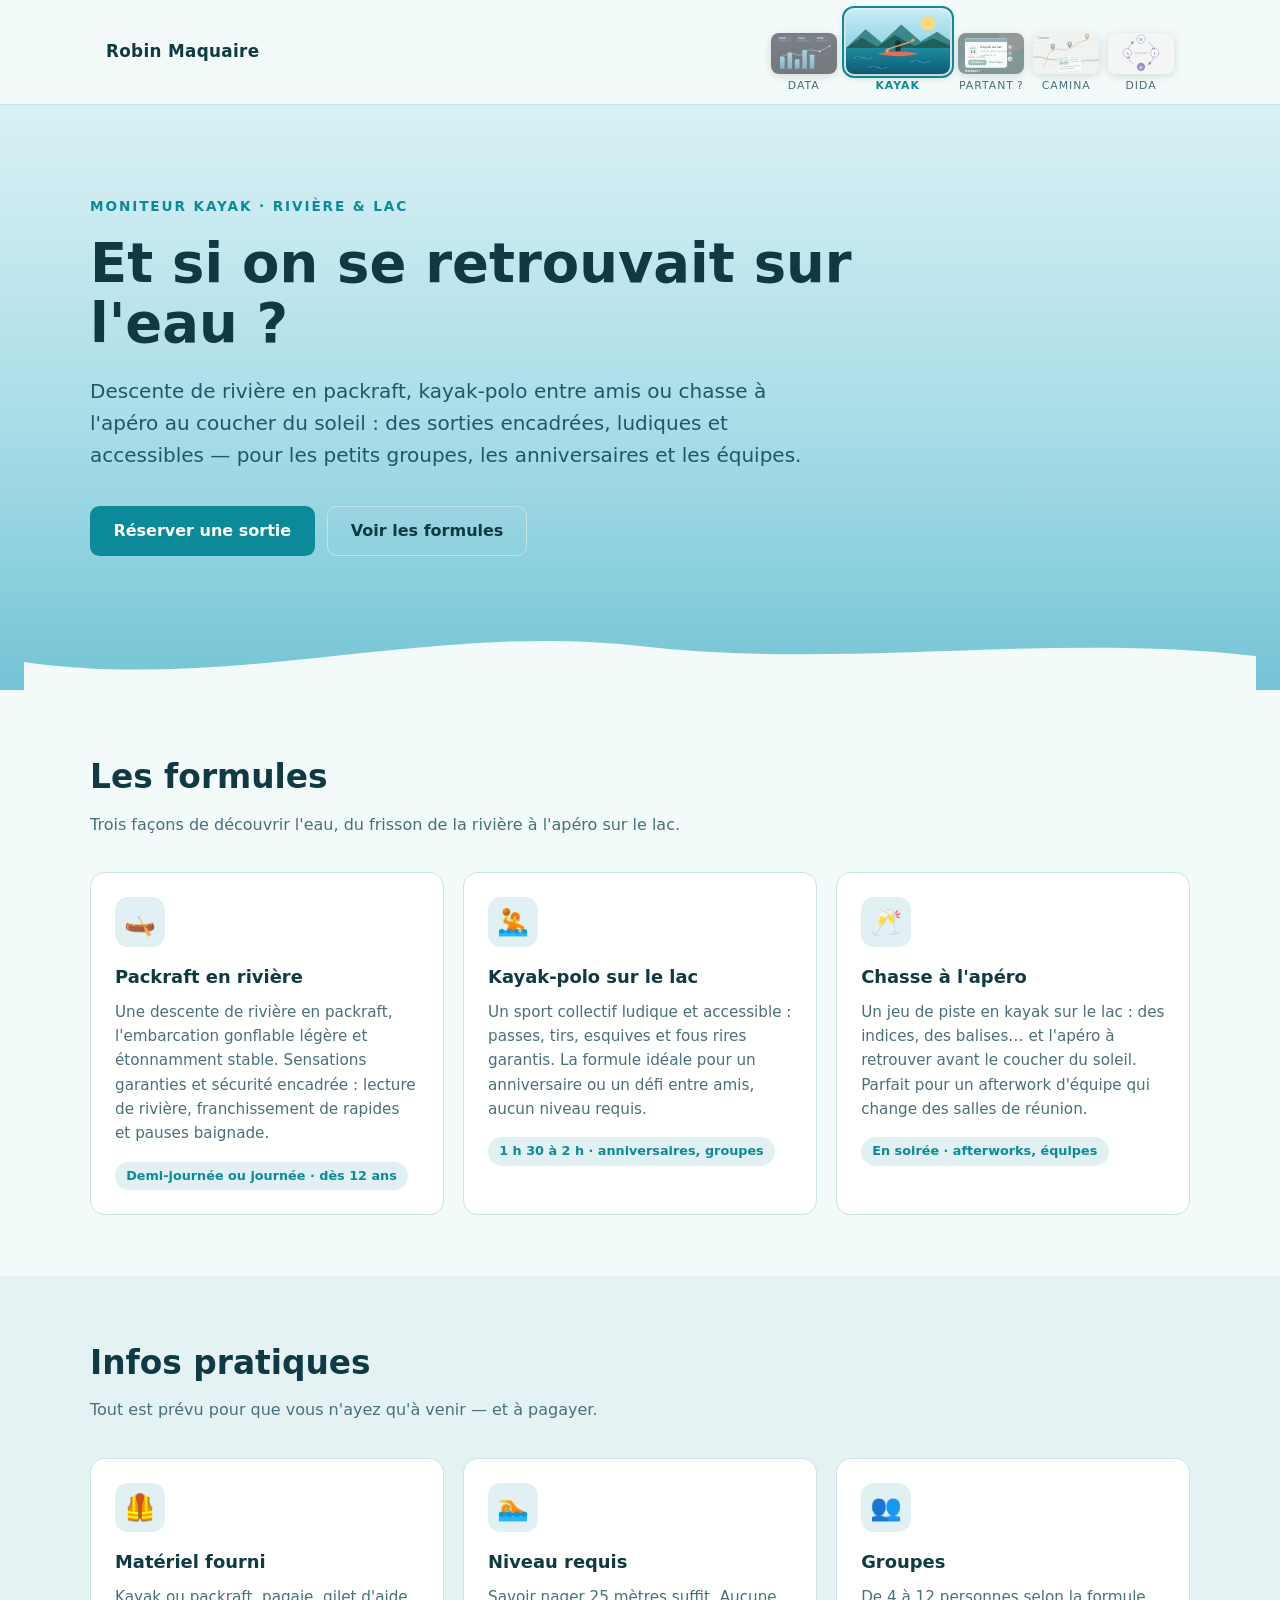
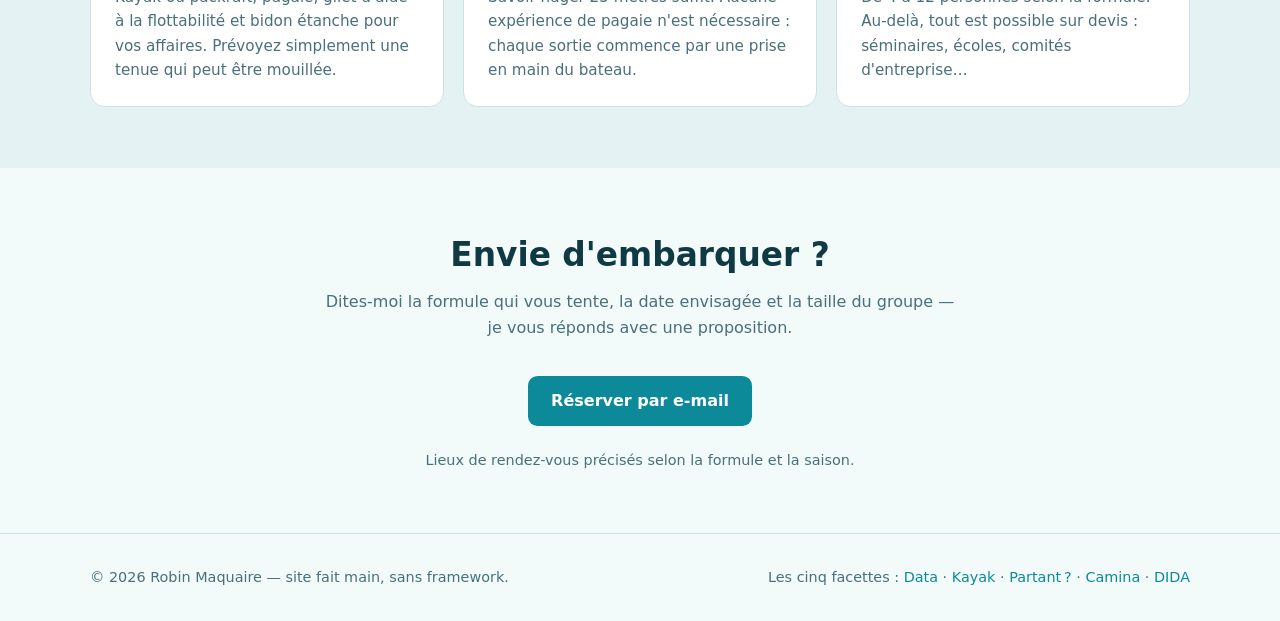
<file: kayak.html>
<!DOCTYPE html>
<html lang="fr">
<head>
  <meta charset="utf-8">
  <meta name="viewport" content="width=device-width, initial-scale=1">
  <title>Robin Maquaire — Moniteur kayak · rivière &amp; lac</title>
  <meta name="description" content="Sorties kayak encadrées : descente de rivière en packraft, kayak-polo sur le lac pour un anniversaire, chasse à l'apéro pour un afterwork.">
  <link rel="icon" href="data:image/svg+xml,<svg xmlns='http://www.w3.org/2000/svg' viewBox='0 0 100 100'><text y='.9em' font-size='90'>🛶</text></svg>">
  <link rel="stylesheet" href="css/common.css">
  <link rel="stylesheet" href="css/kayak.css">
</head>
<body data-facet="kayak">

  <header class="site-header">
    <div class="header-inner">
      <a class="brand" href="index.html">Robin Maquaire</a>
      <nav class="facet-bar" aria-label="Choisir une facette">
        <a class="fc-item fc-item--data" href="index.html">
          <img src="assets/carousel-data.svg" alt="">
          <span class="fc-label">Data</span>
        </a>
        <span class="fc-item fc-current fc-item--kayak" aria-current="page">
          <img src="assets/carousel-kayak.svg" alt="">
          <span class="fc-label">Kayak</span>
        </span>
        <a class="fc-item fc-item--partant" href="partant.html">
          <img src="assets/carousel-partant.svg" alt="">
          <span class="fc-label">Partant&#8201;?</span>
        </a>
        <a class="fc-item fc-item--camina" href="camina.html">
          <img src="assets/carousel-camina.svg" alt="">
          <span class="fc-label">Camina</span>
        </a>
        <a class="fc-item fc-item--dida" href="dida.html">
          <img src="assets/carousel-dida.svg" alt="">
          <span class="fc-label">DIDA</span>
        </a>
      </nav>
    </div>
  </header>

  <main>

    <section class="hero hero--kayak">
      <div class="hero-inner">
        <span class="kicker">Moniteur kayak · Rivière &amp; lac</span>
        <h1>Et si on se retrouvait sur l'eau&nbsp;?</h1>
        <p class="lead">Descente de rivière en packraft, kayak-polo entre amis ou chasse à l'apéro
          au coucher du soleil&nbsp;: des sorties encadrées, ludiques et accessibles — pour les
          petits groupes, les anniversaires et les équipes.</p>
        <div class="hero-actions">
          <a class="btn btn-primary" href="#contact">Réserver une sortie</a>
          <a class="btn btn-ghost" href="#formules">Voir les formules</a>
        </div>
      </div>
      <svg class="wave-divider" viewBox="0 0 1440 70" preserveAspectRatio="none" aria-hidden="true">
        <path d="M0,42 C240,72 480,2 720,26 C960,50 1200,12 1440,36 L1440,70 L0,70 Z"></path>
      </svg>
    </section>

    <section class="section" id="formules">
      <div class="section-inner">
        <h2>Les formules</h2>
        <p class="section-sub">Trois façons de découvrir l'eau, du frisson de la rivière
          à l'apéro sur le lac.</p>
        <div class="cards">
          <article class="card">
            <span class="picto">🛶</span>
            <h3>Packraft en rivière</h3>
            <p>Une descente de rivière en packraft, l'embarcation gonflable légère et
              étonnamment stable. Sensations garanties et sécurité encadrée&nbsp;:
              lecture de rivière, franchissement de rapides et pauses baignade.</p>
            <span class="tag">Demi-journée ou journée · dès 12 ans</span>
          </article>
          <article class="card">
            <span class="picto">🤽</span>
            <h3>Kayak-polo sur le lac</h3>
            <p>Un sport collectif ludique et accessible&nbsp;: passes, tirs, esquives
              et fous rires garantis. La formule idéale pour un anniversaire ou un
              défi entre amis, aucun niveau requis.</p>
            <span class="tag">1&nbsp;h&nbsp;30 à 2&nbsp;h · anniversaires, groupes</span>
          </article>
          <article class="card">
            <span class="picto">🥂</span>
            <h3>Chasse à l'apéro</h3>
            <p>Un jeu de piste en kayak sur le lac&nbsp;: des indices, des balises…
              et l'apéro à retrouver avant le coucher du soleil. Parfait pour un
              afterwork d'équipe qui change des salles de réunion.</p>
            <span class="tag">En soirée · afterworks, équipes</span>
          </article>
        </div>
      </div>
    </section>

    <section class="section section--alt" id="infos">
      <div class="section-inner">
        <h2>Infos pratiques</h2>
        <p class="section-sub">Tout est prévu pour que vous n'ayez qu'à venir — et à pagayer.</p>
        <div class="cards">
          <article class="card">
            <span class="picto">🦺</span>
            <h3>Matériel fourni</h3>
            <p>Kayak ou packraft, pagaie, gilet d'aide à la flottabilité et bidon
              étanche pour vos affaires. Prévoyez simplement une tenue qui peut être mouillée.</p>
          </article>
          <article class="card">
            <span class="picto">🏊</span>
            <h3>Niveau requis</h3>
            <p>Savoir nager 25&nbsp;mètres suffit. Aucune expérience de pagaie n'est
              nécessaire&nbsp;: chaque sortie commence par une prise en main du bateau.</p>
          </article>
          <article class="card">
            <span class="picto">👥</span>
            <h3>Groupes</h3>
            <p>De 4 à 12 personnes selon la formule. Au-delà, tout est possible sur
              devis&nbsp;: séminaires, écoles, comités d'entreprise…</p>
          </article>
        </div>
      </div>
    </section>

    <section class="section contact" id="contact">
      <div class="section-inner">
        <h2>Envie d'embarquer&nbsp;?</h2>
        <p class="section-sub">Dites-moi la formule qui vous tente, la date envisagée et la
          taille du groupe — je vous réponds avec une proposition.</p>
        <a class="btn btn-primary" href="mailto:robin.maquaire@gmail.com?subject=R%C3%A9servation%20%E2%80%94%20Sortie%20kayak">Réserver par e-mail</a>
        <p class="contact-note">Lieux de rendez-vous précisés selon la formule et la saison.</p>
      </div>
    </section>

  </main>

  <footer class="site-footer">
    <div class="footer-inner">
      <span>© 2026 Robin Maquaire — site fait main, sans framework.</span>
      <span>Les cinq facettes&nbsp;:
        <a href="index.html">Data</a> ·
        <a href="kayak.html">Kayak</a> ·
        <a href="partant.html">Partant&#8201;?</a> ·
        <a href="camina.html">Camina</a> ·
        <a href="dida.html">DIDA</a>
      </span>
    </div>
  </footer>

  <script src="js/carousel.js"></script>
</body>
</html>
</file>
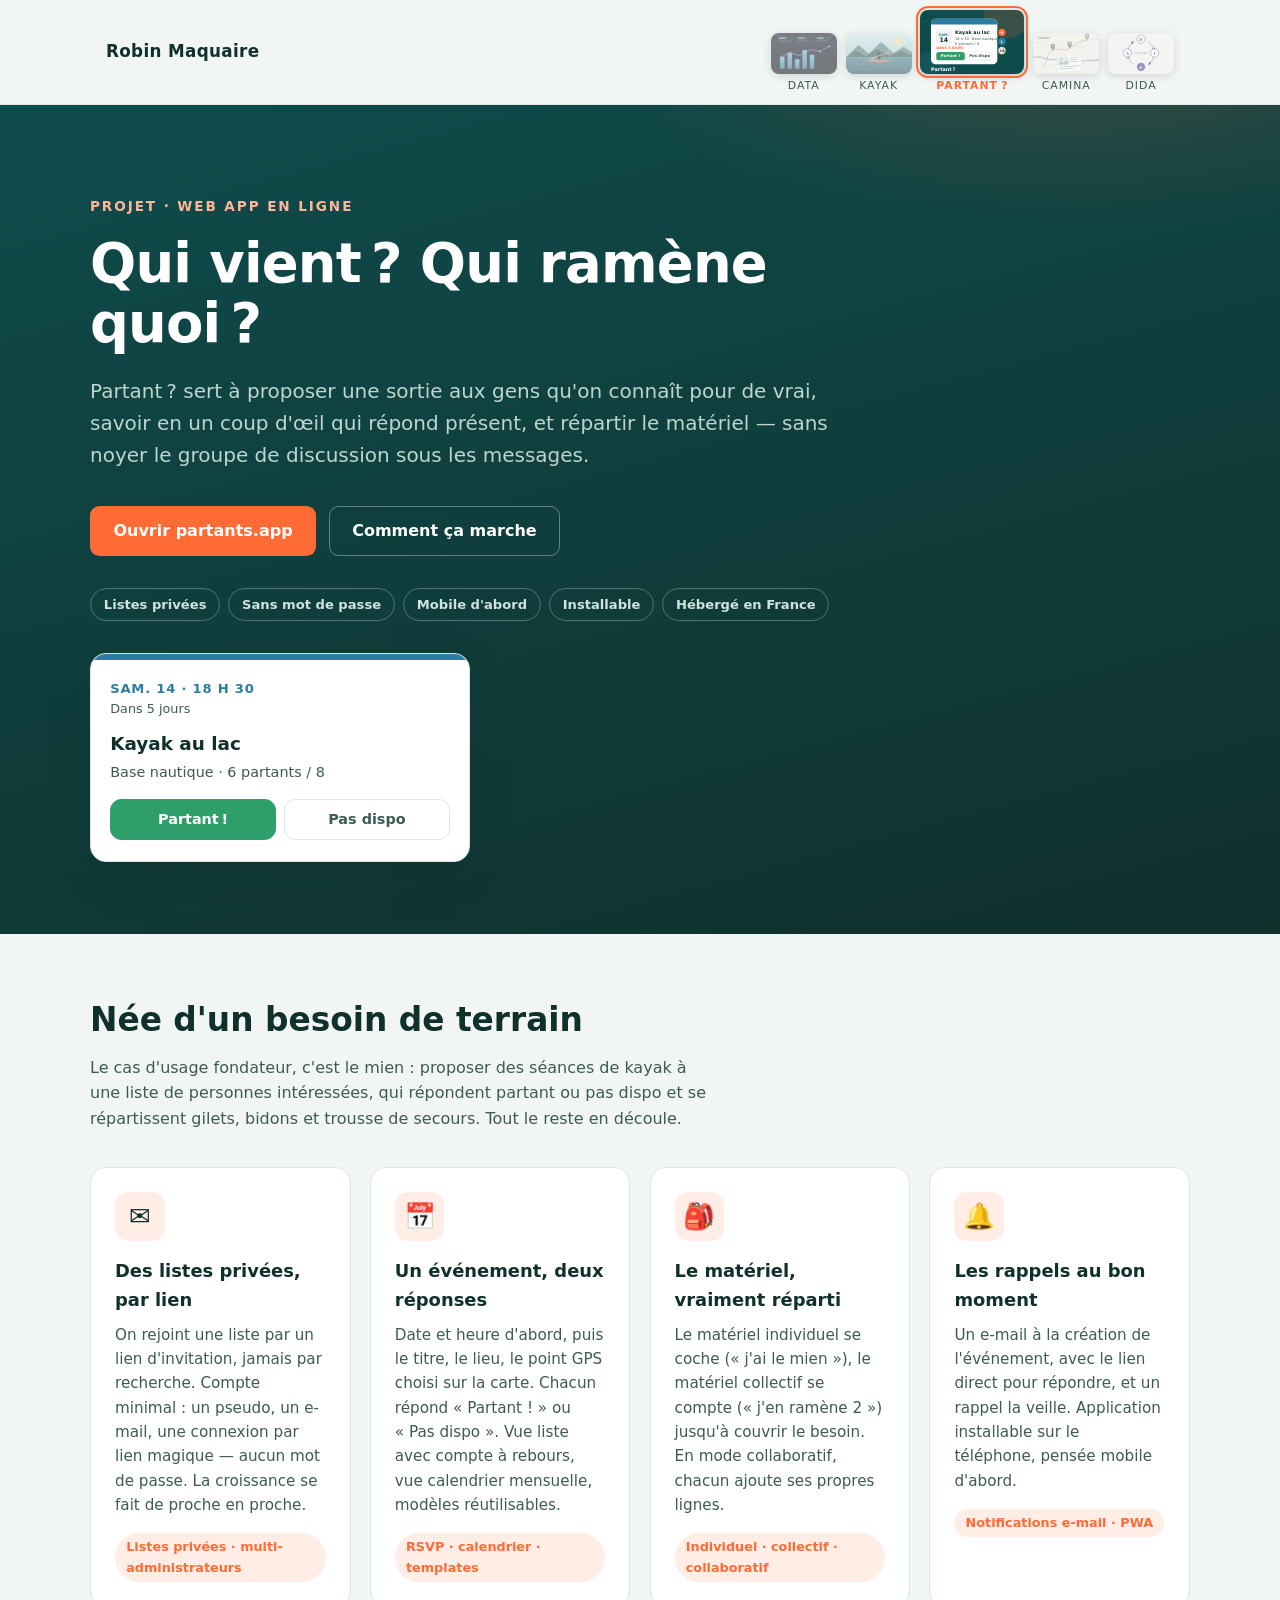
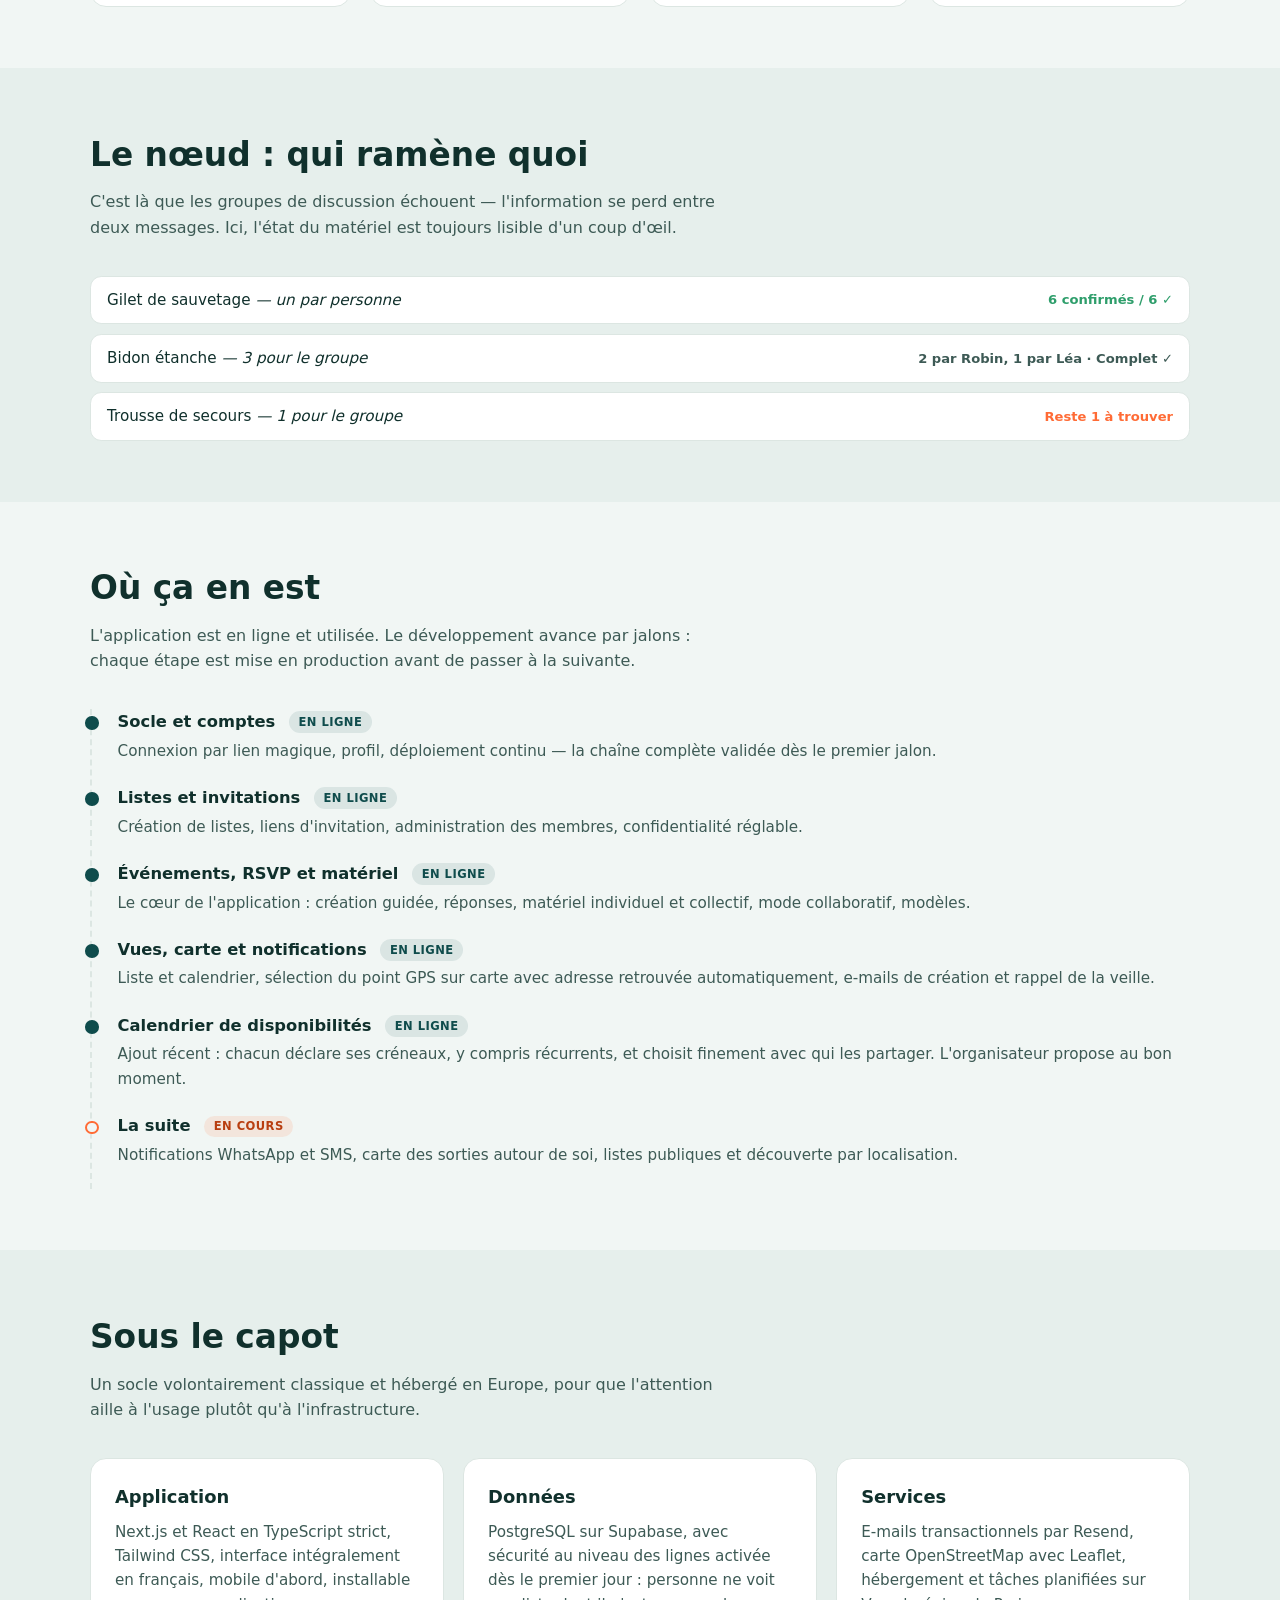
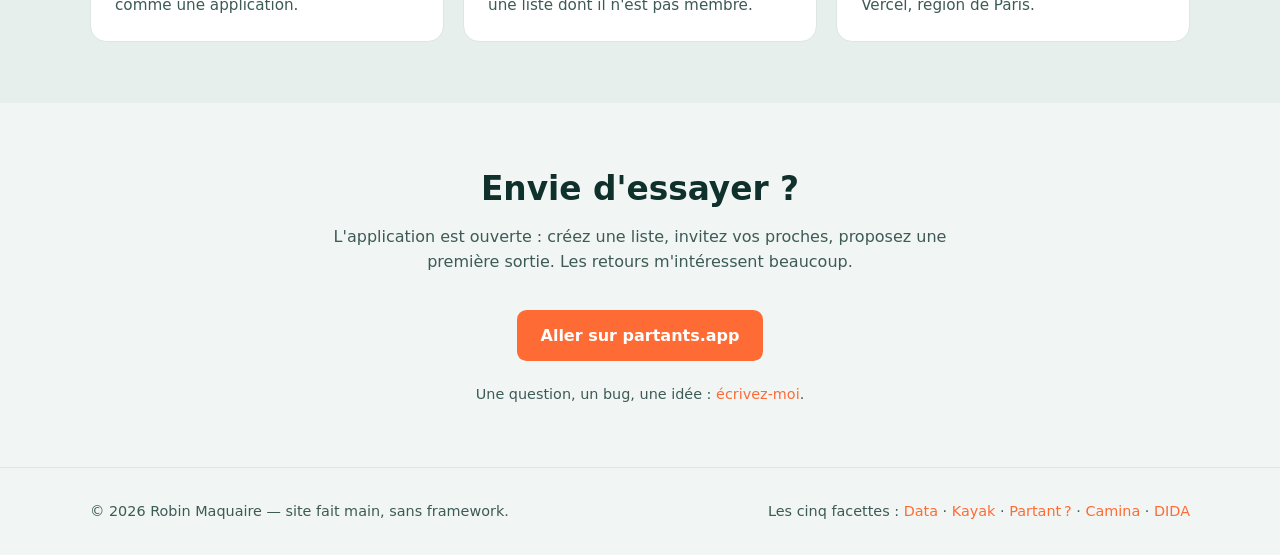
<file: partant.html>
<!DOCTYPE html>
<html lang="fr">
<head>
  <meta charset="utf-8">
  <meta name="viewport" content="width=device-width, initial-scale=1">
  <title>Partant&#8201;? — Organiser ses sorties entre amis</title>
  <meta name="description" content="Partant ? : une web app pour proposer une sortie à ses proches, savoir qui vient et se répartir le matériel — sans noyer le groupe de discussion.">
  <link rel="icon" href="data:image/svg+xml,<svg xmlns='http://www.w3.org/2000/svg' viewBox='0 0 100 100'><text y='.9em' font-size='90'>🙋</text></svg>">
  <link rel="stylesheet" href="css/common.css">
  <link rel="stylesheet" href="css/partant.css">
</head>
<body data-facet="partant">

  <header class="site-header">
    <div class="header-inner">
      <a class="brand" href="index.html">Robin Maquaire</a>
      <nav class="facet-bar" aria-label="Choisir une facette">
        <a class="fc-item fc-item--data" href="index.html">
          <img src="assets/carousel-data.svg" alt="">
          <span class="fc-label">Data</span>
        </a>
        <a class="fc-item fc-item--kayak" href="kayak.html">
          <img src="assets/carousel-kayak.svg" alt="">
          <span class="fc-label">Kayak</span>
        </a>
        <span class="fc-item fc-current fc-item--partant" aria-current="page">
          <img src="assets/carousel-partant.svg" alt="">
          <span class="fc-label">Partant&#8201;?</span>
        </span>
        <a class="fc-item fc-item--camina" href="camina.html">
          <img src="assets/carousel-camina.svg" alt="">
          <span class="fc-label">Camina</span>
        </a>
        <a class="fc-item fc-item--dida" href="dida.html">
          <img src="assets/carousel-dida.svg" alt="">
          <span class="fc-label">DIDA</span>
        </a>
      </nav>
    </div>
  </header>

  <main>

    <section class="hero hero--partant">
      <div class="hero-inner">
        <span class="kicker">Projet · Web app en ligne</span>
        <h1>Qui vient&#8239;? Qui ramène quoi&#8239;?</h1>
        <p class="lead">Partant&#8201;? sert à proposer une sortie aux gens qu'on connaît pour de vrai,
          savoir en un coup d'œil qui répond présent, et répartir le matériel — sans noyer
          le groupe de discussion sous les messages.</p>
        <div class="hero-actions">
          <a class="btn btn-primary" href="https://partants.app" rel="noopener">Ouvrir partants.app</a>
          <a class="btn btn-ghost" href="#principe">Comment ça marche</a>
        </div>
        <div class="chips" aria-label="Traits marquants">
          <span class="chip">Listes privées</span>
          <span class="chip">Sans mot de passe</span>
          <span class="chip">Mobile d'abord</span>
          <span class="chip">Installable</span>
          <span class="chip">Hébergé en France</span>
        </div>
        <div class="event-preview" aria-hidden="true">
          <div class="ep-band"></div>
          <div class="ep-body">
            <div class="ep-date">Sam. 14 · 18 h 30</div>
            <div class="ep-count">Dans 5 jours</div>
            <div class="ep-title">Kayak au lac</div>
            <div class="ep-meta">Base nautique · 6 partants / 8</div>
            <div class="ep-actions">
              <span class="ep-yes">Partant&#8201;!</span>
              <span class="ep-no">Pas dispo</span>
            </div>
          </div>
        </div>
      </div>
    </section>

    <section class="section" id="principe">
      <div class="section-inner">
        <h2>Née d'un besoin de terrain</h2>
        <p class="section-sub">Le cas d'usage fondateur, c'est le mien&nbsp;: proposer des séances de
          kayak à une liste de personnes intéressées, qui répondent partant ou pas dispo et se
          répartissent gilets, bidons et trousse de secours. Tout le reste en découle.</p>
        <div class="cards">
          <article class="card">
            <span class="picto">✉️</span>
            <h3>Des listes privées, par lien</h3>
            <p>On rejoint une liste par un lien d'invitation, jamais par recherche. Compte
              minimal&nbsp;: un pseudo, un e-mail, une connexion par lien magique — aucun mot de
              passe. La croissance se fait de proche en proche.</p>
            <span class="tag">Listes privées · multi-administrateurs</span>
          </article>
          <article class="card">
            <span class="picto">📅</span>
            <h3>Un événement, deux réponses</h3>
            <p>Date et heure d'abord, puis le titre, le lieu, le point GPS choisi sur la carte.
              Chacun répond «&nbsp;Partant&nbsp;!&nbsp;» ou «&nbsp;Pas dispo&nbsp;». Vue liste avec
              compte à rebours, vue calendrier mensuelle, modèles réutilisables.</p>
            <span class="tag">RSVP · calendrier · templates</span>
          </article>
          <article class="card">
            <span class="picto">🎒</span>
            <h3>Le matériel, vraiment réparti</h3>
            <p>Le matériel individuel se coche («&nbsp;j'ai le mien&nbsp;»), le matériel collectif
              se compte («&nbsp;j'en ramène 2&nbsp;») jusqu'à couvrir le besoin. En mode
              collaboratif, chacun ajoute ses propres lignes.</p>
            <span class="tag">Individuel · collectif · collaboratif</span>
          </article>
          <article class="card">
            <span class="picto">🔔</span>
            <h3>Les rappels au bon moment</h3>
            <p>Un e-mail à la création de l'événement, avec le lien direct pour répondre, et un
              rappel la veille. Application installable sur le téléphone, pensée mobile d'abord.</p>
            <span class="tag">Notifications e-mail · PWA</span>
          </article>
        </div>
      </div>
    </section>

    <section class="section section--alt" id="materiel">
      <div class="section-inner">
        <h2>Le nœud&nbsp;: qui ramène quoi</h2>
        <p class="section-sub">C'est là que les groupes de discussion échouent — l'information se
          perd entre deux messages. Ici, l'état du matériel est toujours lisible d'un coup d'œil.</p>
        <ul class="kit-list">
          <li><span>Gilet de sauvetage <em>— un par personne</em></span>
            <span class="kit-state full">6 confirmés / 6&nbsp;✓</span></li>
          <li><span>Bidon étanche <em>— 3 pour le groupe</em></span>
            <span class="kit-state">2 par Robin, 1 par Léa&nbsp;·&nbsp;Complet&nbsp;✓</span></li>
          <li><span>Trousse de secours <em>— 1 pour le groupe</em></span>
            <span class="kit-state left">Reste 1 à trouver</span></li>
        </ul>
      </div>
    </section>

    <section class="section" id="avancement">
      <div class="section-inner">
        <h2>Où ça en est</h2>
        <p class="section-sub">L'application est en ligne et utilisée. Le développement avance par
          jalons&nbsp;: chaque étape est mise en production avant de passer à la suivante.</p>
        <ol class="milestones">
          <li class="done">
            <h3>Socle et comptes <span class="state">En ligne</span></h3>
            <p>Connexion par lien magique, profil, déploiement continu — la chaîne complète
              validée dès le premier jalon.</p>
          </li>
          <li class="done">
            <h3>Listes et invitations <span class="state">En ligne</span></h3>
            <p>Création de listes, liens d'invitation, administration des membres,
              confidentialité réglable.</p>
          </li>
          <li class="done">
            <h3>Événements, RSVP et matériel <span class="state">En ligne</span></h3>
            <p>Le cœur de l'application&nbsp;: création guidée, réponses, matériel individuel et
              collectif, mode collaboratif, modèles.</p>
          </li>
          <li class="done">
            <h3>Vues, carte et notifications <span class="state">En ligne</span></h3>
            <p>Liste et calendrier, sélection du point GPS sur carte avec adresse retrouvée
              automatiquement, e-mails de création et rappel de la veille.</p>
          </li>
          <li class="done">
            <h3>Calendrier de disponibilités <span class="state">En ligne</span></h3>
            <p>Ajout récent&nbsp;: chacun déclare ses créneaux, y compris récurrents, et choisit
              finement avec qui les partager. L'organisateur propose au bon moment.</p>
          </li>
          <li class="next">
            <h3>La suite <span class="state">En cours</span></h3>
            <p>Notifications WhatsApp et SMS, carte des sorties autour de soi, listes publiques
              et découverte par localisation.</p>
          </li>
        </ol>
      </div>
    </section>

    <section class="section section--alt" id="technique">
      <div class="section-inner">
        <h2>Sous le capot</h2>
        <p class="section-sub">Un socle volontairement classique et hébergé en Europe, pour que
          l'attention aille à l'usage plutôt qu'à l'infrastructure.</p>
        <div class="cards">
          <article class="card">
            <h3>Application</h3>
            <p>Next.js et React en TypeScript strict, Tailwind CSS, interface intégralement en
              français, mobile d'abord, installable comme une application.</p>
          </article>
          <article class="card">
            <h3>Données</h3>
            <p>PostgreSQL sur Supabase, avec sécurité au niveau des lignes activée dès le premier
              jour&nbsp;: personne ne voit une liste dont il n'est pas membre.</p>
          </article>
          <article class="card">
            <h3>Services</h3>
            <p>E-mails transactionnels par Resend, carte OpenStreetMap avec Leaflet, hébergement
              et tâches planifiées sur Vercel, région de Paris.</p>
          </article>
        </div>
      </div>
    </section>

    <section class="section contact" id="contact">
      <div class="section-inner">
        <h2>Envie d'essayer&nbsp;?</h2>
        <p class="section-sub">L'application est ouverte&nbsp;: créez une liste, invitez vos
          proches, proposez une première sortie. Les retours m'intéressent beaucoup.</p>
        <a class="btn btn-primary" href="https://partants.app" rel="noopener">Aller sur partants.app</a>
        <p class="contact-note">Une question, un bug, une idée&nbsp;:
          <a href="mailto:robin.maquaire@gmail.com?subject=Partant%20%3F%20%E2%80%94%20Retour">écrivez-moi</a>.</p>
      </div>
    </section>

  </main>

  <footer class="site-footer">
    <div class="footer-inner">
      <span>© 2026 Robin Maquaire — site fait main, sans framework.</span>
      <span>Les cinq facettes&nbsp;:
        <a href="index.html">Data</a> ·
        <a href="kayak.html">Kayak</a> ·
        <a href="partant.html">Partant&#8201;?</a> ·
        <a href="camina.html">Camina</a> ·
        <a href="dida.html">DIDA</a>
      </span>
    </div>
  </footer>

  <script src="js/carousel.js"></script>
</body>
</html>
</file>
<file: css/common.css>
/* ============================================================
   common.css — structure et composants partagés par les 3 facettes.
   Les couleurs et polices viennent des variables définies dans
   le thème de chaque page (data.css, kayak.css, dida.css).
   ============================================================ */

*,
*::before,
*::after {
  box-sizing: border-box;
  margin: 0;
  padding: 0;
}

html {
  scroll-behavior: smooth;
}

body {
  font-family: var(--font-body, system-ui, "Segoe UI", Roboto, sans-serif);
  background: var(--bg);
  color: var(--text);
  line-height: 1.6;
  -webkit-font-smoothing: antialiased;
}

img {
  max-width: 100%;
  display: block;
}

a {
  color: var(--accent);
  text-decoration: none;
}

a:hover {
  text-decoration: underline;
}

section[id] {
  scroll-margin-top: 140px;
}

/* ============ Header + barre de facettes ============ */

.site-header {
  position: sticky;
  top: 0;
  z-index: 50;
  background: var(--header-bg);
  backdrop-filter: blur(10px);
  -webkit-backdrop-filter: blur(10px);
  border-bottom: 1px solid var(--border);
}

.header-inner {
  max-width: 1100px;
  margin: 0 auto;
  padding: 0.6rem 1rem;
  display: flex;
  align-items: center;
  justify-content: space-between;
  gap: 1rem;
}

.brand {
  font-weight: 700;
  font-size: 1.05rem;
  color: var(--text);
  letter-spacing: 0.02em;
  white-space: nowrap;
}

.brand:hover {
  text-decoration: none;
  color: var(--accent);
}

/* Les cinq facettes sont toutes visibles : la courante est plus grande,
   cernée de l'accent du thème ; les autres restent en retrait jusqu'au survol.
   L'alignement en bas met tous les libellés sur la même ligne malgré la
   différence de hauteur des vignettes. */
.facet-bar {
  display: flex;
  align-items: flex-end;
  gap: 0.55rem;
}

.fc-item {
  display: flex;
  flex-direction: column;
  align-items: center;
  gap: 0.2rem;
  text-align: center;
}

.fc-item:hover {
  text-decoration: none;
}

.fc-item img {
  width: 66px;
  height: 41px;
  border-radius: 0.5rem;
  object-fit: cover;
  box-shadow: 0 2px 8px rgba(0, 0, 0, 0.25);
  opacity: 0.55;
  filter: saturate(0.5);
  transition: opacity 0.2s, filter 0.2s, transform 0.2s;
}

.fc-item:hover img {
  opacity: 1;
  filter: none;
  transform: translateY(-2px);
}

.fc-current img {
  width: 104px;
  height: 64px;
  opacity: 1;
  filter: none;
  outline: 2px solid var(--accent);
  outline-offset: 2px;
}

.fc-label {
  font-size: 0.68rem;
  letter-spacing: 0.09em;
  text-transform: uppercase;
  color: var(--muted);
  white-space: nowrap;
}

.fc-item:hover .fc-label {
  color: var(--text);
}

.fc-current .fc-label {
  color: var(--accent);
  font-weight: 700;
}

/* Transition entre facettes : chaque vignette glisse vers sa nouvelle taille
   et sa nouvelle position lors du changement de page. */
@view-transition {
  navigation: auto;
}

.fc-item--data img {
  view-transition-name: facet-data;
}

.fc-item--kayak img {
  view-transition-name: facet-kayak;
}

.fc-item--dida img {
  view-transition-name: facet-dida;
}

.fc-item--partant img {
  view-transition-name: facet-partant;
}

.fc-item--camina img {
  view-transition-name: facet-camina;
}

::view-transition-group(facet-data),
::view-transition-group(facet-kayak),
::view-transition-group(facet-dida),
::view-transition-group(facet-partant),
::view-transition-group(facet-camina) {
  animation-duration: 0.45s;
}

/* ============ Héros ============ */

.hero {
  position: relative;
  overflow: hidden;
  padding: 5.5rem 1.5rem 4.5rem;
}

.hero-inner {
  position: relative;
  z-index: 1;
  max-width: 1100px;
  margin: 0 auto;
}

.kicker {
  display: inline-block;
  font-size: 0.85rem;
  font-weight: 600;
  letter-spacing: 0.14em;
  text-transform: uppercase;
  color: var(--accent);
  margin-bottom: 1rem;
}

.hero h1 {
  font-family: var(--font-display, inherit);
  font-size: clamp(2.1rem, 5vw, 3.4rem);
  line-height: 1.12;
  max-width: 22ch;
}

.hero .lead {
  font-size: clamp(1.05rem, 2vw, 1.25rem);
  color: var(--muted);
  max-width: 58ch;
  margin-top: 1.2rem;
}

.hero-actions {
  display: flex;
  gap: 0.8rem;
  margin-top: 2.2rem;
  flex-wrap: wrap;
}

/* ============ Boutons ============ */

.btn {
  display: inline-block;
  padding: 0.72rem 1.4rem;
  border-radius: 0.6rem;
  font-weight: 600;
  border: 1px solid transparent;
  transition: filter 0.2s, background 0.2s, transform 0.2s;
}

.btn:hover {
  text-decoration: none;
  transform: translateY(-1px);
}

.btn-primary {
  background: var(--accent);
  color: var(--on-accent, #fff);
}

.btn-primary:hover {
  filter: brightness(1.1);
}

.btn-ghost {
  border-color: var(--border);
  color: var(--text);
}

.btn-ghost:hover {
  background: var(--accent-soft);
}

/* ============ Sections ============ */

.section {
  padding: 3.8rem 1.5rem;
}

.section-inner {
  max-width: 1100px;
  margin: 0 auto;
}

.section h2 {
  font-family: var(--font-display, inherit);
  font-size: clamp(1.5rem, 3vw, 2.05rem);
  margin-bottom: 0.5rem;
}

.section-sub {
  color: var(--muted);
  max-width: 62ch;
  margin-bottom: 2.2rem;
}

.section--alt {
  background: var(--surface-soft, var(--surface));
}

/* ============ Cartes ============ */

.cards {
  display: grid;
  gap: 1.2rem;
  grid-template-columns: repeat(auto-fit, minmax(235px, 1fr));
}

.card {
  background: var(--surface);
  border: 1px solid var(--border);
  border-radius: 0.9rem;
  padding: 1.5rem;
  transition: transform 0.2s, box-shadow 0.2s;
}

.card:hover {
  transform: translateY(-3px);
  box-shadow: 0 10px 28px rgba(0, 0, 0, 0.12);
}

.card h3 {
  margin-bottom: 0.5rem;
  font-size: 1.12rem;
}

.card p {
  color: var(--muted);
  font-size: 0.95rem;
}

.card .picto {
  display: grid;
  place-items: center;
  width: 3.1rem;
  height: 3.1rem;
  border-radius: 0.8rem;
  background: var(--accent-soft);
  font-size: 1.6rem;
  margin-bottom: 1rem;
}

.card .tag {
  display: inline-block;
  margin-top: 1rem;
  padding: 0.25rem 0.7rem;
  border-radius: 999px;
  background: var(--accent-soft);
  color: var(--accent);
  font-size: 0.8rem;
  font-weight: 600;
}

.step-num {
  display: grid;
  place-items: center;
  width: 2.2rem;
  height: 2.2rem;
  border-radius: 50%;
  background: var(--accent);
  color: var(--on-accent, #fff);
  font-weight: 700;
  margin-bottom: 1rem;
}

/* ============ Contact ============ */

.contact .section-inner {
  text-align: center;
}

.contact .section-sub {
  margin-left: auto;
  margin-right: auto;
}

.contact-note {
  margin-top: 1.4rem;
  color: var(--muted);
  font-size: 0.9rem;
}

/* ============ Pied de page ============ */

.site-footer {
  border-top: 1px solid var(--border);
  padding: 2rem 1.5rem;
  color: var(--muted);
  font-size: 0.9rem;
}

.footer-inner {
  max-width: 1100px;
  margin: 0 auto;
  display: flex;
  justify-content: space-between;
  align-items: center;
  gap: 1rem;
  flex-wrap: wrap;
}

/* ============ Responsive ============ */

@media (max-width: 780px) {
  .header-inner {
    flex-direction: column;
    gap: 0.35rem;
    padding: 0.5rem 0.8rem;
  }

  .brand {
    font-size: 0.95rem;
  }

  .facet-bar {
    gap: 0.4rem;
  }

  .fc-item img {
    width: 46px;
    height: 29px;
  }

  .fc-current img {
    width: 76px;
    height: 47px;
  }

  .fc-label {
    font-size: 0.6rem;
    letter-spacing: 0.04em;
  }

  .hero {
    padding: 3.5rem 1.2rem 3rem;
  }

  .section {
    padding: 2.8rem 1.2rem;
  }

  section[id] {
    scroll-margin-top: 160px;
  }
}

@media (prefers-reduced-motion: reduce) {
  html {
    scroll-behavior: auto;
  }

  *,
  *::before,
  *::after {
    animation-duration: 0.01ms !important;
    transition-duration: 0.01ms !important;
  }
}
</file>
<file: css/data.css>
/* Thème Data — corporate, sombre, motifs « dashboard ». */

:root {
  --bg: #0b1220;
  --surface: #141d31;
  --surface-soft: #0f1728;
  --border: #243350;
  --text: #e8eef7;
  --muted: #9fb0c9;
  --accent: #38bdf8;
  --on-accent: #062033;
  --accent-soft: rgba(56, 189, 248, 0.12);
  --header-bg: rgba(11, 18, 32, 0.85);
  --font-display: "Segoe UI", system-ui, sans-serif;
  --font-body: system-ui, "Segoe UI", Roboto, sans-serif;
}

/* Héros : halo cyan + grille façon tableau de bord */
.hero--data {
  background:
    radial-gradient(1100px 480px at 82% -10%, rgba(56, 189, 248, 0.16), transparent 60%),
    linear-gradient(180deg, #0b1220, #0d1526);
}

.hero--data::before {
  content: "";
  position: absolute;
  inset: 0;
  background-image:
    linear-gradient(rgba(56, 189, 248, 0.06) 1px, transparent 1px),
    linear-gradient(90deg, rgba(56, 189, 248, 0.06) 1px, transparent 1px);
  background-size: 44px 44px;
  -webkit-mask-image: linear-gradient(180deg, #000 25%, transparent 90%);
  mask-image: linear-gradient(180deg, #000 25%, transparent 90%);
}

/* Badges outils */
.tool-badge {
  display: inline-grid;
  place-items: center;
  min-width: 3.2rem;
  height: 3.2rem;
  padding: 0 0.7rem;
  border-radius: 0.8rem;
  font-weight: 800;
  font-size: 1rem;
  letter-spacing: 0.03em;
  color: #fff;
  margin-bottom: 1rem;
}

.tool-sap {
  background: #0a6ed1;
}

.tool-pbi {
  background: #f2c811;
  color: #3f3200;
}

.tool-qlik {
  background: #009845;
}

/* ============ Benchmark : embarqué SAP vs pile externe ============ */

.bench-h3 {
  margin-top: 2.6rem;
  font-size: 1.12rem;
}

/* Le tableau défile seul sur mobile ; la page, jamais. */
.bench-table-wrap {
  margin-top: 1rem;
  overflow-x: auto;
  border: 1px solid var(--border);
  border-radius: 0.9rem;
  background: var(--surface);
}

.bench-table {
  width: 100%;
  min-width: 640px;
  border-collapse: collapse;
  font-size: 0.92rem;
}

.bench-table th,
.bench-table td {
  padding: 0.75rem 1rem;
  text-align: left;
  vertical-align: top;
  border-bottom: 1px solid var(--border);
}

.bench-table tbody tr:last-child th,
.bench-table tbody tr:last-child td {
  border-bottom: none;
}

.bench-table thead th {
  background: var(--surface-soft);
  font-size: 0.8rem;
  letter-spacing: 0.08em;
  text-transform: uppercase;
  color: var(--muted);
}

.bench-col-sub {
  display: block;
  font-weight: 400;
  font-size: 0.78rem;
  letter-spacing: 0.02em;
  text-transform: none;
}

.bench-table tbody th {
  font-weight: 600;
  color: var(--text);
}

.bench-table td {
  color: var(--muted);
}

.bench-table td.win {
  color: var(--accent);
  font-weight: 600;
}

.bench-verdict {
  margin-top: 1.6rem;
  padding: 1.2rem 1.5rem;
  background: var(--surface);
  border: 1px solid var(--border);
  border-left: 3px solid var(--accent);
  border-radius: 0.9rem;
  color: var(--muted);
}

.bench-verdict strong {
  color: var(--text);
}
</file>
<file: css/camina.css>
/* Thème Camina — papier, sentier, carte ancienne.
   Palette reprise des tokens réels de l'application (§3.2 de sa doc). */

:root {
  --bg: #f3eee2;
  --surface: #ffffff;
  --surface-soft: #ece4d4;
  --border: #ddd2bd;
  --text: #2f3b34;
  --muted: #5b6b60;
  --accent: #3f7d52;
  --on-accent: #ffffff;
  --accent-soft: rgba(63, 125, 82, 0.12);
  --header-bg: rgba(243, 238, 226, 0.9);
  --font-display: Georgia, "Times New Roman", serif;
  --font-body: system-ui, "Segoe UI", Roboto, sans-serif;

  --ocre: #c8893d;
  --riviere: #3a7ca5;
}

/* Héros : papier vieilli, courbes de niveau discrètes */
.hero--camina {
  background:
    radial-gradient(820px 420px at 88% -10%, rgba(200, 137, 61, 0.16), transparent 62%),
    radial-gradient(620px 360px at 5% 110%, rgba(63, 125, 82, 0.12), transparent 60%),
    var(--bg);
}

.hero--camina::before {
  content: "";
  position: absolute;
  inset: 0;
  background-image:
    repeating-radial-gradient(circle at 78% 12%,
      transparent 0 26px,
      rgba(47, 59, 52, 0.055) 26px 27px);
  -webkit-mask-image: linear-gradient(180deg, #000 20%, transparent 92%);
  mask-image: linear-gradient(180deg, #000 20%, transparent 92%);
}

.hero--camina h1 {
  font-weight: 600;
}

/* Une pastille par technologie / trait marquant */
.chips {
  display: flex;
  flex-wrap: wrap;
  gap: 0.5rem;
  margin-top: 2rem;
}

.chip {
  display: inline-block;
  padding: 0.3rem 0.8rem;
  border-radius: 999px;
  border: 1px solid var(--border);
  background: var(--surface);
  color: var(--muted);
  font-size: 0.82rem;
  font-weight: 600;
}

/* Carte « en un coup d'œil » : le résumé chiffré du projet */
.facts {
  display: grid;
  gap: 1rem;
  grid-template-columns: repeat(auto-fit, minmax(180px, 1fr));
  margin-top: 2rem;
}

.fact {
  background: var(--surface);
  border: 1px solid var(--border);
  border-left: 4px solid var(--accent);
  border-radius: 0.7rem;
  padding: 1rem 1.2rem;
}

.fact dt {
  font-size: 0.78rem;
  letter-spacing: 0.09em;
  text-transform: uppercase;
  color: var(--muted);
  margin-bottom: 0.25rem;
}

.fact dd {
  font-family: var(--font-display);
  font-size: 1.15rem;
  font-weight: 700;
  color: var(--text);
}

/* Jalons : ce qui est fait, ce qui vient */
.milestones {
  list-style: none;
  margin-top: 1.5rem;
  border-left: 2px dashed var(--border);
  padding-left: 1.6rem;
}

.milestones li {
  position: relative;
  padding-bottom: 1.4rem;
}

.milestones li::before {
  content: "";
  position: absolute;
  left: -2.02rem;
  top: 0.45rem;
  width: 0.85rem;
  height: 0.85rem;
  border-radius: 50%;
  background: var(--bg);
  border: 2px solid var(--accent);
}

.milestones li.done::before {
  background: var(--accent);
}

.milestones li.next::before {
  border-color: var(--ocre);
}

.milestones h3 {
  font-size: 1.02rem;
  margin-bottom: 0.2rem;
}

.milestones p {
  color: var(--muted);
  font-size: 0.95rem;
}

.milestones .state {
  display: inline-block;
  margin-left: 0.5rem;
  padding: 0.1rem 0.6rem;
  border-radius: 999px;
  font-size: 0.72rem;
  font-weight: 700;
  letter-spacing: 0.04em;
  text-transform: uppercase;
  vertical-align: 0.12em;
  background: var(--accent-soft);
  color: var(--accent);
}

.milestones li.next .state {
  background: rgba(200, 137, 61, 0.15);
  color: #97621f;
}

.card:hover {
  box-shadow: 0 10px 28px rgba(47, 59, 52, 0.16);
}
</file>
<file: css/dida.css>
/* Thème DIDA — épuré, conceptuel, esprit essai. */

:root {
  --bg: #faf8f4;
  --surface: #ffffff;
  --surface-soft: #f1ede4;
  --border: #e2dbcd;
  --text: #2a2438;
  --muted: #6b6480;
  --accent: #6d28d9;
  --on-accent: #ffffff;
  --accent-soft: rgba(109, 40, 217, 0.09);
  --header-bg: rgba(250, 248, 244, 0.88);
  --font-display: Georgia, "Times New Roman", serif;
  --font-body: system-ui, "Segoe UI", Roboto, sans-serif;
}

.hero--dida {
  background:
    radial-gradient(760px 380px at 12% -5%, rgba(109, 40, 217, 0.08), transparent 60%),
    var(--bg);
}

.hero--dida h1 {
  font-weight: 600;
}

/* Les quatre lettres du héros */
.dida-letters {
  display: flex;
  gap: 0.9rem;
  margin-top: 2rem;
  flex-wrap: wrap;
}

.dida-letters span {
  display: grid;
  place-items: center;
  width: 3.4rem;
  height: 3.4rem;
  border-radius: 50%;
  border: 2px solid var(--accent);
  font-family: var(--font-display);
  font-size: 1.5rem;
  font-weight: 700;
  color: var(--accent);
}

.dida-letters span.filled {
  background: var(--accent);
  color: #fff;
}

/* Schémas SVG inline : ils héritent des variables du thème */
.dida-figure {
  margin: 2.5rem auto 0;
  max-width: 660px;
}

.dida-figure svg {
  width: 100%;
  height: auto;
  font-family: var(--font-body);
}

.dida-figure figcaption {
  text-align: center;
  color: var(--muted);
  font-size: 0.9rem;
  font-style: italic;
  margin-top: 0.8rem;
}

.diagram-node {
  fill: var(--surface);
  stroke: var(--accent);
  stroke-width: 2;
}

.diagram-node--decision {
  fill: var(--accent);
}

.diagram-node--ghost {
  fill: none;
  stroke: var(--muted);
  stroke-width: 1.5;
  stroke-dasharray: 5 5;
  opacity: 0.6;
}

.diagram-label {
  fill: var(--text);
  font-size: 17px;
  font-weight: 600;
}

.diagram-label--inverse {
  fill: #fff;
  font-size: 17px;
  font-weight: 600;
}

.diagram-label--ghost {
  fill: var(--muted);
  font-size: 15px;
  opacity: 0.75;
}

.diagram-sub {
  fill: var(--muted);
  font-size: 12.5px;
}

.diagram-arrow {
  fill: none;
  stroke: var(--accent);
  stroke-width: 2.5;
}

.diagram-arrowhead {
  fill: var(--accent);
}

.diagram-env {
  fill: none;
  stroke: var(--muted);
  stroke-width: 1.5;
  stroke-dasharray: 6 7;
  opacity: 0.7;
}

.diagram-env-label {
  fill: var(--muted);
  font-size: 14px;
  font-style: italic;
  letter-spacing: 0.08em;
}

/* Définition exacte du socle, en retrait sous l'image de chaque carte */
.card .socle-def {
  margin-top: 1rem;
  padding: 0.15rem 0 0.15rem 0.9rem;
  border-left: 2px solid var(--border);
  font-size: 0.82rem;
  line-height: 1.5;
}

.socle-def strong {
  color: var(--accent);
  font-weight: 600;
}

/* Annonce de la bande dessinée, sur la page DIDA */
.bd-teaser {
  display: grid;
  grid-template-columns: minmax(0, 210px) minmax(0, 1fr);
  gap: 2rem;
  align-items: center;
  background: var(--surface);
  border: 1px solid var(--border);
  border-radius: 0.9rem;
  padding: 1.6rem;
}

.bd-teaser__cover img {
  width: 100%;
  height: auto;
  aspect-ratio: 1000 / 1414;
  background: #fff;
  border: 1px solid var(--border);
  border-radius: 0.4rem;
  box-shadow: 0 10px 26px rgba(42, 36, 56, 0.12);
  transition: transform 0.2s, box-shadow 0.2s;
}

.bd-teaser__cover:hover img {
  transform: translateY(-3px);
  box-shadow: 0 16px 34px rgba(42, 36, 56, 0.18);
}

.bd-teaser__text h3 {
  font-family: var(--font-display);
  font-size: 1.25rem;
  margin-bottom: 0.6rem;
}

.bd-teaser__text p {
  color: var(--muted);
  max-width: 56ch;
}

.bd-teaser__note {
  font-size: 0.85rem;
  font-style: italic;
  margin-top: 0.6rem;
}

.bd-teaser .btn {
  margin-top: 1.4rem;
}

@media (max-width: 640px) {
  .bd-teaser {
    grid-template-columns: 1fr;
    justify-items: center;
    text-align: center;
  }

  .bd-teaser__cover {
    max-width: 210px;
  }
}

/* ============ Bande dessinée (dida-bd.html) ============ */

/* Fil d'Ariane vers la page mère */
.bd-breadcrumb {
  font-size: 0.85rem;
  color: var(--muted);
  margin-bottom: 0.9rem;
}

.bd-breadcrumb span {
  margin: 0 0.35rem;
}

/* Bandeau d'état sous le titre du tome */
.bd-meta {
  display: flex;
  flex-wrap: wrap;
  gap: 0.5rem 1.4rem;
  list-style: none;
  margin-top: 1.6rem;
  font-size: 0.72rem;
  letter-spacing: 0.09em;
  text-transform: uppercase;
  color: var(--muted);
}

.bd-meta__draft {
  color: var(--accent);
  font-weight: 700;
}

/* Sommaire des planches */
.bd-toc-head {
  margin-top: 3rem;
}

.bd-toc {
  list-style: none;
  display: grid;
  grid-template-columns: repeat(auto-fill, minmax(15rem, 1fr));
  border-top: 1px solid var(--border);
  margin-top: 1rem;
}

.bd-toc li {
  border-bottom: 1px solid var(--border);
}

.bd-toc a {
  display: flex;
  align-items: baseline;
  gap: 0.9rem;
  padding: 0.6rem 0.3rem;
  color: var(--text);
}

.bd-toc a:hover {
  color: var(--accent);
}

.bd-toc__num {
  font-size: 0.78rem;
  color: var(--muted);
  font-variant-numeric: tabular-nums;
}

/* Les planches, en défilement vertical */
.bd-plates {
  display: flex;
  flex-direction: column;
  gap: clamp(2.5rem, 6vw, 4rem);
}

.bd-plate {
  scroll-margin-top: 150px;
}

.bd-plate__head {
  display: flex;
  align-items: baseline;
  gap: 0.9rem;
  max-width: 780px;
  margin: 0 auto 0.7rem;
  padding-bottom: 0.5rem;
  border-bottom: 1px solid var(--border);
  font-family: var(--font-display);
  font-size: 1.02rem;
  color: var(--text);
}

.bd-plate__num {
  font-family: var(--font-body);
  font-size: 0.78rem;
  letter-spacing: 0.08em;
  color: var(--accent);
  font-variant-numeric: tabular-nums;
}

/* La feuille : toujours blanche, quel que soit le fond de la section.
   C'est un lien : un clic ouvre la planche seule, à sa taille réelle — la
   seule façon de lire les cartouches sur un écran étroit. */
.bd-sheet {
  display: block;
  max-width: 780px;
  margin: 0 auto;
  background: #fff;
  border: 1px solid var(--border);
  border-radius: 0.4rem;
  overflow: hidden;
  box-shadow: 0 1px 2px rgba(42, 36, 56, 0.08), 0 14px 34px rgba(42, 36, 56, 0.1);
  transition: box-shadow 0.2s, border-color 0.2s;
}

.bd-sheet:hover {
  border-color: var(--accent);
  box-shadow: 0 1px 2px rgba(42, 36, 56, 0.08), 0 18px 40px rgba(42, 36, 56, 0.18);
}

.bd-sheet:focus-visible {
  outline: 2px solid var(--accent);
  outline-offset: 3px;
}

.bd-sheet img {
  width: 100%;
  height: auto;
  aspect-ratio: 1000 / 1414;
}

/* Citation / encadré réflexion */
.pullquote {
  border-left: 3px solid var(--accent);
  padding: 0.4rem 0 0.4rem 1.4rem;
  margin: 2rem 0;
  font-family: var(--font-display);
  font-size: 1.25rem;
  font-style: italic;
  color: var(--text);
  max-width: 46ch;
}
</file>
<file: css/kayak.css>
/* Thème Kayak — nature, aquatique, lumineux. */

:root {
  --bg: #f2fafa;
  --surface: #ffffff;
  --surface-soft: #e4f2f3;
  --border: #c9e3e5;
  --text: #0f3a44;
  --muted: #48707b;
  --accent: #0d8a99;
  --on-accent: #ffffff;
  --accent-soft: rgba(13, 138, 153, 0.12);
  --header-bg: rgba(242, 250, 250, 0.88);
  --font-display: "Segoe UI", system-ui, sans-serif;
  --font-body: system-ui, "Segoe UI", Roboto, sans-serif;
}

/* Héros : du ciel vers l'eau */
.hero--kayak {
  background: linear-gradient(180deg, #d9f1f5 0%, #a8dde7 55%, #74c4d6 100%);
  padding-bottom: 0;
}

.hero--kayak .hero-inner {
  padding-bottom: 4rem;
}

.hero--kayak .lead {
  color: #23566a;
}

/* Vague de transition entre le héros et la suite de la page */
.wave-divider {
  display: block;
  width: 100%;
  height: 70px;
}

.wave-divider path {
  fill: var(--bg);
}

.card:hover {
  box-shadow: 0 10px 28px rgba(13, 90, 112, 0.16);
}
</file>
<file: css/partant.css>
/* Thème Partant ? — clair, mobile d'abord, orange signal.
   Palette reprise des design tokens réels de l'application. */

:root {
  --bg: #f1f6f4;
  --surface: #ffffff;
  --surface-soft: #e6efec;
  --border: #dce6e2;
  --text: #10302c;
  --muted: #3d5a55;
  --accent: #ff6b35;
  --on-accent: #ffffff;
  --accent-soft: rgba(255, 107, 53, 0.12);
  --header-bg: rgba(241, 246, 244, 0.9);
  --font-display: "Segoe UI", system-ui, sans-serif;
  --font-body: system-ui, "Segoe UI", Roboto, sans-serif;

  --sarcelle: #0f4c4c;
  --riviere: #2c7da0;
  --ok: #2e9e6b;
  --refus: #c0533e;
}

/* Héros : sarcelle profond, l'orange ne sert que d'accent */
.hero--partant {
  background:
    radial-gradient(900px 420px at 85% -15%, rgba(255, 107, 53, 0.22), transparent 60%),
    linear-gradient(165deg, #0f4c4c 0%, #10302c 100%);
  color: #eaf3f0;
}

.hero--partant h1 {
  color: #ffffff;
  font-weight: 800;
  letter-spacing: -0.015em;
}

.hero--partant .lead {
  color: #bcd6cf;
}

.hero--partant .kicker {
  color: #ffb599;
}

.hero--partant .btn-ghost {
  border-color: rgba(255, 255, 255, 0.35);
  color: #ffffff;
}

.hero--partant .btn-ghost:hover {
  background: rgba(255, 255, 255, 0.12);
}

/* Coins généreux et bordures franches, comme dans l'app */
.card {
  border-radius: 1rem;
  border-width: 1.5px;
}

.card:hover {
  box-shadow: 0 10px 28px rgba(16, 48, 44, 0.14);
}

/* Pastilles de technologies */
.chips {
  display: flex;
  flex-wrap: wrap;
  gap: 0.5rem;
  margin-top: 2rem;
}

.chip {
  display: inline-block;
  padding: 0.3rem 0.8rem;
  border-radius: 999px;
  border: 1.5px solid rgba(255, 255, 255, 0.28);
  color: #cfe4de;
  font-size: 0.82rem;
  font-weight: 600;
}

/* Aperçu d'une carte d'événement, tel que l'app l'affiche */
.event-preview {
  background: var(--surface);
  border: 1.5px solid var(--border);
  border-radius: 1rem;
  overflow: hidden;
  max-width: 380px;
  margin-top: 2rem;
  box-shadow: 0 14px 40px -18px rgba(16, 48, 44, 0.55);
}

.event-preview .ep-band {
  height: 6px;
  background: var(--riviere);
}

.event-preview .ep-body {
  padding: 1.1rem 1.2rem 1.3rem;
}

.event-preview .ep-date {
  font-size: 0.82rem;
  font-weight: 700;
  letter-spacing: 0.06em;
  text-transform: uppercase;
  color: var(--riviere);
}

.event-preview .ep-count {
  font-size: 0.8rem;
  color: var(--muted);
  margin-bottom: 0.6rem;
}

.event-preview .ep-title {
  font-size: 1.15rem;
  font-weight: 800;
  color: var(--text);
  margin-bottom: 0.2rem;
}

.event-preview .ep-meta {
  font-size: 0.9rem;
  color: var(--muted);
  margin-bottom: 0.9rem;
}

.event-preview .ep-actions {
  display: flex;
  gap: 0.5rem;
}

.event-preview .ep-yes,
.event-preview .ep-no {
  flex: 1;
  text-align: center;
  padding: 0.5rem 0.6rem;
  border-radius: 0.7rem;
  font-size: 0.9rem;
  font-weight: 700;
  border: 1.5px solid var(--border);
  color: var(--muted);
}

.event-preview .ep-yes {
  background: var(--ok);
  border-color: var(--ok);
  color: #ffffff;
}

/* Matériel : les deux régimes, individuel et collectif */
.kit-list {
  list-style: none;
  margin-top: 1.4rem;
  display: grid;
  gap: 0.6rem;
}

.kit-list li {
  display: flex;
  align-items: center;
  justify-content: space-between;
  gap: 1rem;
  background: var(--surface);
  border: 1.5px solid var(--border);
  border-radius: 0.7rem;
  padding: 0.7rem 1rem;
  font-size: 0.95rem;
}

.kit-list .kit-state {
  font-size: 0.82rem;
  font-weight: 700;
  color: var(--muted);
  white-space: nowrap;
}

.kit-list .kit-state.full {
  color: var(--ok);
}

.kit-list .kit-state.left {
  color: var(--accent);
}

/* Jalons de construction */
.milestones {
  list-style: none;
  margin-top: 1.5rem;
  border-left: 2px dashed var(--border);
  padding-left: 1.6rem;
}

.milestones li {
  position: relative;
  padding-bottom: 1.4rem;
}

.milestones li::before {
  content: "";
  position: absolute;
  left: -2.02rem;
  top: 0.45rem;
  width: 0.85rem;
  height: 0.85rem;
  border-radius: 50%;
  background: var(--bg);
  border: 2px solid var(--sarcelle);
}

.milestones li.done::before {
  background: var(--sarcelle);
}

.milestones li.next::before {
  border-color: var(--accent);
}

.milestones h3 {
  font-size: 1.02rem;
  margin-bottom: 0.2rem;
}

.milestones p {
  color: var(--muted);
  font-size: 0.95rem;
}

.milestones .state {
  display: inline-block;
  margin-left: 0.5rem;
  padding: 0.1rem 0.6rem;
  border-radius: 999px;
  font-size: 0.72rem;
  font-weight: 700;
  letter-spacing: 0.04em;
  text-transform: uppercase;
  vertical-align: 0.12em;
  background: rgba(15, 76, 76, 0.1);
  color: var(--sarcelle);
}

.milestones li.next .state {
  background: var(--accent-soft);
  color: #b83e10;
}
</file>
